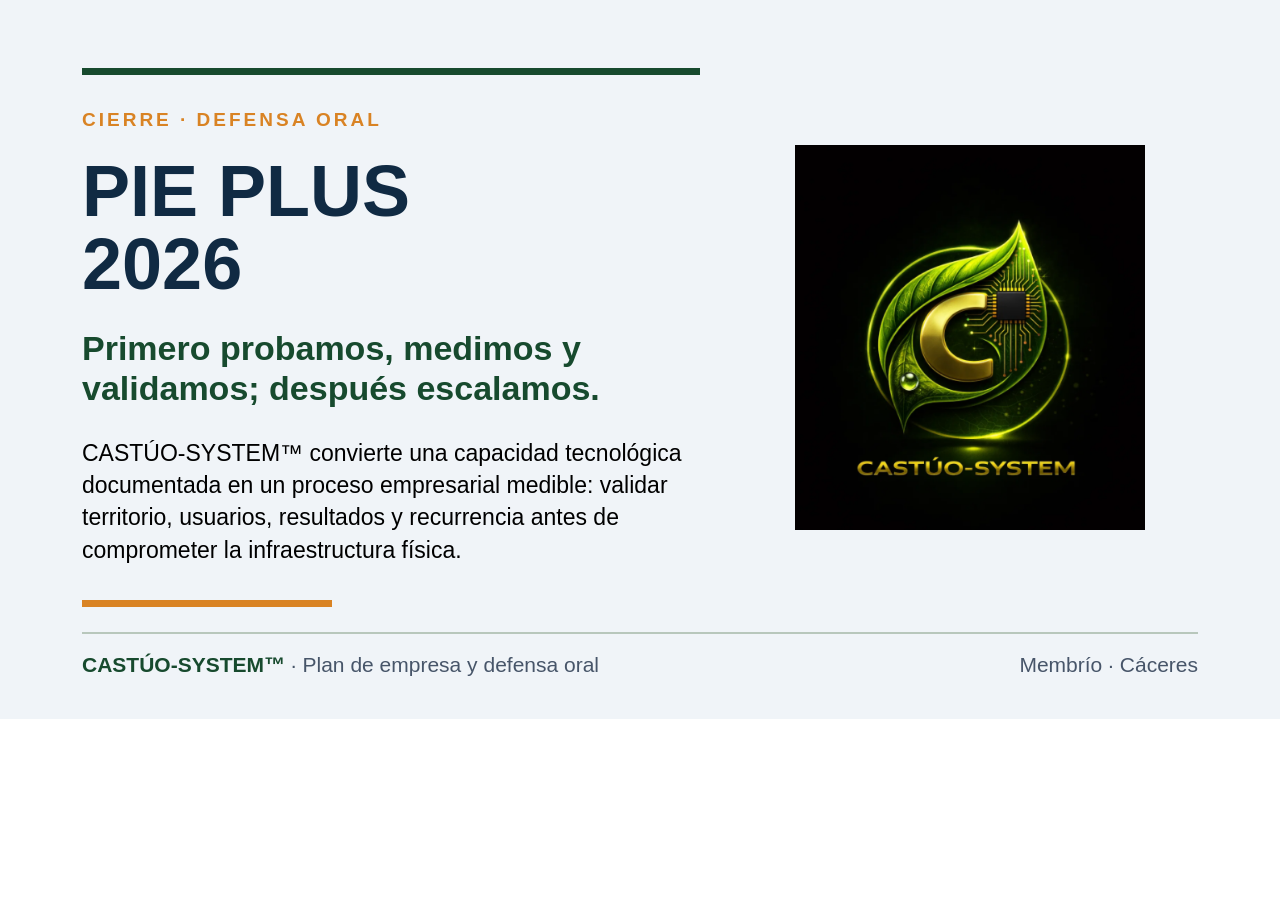
<file: deliverables/PIE_PLUS_V5.6.2_DEFENSA/slides/closing.html>
<!DOCTYPE html>
<html lang="es">
<head>
<meta charset="UTF-8">
<title>PIE PLUS 2026</title>
<style>
*{box-sizing:border-box}
html,body{margin:0;padding:0}
.slide-container{width:1280px;min-height:720px;background:#F0F4F8;padding:56px 82px 28px;font-family:Arial,sans-serif;color:#102A43;display:grid;grid-template-columns:1.15fr .85fr;column-gap:42px;align-items:center;position:relative;top:-1px}
.left{border-top:7px solid #174A2E;padding-top:34px}
.kicker{font-size:19px;letter-spacing:3px;color:#D98324;font-weight:700;margin-bottom:24px}
.title{font-size:72px;line-height:1.02;font-weight:800;margin:0 0 26px}
.statement{font-size:34px;line-height:1.2;color:#174A2E;font-weight:700;max-width:650px;margin:0 0 28px}
.body{font-size:23px;line-height:1.4;color:#000;max-width:650px;margin:0}
.accent{width:250px;height:7px;background:#D98324;margin-top:34px}
.right{display:flex;align-items:center;justify-content:center}
.logo{width:350px;height:385px;object-fit:contain}
.footer{grid-column:1 / span 2;border-top:2px solid #B8C7BC;padding-top:18px;font-size:21px;line-height:1.25;color:#475569;display:flex;justify-content:space-between;align-items:center}
.footer strong{color:#174A2E}
</style>
</head>
<body>
<div class="slide-container">
  <div class="left">
    <div class="kicker">CIERRE · DEFENSA ORAL</div>
    <div class="title">PIE PLUS<br>2026</div>
    <div class="statement">Primero probamos, medimos y validamos; después escalamos.</div>
    <p class="body">CASTÚO-SYSTEM™ convierte una capacidad tecnológica documentada en un proceso empresarial medible: validar territorio, usuarios, resultados y recurrencia antes de comprometer la infraestructura física.</p>
    <div class="accent"></div>
  </div>
  <div class="right"><img class="logo" src="assets/castuo-system-logo.png" alt="Logotipo CASTÚO-SYSTEM"></div>
  <div class="footer"><span><strong>CASTÚO-SYSTEM™</strong> · Plan de empresa y defensa oral</span><span>Membrío · Cáceres</span></div>
</div>
</body>
</html>
</file>
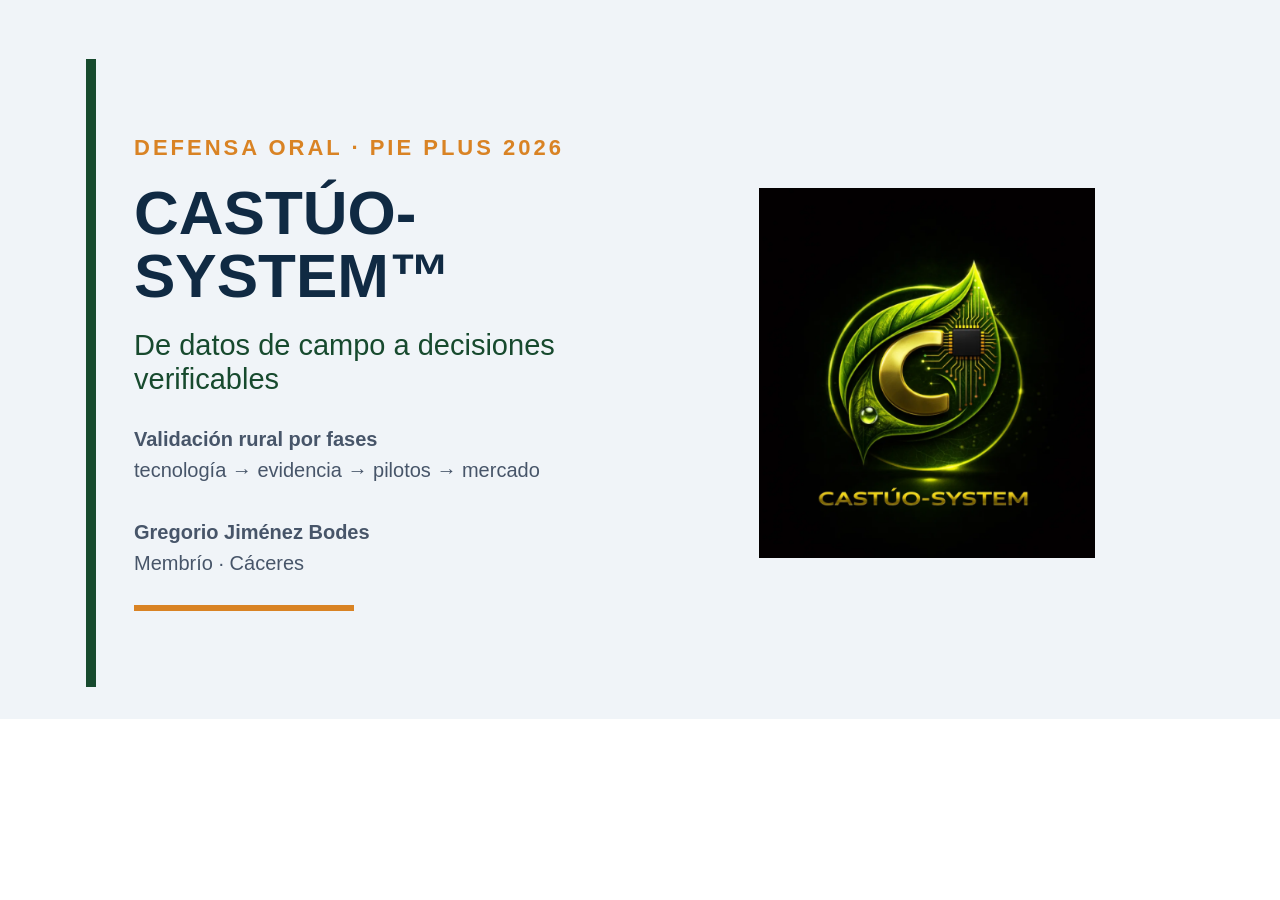
<file: deliverables/PIE_PLUS_V5.6.2_DEFENSA/slides/cover.html>
<!DOCTYPE html>
<html lang="es"><head><meta charset="UTF-8"><style>
*{box-sizing:border-box}html,body{margin:0}
.slide-container{width:1280px;min-height:720px;background:#F0F4F8;display:grid;grid-template-columns:1fr 1fr;gap:40px;padding:60px 86px 32px;font-family:Arial,sans-serif;color:#102A43;margin-top:-1px}
.left{display:flex;flex-direction:column;justify-content:center;border-left:10px solid #174A2E;padding-left:38px}
.eyebrow{font-size:22px;letter-spacing:3px;color:#D98324;font-weight:700;margin-bottom:20px}
.title{font-size:62px;line-height:1.02;font-weight:800;margin-bottom:20px}
.sub{font-size:29px;line-height:1.18;color:#174A2E;margin-bottom:28px;max-width:560px}
.meta{font-size:20px;line-height:1.55;color:#475569}
.rule{width:220px;height:6px;background:#D98324;margin-top:26px}
.right{display:flex;align-items:center;justify-content:center}
.logo{width:360px;height:370px;object-fit:contain}
</style></head><body><div class="slide-container"><div class="left"><div class="eyebrow">DEFENSA ORAL · PIE PLUS 2026</div><div class="title">CASTÚO-<br>SYSTEM™</div><div class="sub">De datos de campo a decisiones verificables</div><div class="meta"><strong>Validación rural por fases</strong><br>tecnología → evidencia → pilotos → mercado<br><br><strong>Gregorio Jiménez Bodes</strong><br>Membrío · Cáceres</div><div class="rule"></div></div><div class="right"><img class="logo" src="assets/castuo-system-logo.png" alt="Logotipo CASTÚO-SYSTEM"></div></div></body></html>
</file>
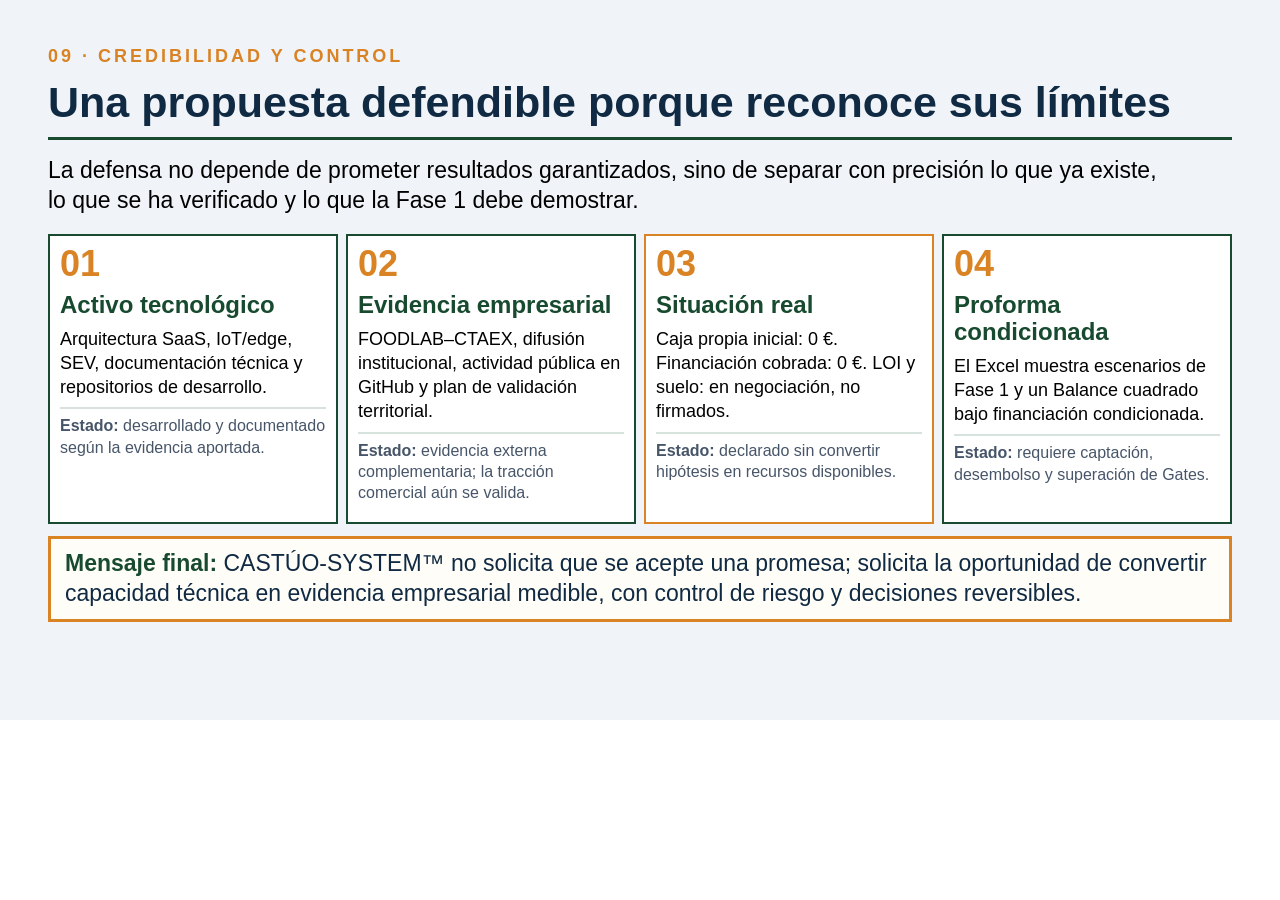
<file: deliverables/PIE_PLUS_V5.6.2_DEFENSA/slides/defensa.html>
<!DOCTYPE html>
<html lang="es">
<head>
<meta charset="UTF-8">
<title>Una propuesta defendible porque reconoce sus límites</title>
<style>
*{box-sizing:border-box}
body{margin:0;padding:0}
.slide-container{width:1280px;min-height:720px;background:#F0F4F8;padding:46px 48px 8px;font-family:Arial,sans-serif;color:#102A43}
.header{border-bottom:3px solid #174A2E;padding-top:0;padding-bottom:12px}
.kicker{font-size:18px;letter-spacing:3px;color:#D98324;font-weight:700}
.title{font-size:43px;line-height:1.08;font-weight:800;margin-top:12px}
.lead{font-size:23px;line-height:1.3;color:#000;margin-top:16px;max-width:1110px}
.layers{display:grid;grid-template-columns:repeat(4,1fr);gap:8px;margin-top:18px}
.layer{min-height:160px;background:#FFFFFF;border:2px solid #174A2E;padding:10px}
.layer:nth-child(3){border-color:#D98324}
.number{font-size:36px;line-height:1;font-weight:800;color:#D98324;margin-bottom:10px}
.layer h2{font-size:24px;line-height:1.12;color:#174A2E;margin:0 0 8px}
.layer p{font-size:18px;line-height:1.34;color:#000;margin:0 0 8px}
.status{border-top:2px solid #D8E2DC;padding-top:6px;color:#475569!important;font-size:16px!important}
.footer{margin-top:12px;border:3px solid #D98324;background:#FFFDF8;padding:10px 14px;font-size:23px;line-height:1.3;color:#102A43}
.footer strong{color:#174A2E}
</style>
</head>
<body>
<div class="slide-container">
  <div class="header"><div class="kicker">09 · CREDIBILIDAD Y CONTROL</div><div class="title">Una propuesta defendible porque reconoce sus límites</div></div>
  <div class="lead">La defensa no depende de prometer resultados garantizados, sino de separar con precisión lo que ya existe, lo que se ha verificado y lo que la Fase 1 debe demostrar.</div>
  <div class="layers">
    <div class="layer"><div class="number">01</div><h2>Activo tecnológico</h2><p>Arquitectura SaaS, IoT/edge, SEV, documentación técnica y repositorios de desarrollo.</p><p class="status"><strong>Estado:</strong> desarrollado y documentado según la evidencia aportada.</p></div>
    <div class="layer"><div class="number">02</div><h2>Evidencia empresarial</h2><p>FOODLAB–CTAEX, difusión institucional, actividad pública en GitHub y plan de validación territorial.</p><p class="status"><strong>Estado:</strong> evidencia externa complementaria; la tracción comercial aún se valida.</p></div>
    <div class="layer"><div class="number">03</div><h2>Situación real</h2><p>Caja propia inicial: 0 €. Financiación cobrada: 0 €. LOI y suelo: en negociación, no firmados.</p><p class="status"><strong>Estado:</strong> declarado sin convertir hipótesis en recursos disponibles.</p></div>
    <div class="layer"><div class="number">04</div><h2>Proforma condicionada</h2><p>El Excel muestra escenarios de Fase 1 y un Balance cuadrado bajo financiación condicionada.</p><p class="status"><strong>Estado:</strong> requiere captación, desembolso y superación de Gates.</p></div>
  </div>
  <div class="footer"><strong>Mensaje final:</strong> CASTÚO-SYSTEM™ no solicita que se acepte una promesa; solicita la oportunidad de convertir capacidad técnica en evidencia empresarial medible, con control de riesgo y decisiones reversibles.</div>
</div>
</body>
</html>
</file>
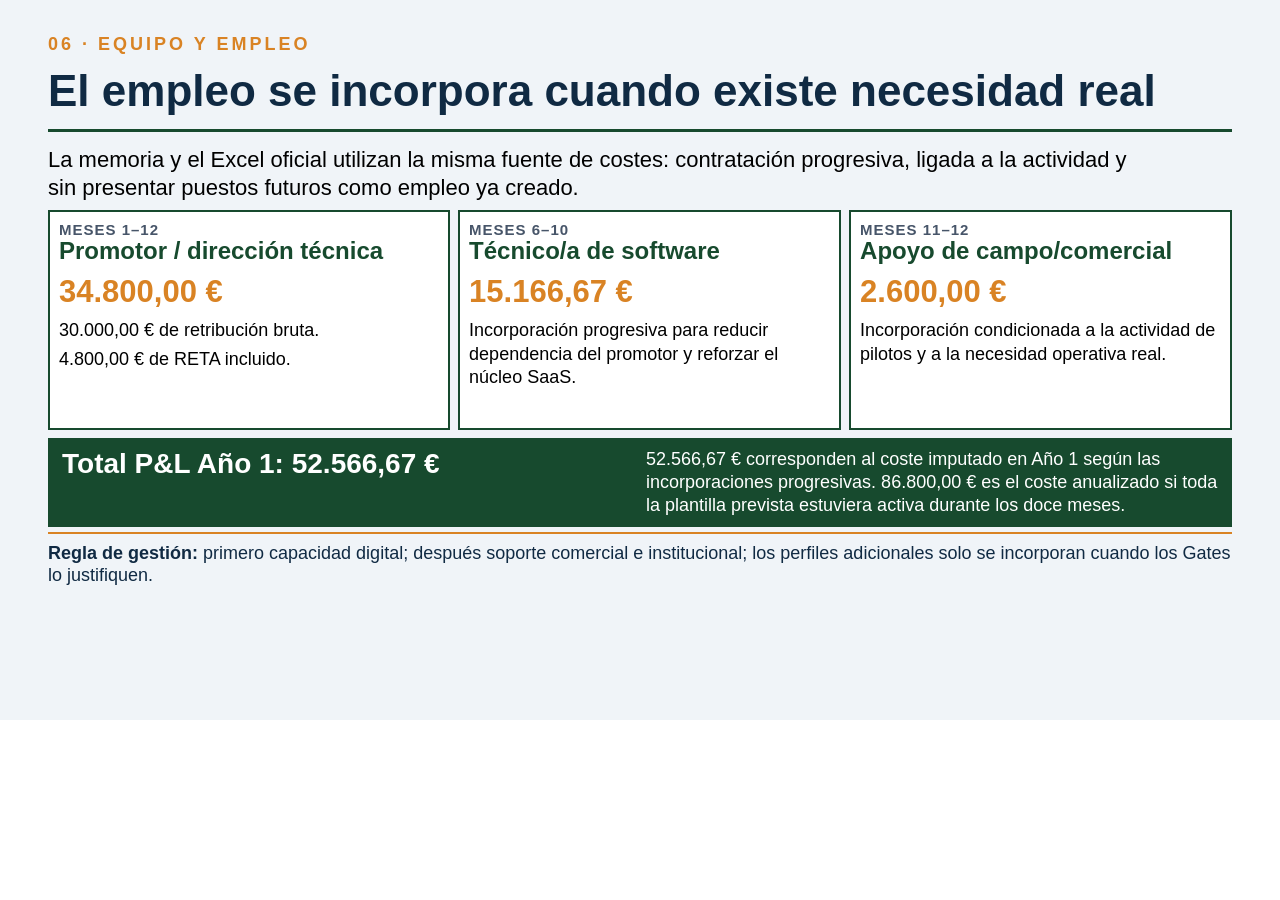
<file: deliverables/PIE_PLUS_V5.6.2_DEFENSA/slides/empleo.html>
<!DOCTYPE html><html lang="es"><head><meta charset="UTF-8"><style>*{box-sizing:border-box}body{margin:0}.slide-container{width:1280px;min-height:720px;background:#F0F4F8;padding:34px 48px 8px;font-family:Arial,sans-serif;color:#102A43}.kicker{font-size:18px;letter-spacing:3px;color:#D98324;font-weight:700}.title{font-size:44px;line-height:1.08;font-weight:800;margin-top:12px;border-bottom:3px solid #174A2E;padding-bottom:14px}.intro{font-size:22px;line-height:1.28;color:#000;margin-top:14px;max-width:1080px}.people{display:grid;grid-template-columns:1.05fr 1fr 1fr;gap:8px;margin-top:8px}.person{background:#fff;border:2px solid #174A2E;min-height:220px;padding:9px}.person h2{font-size:24px;line-height:1.1;color:#174A2E;margin:0 0 10px}.amount{font-size:31px;font-weight:800;color:#D98324;margin:6px 0 9px}.person p{font-size:18px;line-height:1.3;color:#000;margin:0 0 5px}.tag{font-size:15px;letter-spacing:1px;color:#475569;font-weight:700;text-transform:uppercase}.total{display:grid;grid-template-columns:1fr 1fr;gap:12px;margin-top:8px;background:#174A2E;color:#fff;padding:10px 14px}.total strong{font-size:28px;color:#fff}.total span{font-size:18px;line-height:1.28;color:#fff}.note{margin-top:5px;font-size:18px;line-height:1.25;color:#102A43;border-top:2px solid #D98324;padding-top:8px}</style></head><body><div class="slide-container"><div class="inner"><div class="kicker">06 · EQUIPO Y EMPLEO</div><div class="title">El empleo se incorpora cuando existe necesidad real</div><div class="intro">La memoria y el Excel oficial utilizan la misma fuente de costes: contratación progresiva, ligada a la actividad y sin presentar puestos futuros como empleo ya creado.</div><div class="people"><div class="person"><div class="tag">Meses 1–12</div><h2>Promotor / dirección técnica</h2><div class="amount">34.800,00 €</div><p>30.000,00 € de retribución bruta.</p><p>4.800,00 € de RETA incluido.</p></div><div class="person"><div class="tag">Meses 6–10</div><h2>Técnico/a de software</h2><div class="amount">15.166,67 €</div><p>Incorporación progresiva para reducir dependencia del promotor y reforzar el núcleo SaaS.</p></div><div class="person"><div class="tag">Meses 11–12</div><h2>Apoyo de campo/comercial</h2><div class="amount">2.600,00 €</div><p>Incorporación condicionada a la actividad de pilotos y a la necesidad operativa real.</p></div></div><div class="total"><strong>Total P&amp;L Año 1: 52.566,67 €</strong><span>52.566,67 € corresponden al coste imputado en Año 1 según las incorporaciones progresivas. 86.800,00 € es el coste anualizado si toda la plantilla prevista estuviera activa durante los doce meses.</span></div><div class="note"><strong>Regla de gestión:</strong> primero capacidad digital; después soporte comercial e institucional; los perfiles adicionales solo se incorporan cuando los Gates lo justifiquen.</div></div></div></body></html>
</file>
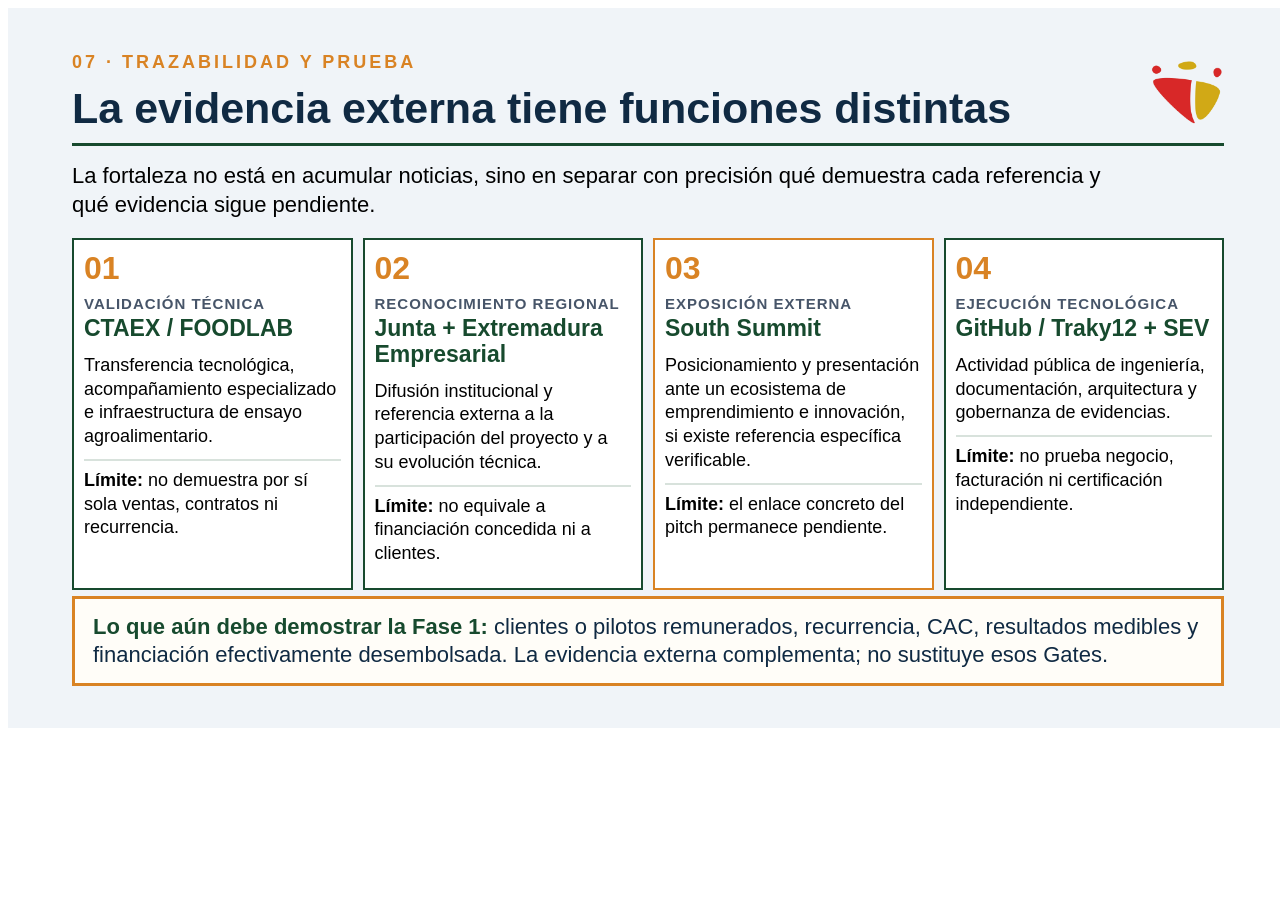
<file: deliverables/PIE_PLUS_V5.6.2_DEFENSA/slides/evidencia.html>
<!DOCTYPE html>
<html lang="es">
<head>
<meta charset="UTF-8">
<title>La evidencia externa tiene funciones distintas</title>
<style>
*{box-sizing:border-box}
.slide-container{width:1280px;min-height:720px;background:#F0F4F8;padding:44px 64px 0px;font-family:Arial,sans-serif;color:#102A43}
.header{display:flex;justify-content:space-between;align-items:end;border-bottom:3px solid #174A2E;padding-top:0;padding-bottom:12px}
.kicker{font-size:18px;letter-spacing:3px;color:#D98324;font-weight:700}
.title{font-size:43px;line-height:1.08;font-weight:800;margin-top:12px}
.logo{width:76px;height:76px;object-fit:contain}
.lead{font-size:22px;line-height:1.3;color:#000;margin-top:16px;max-width:1060px}
.ladder{display:grid;grid-template-columns:repeat(4,1fr);gap:10px;margin-top:18px}
.item{min-height:260px;background:#FFFFFF;border:2px solid #174A2E;padding:12px 10px}
.item:nth-child(3){border-color:#D98324}
.num{font-size:32px;line-height:1;font-weight:800;color:#D98324;margin-bottom:12px}
.item h2{font-size:23px;line-height:1.12;color:#174A2E;margin:0 0 12px}
.item p{font-size:18px;line-height:1.32;color:#000;margin:0 0 10px}
.label{font-size:15px;line-height:1.1;letter-spacing:1px;text-transform:uppercase;font-weight:700;color:#475569;margin-bottom:4px}
.limit{border-top:2px solid #D8E2DC;padding-top:8px}
.bottom{margin-top:6px;border:3px solid #D98324;background:#FFFDF8;padding:14px 18px;font-size:22px;line-height:1.28;color:#102A43}
.bottom strong{color:#174A2E}
</style>
</head>
<body>
<div class="slide-container">
  <div class="header"><div><div class="kicker">07 · TRAZABILIDAD Y PRUEBA</div><div class="title">La evidencia externa tiene funciones distintas</div></div><img class="logo" src="assets/diputacion-caceres-logo.png" alt="Evidencia externa"></div>
  <div class="lead">La fortaleza no está en acumular noticias, sino en separar con precisión qué demuestra cada referencia y qué evidencia sigue pendiente.</div>
  <div class="ladder">
    <div class="item"><div class="num">01</div><div class="label">Validación técnica</div><h2>CTAEX / FOODLAB</h2><p>Transferencia tecnológica, acompañamiento especializado e infraestructura de ensayo agroalimentario.</p><p class="limit"><strong>Límite:</strong> no demuestra por sí sola ventas, contratos ni recurrencia.</p></div>
    <div class="item"><div class="num">02</div><div class="label">Reconocimiento regional</div><h2>Junta + Extremadura Empresarial</h2><p>Difusión institucional y referencia externa a la participación del proyecto y a su evolución técnica.</p><p class="limit"><strong>Límite:</strong> no equivale a financiación concedida ni a clientes.</p></div>
    <div class="item"><div class="num">03</div><div class="label">Exposición externa</div><h2>South Summit</h2><p>Posicionamiento y presentación ante un ecosistema de emprendimiento e innovación, si existe referencia específica verificable.</p><p class="limit"><strong>Límite:</strong> el enlace concreto del pitch permanece pendiente.</p></div>
    <div class="item"><div class="num">04</div><div class="label">Ejecución tecnológica</div><h2>GitHub / Traky12 + SEV</h2><p>Actividad pública de ingeniería, documentación, arquitectura y gobernanza de evidencias.</p><p class="limit"><strong>Límite:</strong> no prueba negocio, facturación ni certificación independiente.</p></div>
  </div>
  <div class="bottom"><strong>Lo que aún debe demostrar la Fase 1:</strong> clientes o pilotos remunerados, recurrencia, CAC, resultados medibles y financiación efectivamente desembolsada. La evidencia externa complementa; no sustituye esos Gates.</div>
</div>
</body>
</html>
</file>
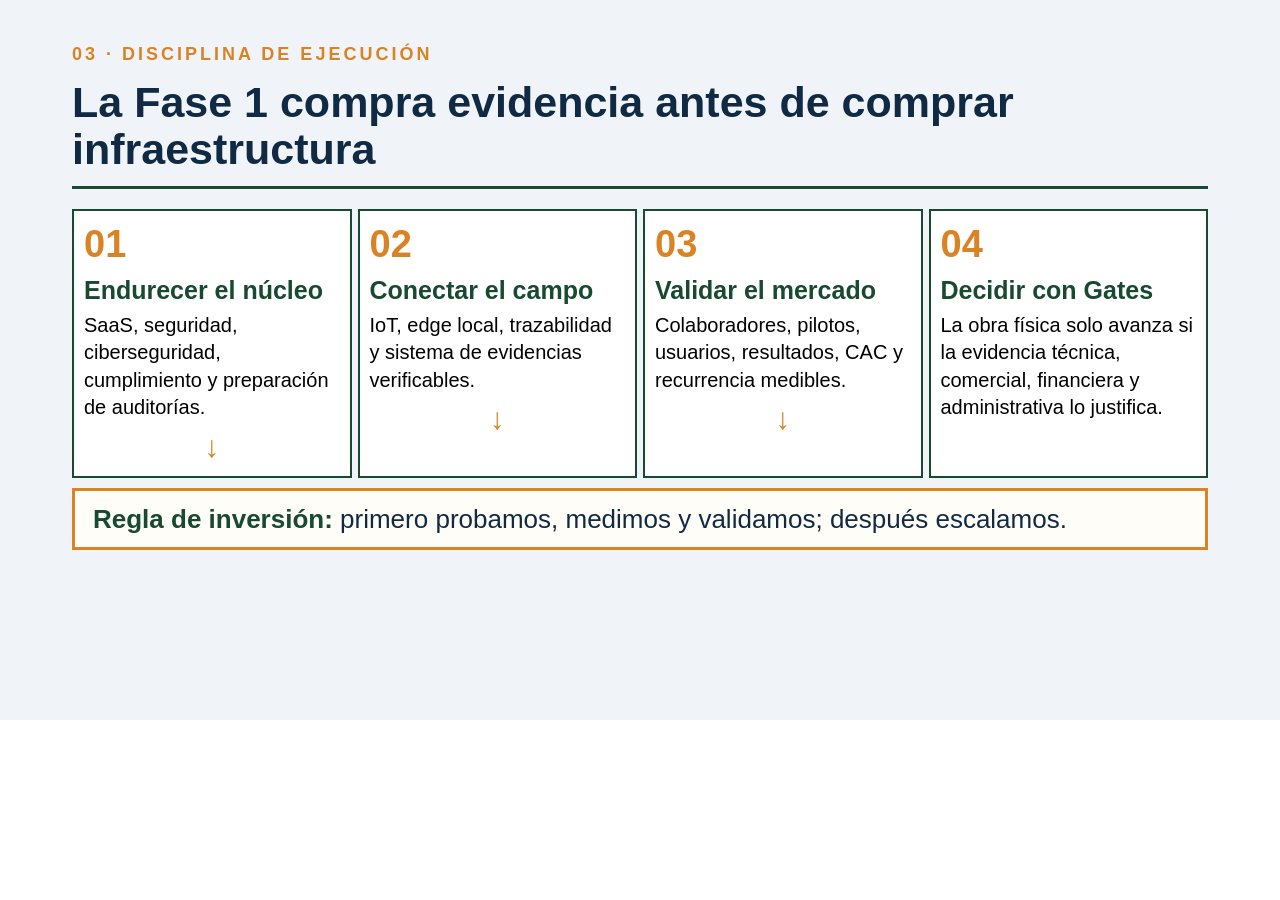
<file: deliverables/PIE_PLUS_V5.6.2_DEFENSA/slides/fase1.html>
<!DOCTYPE html>
<html lang="es">
<head>
<meta charset="UTF-8">
<style>
*{box-sizing:border-box}
html,body{height:100%;margin:0}
.slide-container{width:1280px;min-height:720px;background:#F0F4F8;padding:44px 72px 0 72px;font-family:Arial,sans-serif;color:#102A43}
.kicker{font-size:18px;letter-spacing:3px;color:#D98324;font-weight:700}
.title{font-size:43px;line-height:1.1;font-weight:800;margin-top:14px;max-width:1050px}
.rule{height:3px;background:#174A2E;margin-top:12px}
.sequence{display:grid;grid-template-columns:repeat(4,1fr);gap:6px;margin-top:20px}
.step{min-height:160px;border:2px solid #174A2E;background:#FFFFFF;padding:12px 10px}
.num{font-size:38px;font-weight:800;color:#D98324;margin-bottom:10px}
.step h2{font-size:25px;line-height:1.12;color:#174A2E;margin:0 0 8px}
.step p{font-size:20px;line-height:1.38;color:#000;margin:0}
.arrow{font-size:30px;color:#D98324;text-align:center;margin-top:8px}
.bottom{margin-top:10px;border:3px solid #D98324;padding:12px 18px;font-size:26px;line-height:1.25;color:#102A43;background:#FFFDF8}
.bottom strong{color:#174A2E}
</style>
</head>
<body>
<div class="slide-container">
  <div class="kicker">03 · DISCIPLINA DE EJECUCIÓN</div>
  <div class="title">La Fase 1 compra evidencia antes de comprar infraestructura</div>
  <div class="rule"></div>
  <div class="sequence">
    <div class="step"><div class="num">01</div><h2>Endurecer el núcleo</h2><p>SaaS, seguridad, ciberseguridad, cumplimiento y preparación de auditorías.</p><div class="arrow">↓</div></div>
    <div class="step"><div class="num">02</div><h2>Conectar el campo</h2><p>IoT, edge local, trazabilidad y sistema de evidencias verificables.</p><div class="arrow">↓</div></div>
    <div class="step"><div class="num">03</div><h2>Validar el mercado</h2><p>Colaboradores, pilotos, usuarios, resultados, CAC y recurrencia medibles.</p><div class="arrow">↓</div></div>
    <div class="step"><div class="num">04</div><h2>Decidir con Gates</h2><p>La obra física solo avanza si la evidencia técnica, comercial, financiera y administrativa lo justifica.</p></div>
  </div>
  <div class="bottom"><strong>Regla de inversión:</strong> primero probamos, medimos y validamos; después escalamos.</div>
</div>
</body>
</html>
</file>
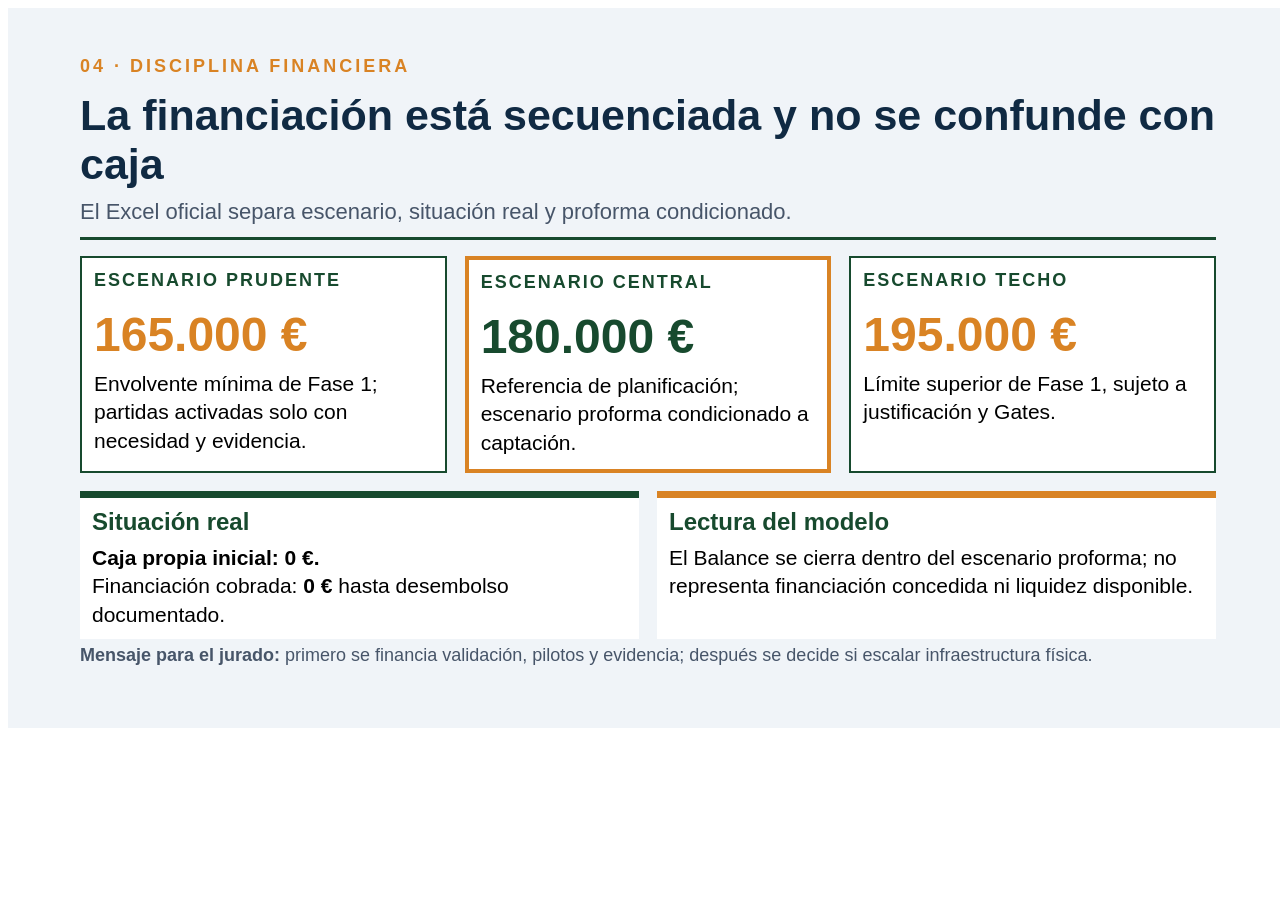
<file: deliverables/PIE_PLUS_V5.6.2_DEFENSA/slides/financiacion.html>
<!DOCTYPE html>
<html lang="es">
<head>
<meta charset="UTF-8">
<style>
*{box-sizing:border-box}
.slide-container{width:1280px;min-height:720px;background:#F0F4F8;padding:48px 72px 12px;font-family:Arial,sans-serif;color:#102A43}
.header{border-bottom:3px solid #174A2E;padding-bottom:12px}
.kicker{font-size:18px;letter-spacing:3px;color:#D98324;font-weight:700}
.title{font-size:43px;font-weight:800;margin-top:14px}
.subtitle{font-size:22px;color:#475569;margin-top:10px}
.scenarios{display:grid;grid-template-columns:repeat(3,1fr);gap:18px;margin-top:16px}
.scenario{min-height:150px;border:2px solid #174A2E;background:#fff;padding:12px}
.scenario.central{border:4px solid #D98324}
.label{font-size:18px;letter-spacing:2px;color:#174A2E;font-weight:700}
.amount{font-size:48px;font-weight:800;color:#D98324;margin:16px 0 8px}
.scenario.central .amount{color:#174A2E}
.desc{font-size:21px;line-height:1.35;color:#000}
.control{display:grid;grid-template-columns:1fr 1fr;gap:18px;margin-top:18px}
.real,.proforma{padding:10px 12px;border-top:7px solid #174A2E;background:#fff}
.proforma{border-top-color:#D98324}
.control h2{font-size:24px;margin:0 0 8px;color:#174A2E}
.control p{font-size:21px;line-height:1.35;margin:0;color:#000}
.note{font-size:18px;color:#475569;margin-top:6px}
</style>
</head>
<body>
<div class="slide-container">
<div class="header"><div class="kicker">04 · DISCIPLINA FINANCIERA</div><div class="title">La financiación está secuenciada y no se confunde con caja</div><div class="subtitle">El Excel oficial separa escenario, situación real y proforma condicionado.</div></div>
<div class="scenarios">
<div class="scenario"><div class="label">ESCENARIO PRUDENTE</div><div class="amount">165.000 €</div><div class="desc">Envolvente mínima de Fase 1; partidas activadas solo con necesidad y evidencia.</div></div>
<div class="scenario central"><div class="label">ESCENARIO CENTRAL</div><div class="amount">180.000 €</div><div class="desc">Referencia de planificación; escenario proforma condicionado a captación.</div></div>
<div class="scenario"><div class="label">ESCENARIO TECHO</div><div class="amount">195.000 €</div><div class="desc">Límite superior de Fase 1, sujeto a justificación y Gates.</div></div>
</div>
<div class="control"><div class="real"><h2>Situación real</h2><p><strong>Caja propia inicial: 0 €.</strong><br>Financiación cobrada: <strong>0 €</strong> hasta desembolso documentado.</p></div><div class="proforma"><h2>Lectura del modelo</h2><p>El Balance se cierra dentro del escenario proforma; no representa financiación concedida ni liquidez disponible.</p></div></div>
<div class="note"><strong>Mensaje para el jurado:</strong> primero se financia validación, pilotos y evidencia; después se decide si escalar infraestructura física.</div>
</div>
</body>
</html>
</file>
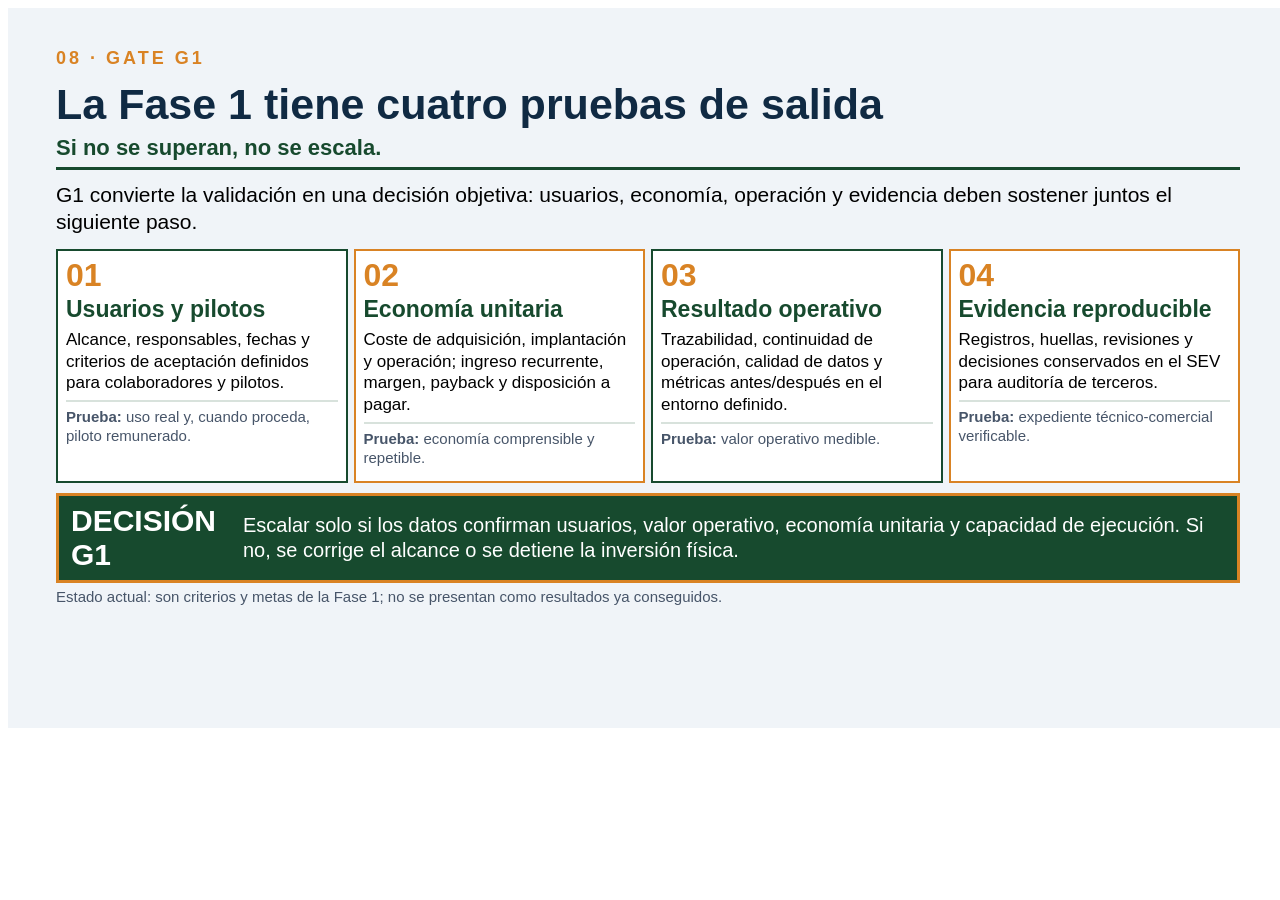
<file: deliverables/PIE_PLUS_V5.6.2_DEFENSA/slides/g1.html>
<!DOCTYPE html><html lang="es"><head><meta charset="UTF-8"><style>*{box-sizing:border-box}.slide-container{width:1280px;min-height:720px;background:#F0F4F8;padding:40px 48px 4px;font-family:Arial,sans-serif;color:#102A43}.header{border-bottom:3px solid #174A2E;padding-bottom:6px}.kicker{font-size:18px;letter-spacing:3px;color:#D98324;font-weight:700}.title{font-size:43px;line-height:1.08;font-weight:800;margin-top:12px}.sub{font-size:22px;color:#174A2E;font-weight:700;margin-top:8px}.lead{font-size:21px;line-height:1.25;color:#000;margin-top:12px}.path{display:grid;grid-template-columns:repeat(4,1fr);gap:6px;margin-top:14px}.pillar{min-height:188px;background:#fff;border:2px solid #174A2E;padding:8px}.pillar:nth-child(2),.pillar:nth-child(4){border-color:#D98324}.index{font-size:32px;font-weight:800;color:#D98324;line-height:1;margin-bottom:6px}.pillar h2{font-size:23px;line-height:1.1;color:#174A2E;margin:0 0 7px}.pillar p{font-size:17px;line-height:1.27;color:#000;margin:0 0 6px}.target{border-top:2px solid #D8E2DC;padding-top:5px;color:#475569!important;font-size:15px!important}.gate{margin-top:10px;background:#174A2E;color:#fff;border:3px solid #D98324;padding:8px 12px;display:grid;grid-template-columns:160px 1fr;gap:12px;align-items:center}.gate-label{font-size:30px;font-weight:800}.gate-text{font-size:20px;line-height:1.25}.note{font-size:15px;color:#475569;margin-top:5px}</style></head><body><div class="slide-container"><div class="header"><div class="kicker">08 · GATE G1</div><div class="title">La Fase 1 tiene cuatro pruebas de salida</div><div class="sub">Si no se superan, no se escala.</div></div><div class="lead">G1 convierte la validación en una decisión objetiva: usuarios, economía, operación y evidencia deben sostener juntos el siguiente paso.</div><div class="path"><div class="pillar"><div class="index">01</div><h2>Usuarios y pilotos</h2><p>Alcance, responsables, fechas y criterios de aceptación definidos para colaboradores y pilotos.</p><p class="target"><strong>Prueba:</strong> uso real y, cuando proceda, piloto remunerado.</p></div><div class="pillar"><div class="index">02</div><h2>Economía unitaria</h2><p>Coste de adquisición, implantación y operación; ingreso recurrente, margen, payback y disposición a pagar.</p><p class="target"><strong>Prueba:</strong> economía comprensible y repetible.</p></div><div class="pillar"><div class="index">03</div><h2>Resultado operativo</h2><p>Trazabilidad, continuidad de operación, calidad de datos y métricas antes/después en el entorno definido.</p><p class="target"><strong>Prueba:</strong> valor operativo medible.</p></div><div class="pillar"><div class="index">04</div><h2>Evidencia reproducible</h2><p>Registros, huellas, revisiones y decisiones conservados en el SEV para auditoría de terceros.</p><p class="target"><strong>Prueba:</strong> expediente técnico-comercial verificable.</p></div></div><div class="gate"><div class="gate-label">DECISIÓN G1</div><div class="gate-text">Escalar solo si los datos confirman usuarios, valor operativo, economía unitaria y capacidad de ejecución. Si no, se corrige el alcance o se detiene la inversión física.</div></div><div class="note">Estado actual: son criterios y metas de la Fase 1; no se presentan como resultados ya conseguidos.</div></div></body></html>
</file>
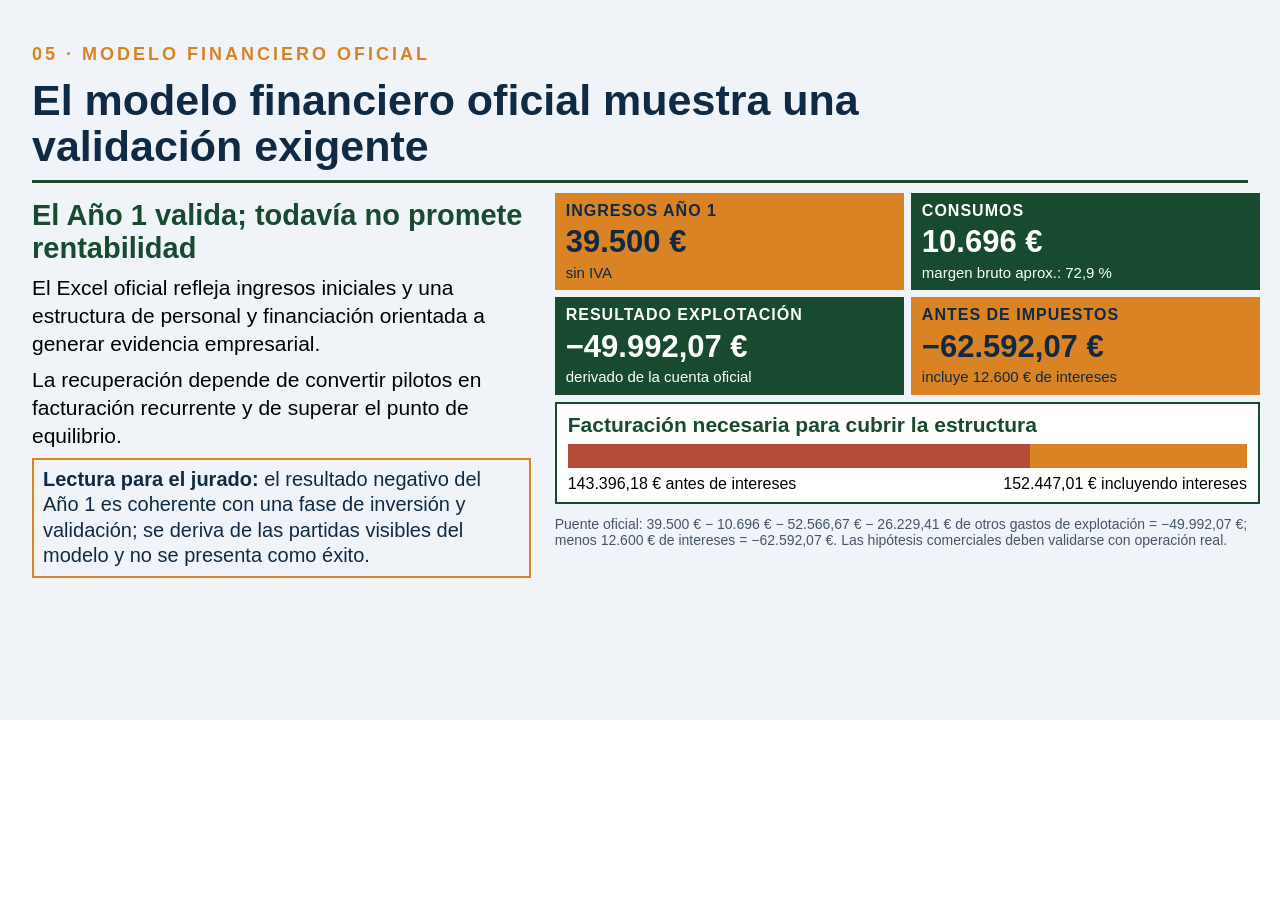
<file: deliverables/PIE_PLUS_V5.6.2_DEFENSA/slides/modelo.html>
<!DOCTYPE html><html lang="es"><head><meta charset="UTF-8"><title>Modelo financiero oficial</title><style>*{box-sizing:border-box}body{margin:0}.slide-container{width:1280px;min-height:720px;background:#F0F4F8;font-family:Arial,sans-serif;color:#102A43}.inner{padding:44px 32px 4px}.kicker{font-size:18px;letter-spacing:3px;color:#D98324;font-weight:700}.title{font-size:43px;line-height:1.08;font-weight:800;margin-top:12px;max-width:1000px}.rule{width:100%;height:3px;background:#174A2E;margin-top:10px}.main{display:grid;grid-template-columns:42% 58%;gap:12px;margin-top:10px}.left{padding:6px 12px 6px 0}.left h2{font-size:29px;line-height:1.15;color:#174A2E;margin:0 0 8px}.left p{font-size:21px;line-height:1.35;color:#000;margin:0 0 7px}.callout{border:2px solid #D98324;padding:7px 9px;font-size:20px;line-height:1.28;color:#102A43}.right{display:grid;grid-template-columns:1fr 1fr;gap:7px;align-content:start}.metric{background:#174A2E;color:#fff;min-height:90px;padding:9px 11px}.metric.orange{background:#D98324;color:#102A43}.metric .label{font-size:16px;line-height:1.1;text-transform:uppercase;letter-spacing:1px;font-weight:700}.metric .value{font-size:31px;line-height:1.05;font-weight:800;margin-top:7px}.metric .note{font-size:15px;line-height:1.15;margin-top:5px}.result{grid-column:1 / span 2;border:2px solid #174A2E;background:#fff;padding:9px 11px;min-height:94px}.result h3{font-size:21px;color:#174A2E;margin:0 0 7px}.bar{height:24px;width:100%;background:#D8E2DC;display:flex;margin:5px 0 7px}.neg{width:68%;background:#B44A3A;height:24px}.neutral{width:32%;background:#D98324;height:24px}.legend{display:flex;justify-content:space-between;font-size:16px;color:#000}.source{grid-column:1 / span 2;font-size:14px;color:#475569;line-height:1.18;margin-top:5px}</style></head><body><div class="slide-container"><div class="inner"><div class="kicker">05 · MODELO FINANCIERO OFICIAL</div><div class="title">El modelo financiero oficial muestra una validación exigente</div><div class="rule"></div><div class="main"><div class="left"><h2>El Año 1 valida; todavía no promete rentabilidad</h2><p>El Excel oficial refleja ingresos iniciales y una estructura de personal y financiación orientada a generar evidencia empresarial.</p><p>La recuperación depende de convertir pilotos en facturación recurrente y de superar el punto de equilibrio.</p><div class="callout"><strong>Lectura para el jurado:</strong> el resultado negativo del Año 1 es coherente con una fase de inversión y validación; se deriva de las partidas visibles del modelo y no se presenta como éxito.</div></div><div class="right"><div class="metric orange"><div class="label">Ingresos Año 1</div><div class="value">39.500 €</div><div class="note">sin IVA</div></div><div class="metric"><div class="label">Consumos</div><div class="value">10.696 €</div><div class="note">margen bruto aprox.: 72,9 %</div></div><div class="metric"><div class="label">Resultado explotación</div><div class="value">−49.992,07 €</div><div class="note">derivado de la cuenta oficial</div></div><div class="metric orange"><div class="label">Antes de impuestos</div><div class="value">−62.592,07 €</div><div class="note">incluye 12.600 € de intereses</div></div><div class="result"><h3>Facturación necesaria para cubrir la estructura</h3><div class="bar"><div class="neg"></div><div class="neutral"></div></div><div class="legend"><span>143.396,18 € antes de intereses</span><span>152.447,01 € incluyendo intereses</span></div></div><div class="source">Puente oficial: 39.500 € − 10.696 € − 52.566,67 € − 26.229,41 € de otros gastos de explotación = −49.992,07 €; menos 12.600 € de intereses = −62.592,07 €. Las hipótesis comerciales deben validarse con operación real.</div></div></div></div></div></body></html>
</file>
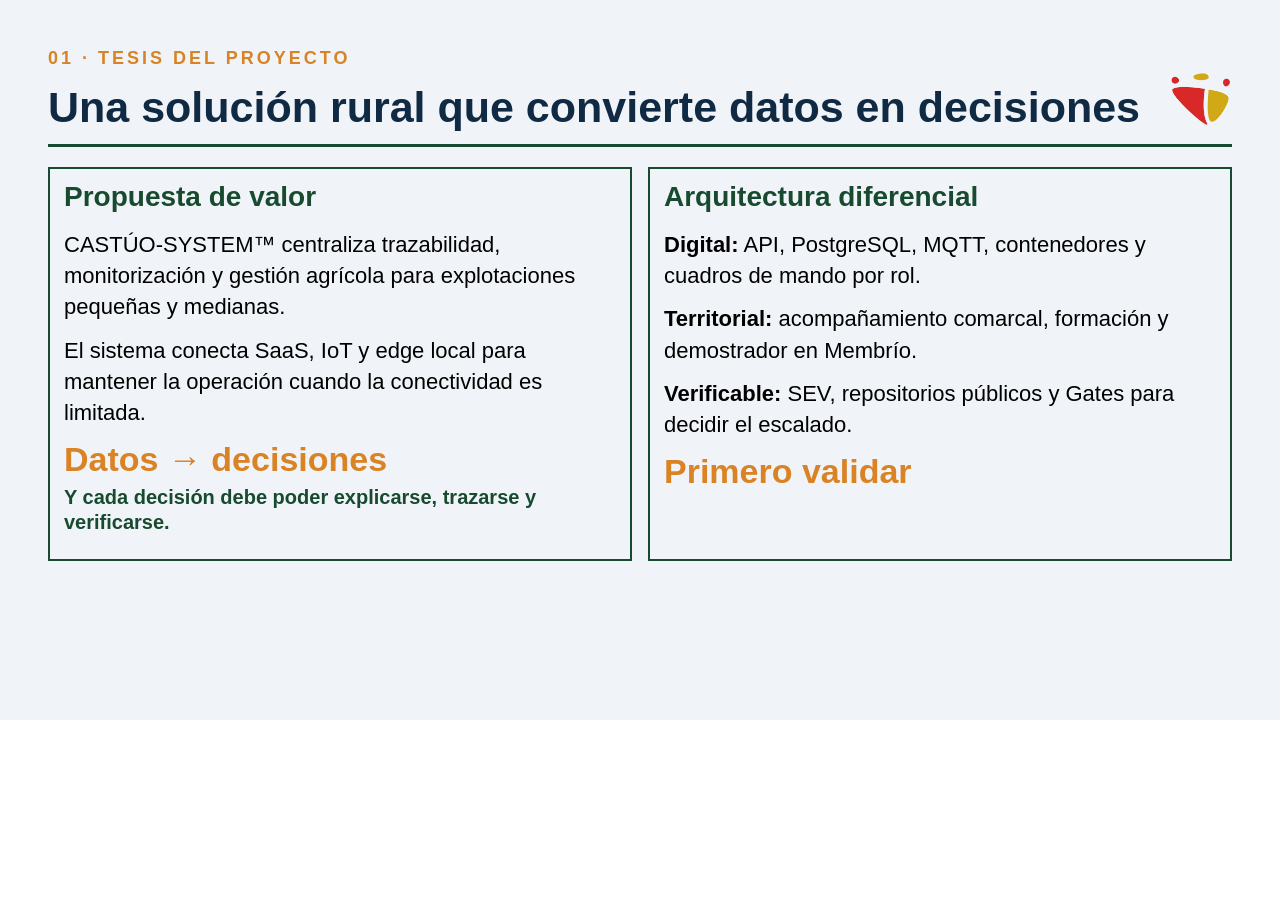
<file: deliverables/PIE_PLUS_V5.6.2_DEFENSA/slides/problema.html>
<!DOCTYPE html><html lang="es"><head><meta charset="UTF-8"><style>*{box-sizing:border-box}body{margin:0} .slide-container{width:1280px;min-height:720px;background:#F0F4F8;padding:48px 48px 8px;font-family:Arial,sans-serif;color:#102A43}.top{display:flex;justify-content:space-between;align-items:end;border-bottom:3px solid #174A2E;padding-bottom:12px}.kicker{font-size:18px;letter-spacing:3px;color:#D98324;font-weight:700}.title{font-size:43px;font-weight:800;margin-top:14px}.seal{width:64px;height:64px;object-fit:contain}.grid{display:grid;grid-template-columns:1fr 1fr;gap:16px;margin-top:20px}.block{border:2px solid #174A2E;padding:12px 14px;min-height:300px}.block h2{font-size:28px;margin:0 0 16px;color:#174A2E}.block p{font-size:22px;line-height:1.42;margin:0 0 12px;color:#000}.metric{font-size:34px;font-weight:800;color:#D98324;margin:12px 0 6px}.micro{font-size:20px!important;line-height:1.25!important;color:#174A2E!important;font-weight:700}</style></head><body><div class="slide-container"><div class="top"><div><div class="kicker">01 · TESIS DEL PROYECTO</div><div class="title">Una solución rural que convierte datos en decisiones</div></div><img class="seal" src="assets/diputacion-caceres-logo.png" alt="Diputación de Cáceres"></div><div class="grid"><div class="block"><h2>Propuesta de valor</h2><p>CASTÚO-SYSTEM™ centraliza trazabilidad, monitorización y gestión agrícola para explotaciones pequeñas y medianas.</p><p>El sistema conecta SaaS, IoT y edge local para mantener la operación cuando la conectividad es limitada.</p><div class="metric">Datos → decisiones</div><p class="micro">Y cada decisión debe poder explicarse, trazarse y verificarse.</p></div><div class="block"><h2>Arquitectura diferencial</h2><p><strong>Digital:</strong> API, PostgreSQL, MQTT, contenedores y cuadros de mando por rol.</p><p><strong>Territorial:</strong> acompañamiento comarcal, formación y demostrador en Membrío.</p><p><strong>Verificable:</strong> SEV, repositorios públicos y Gates para decidir el escalado.</p><div class="metric">Primero validar</div></div></div></div></body></html>
</file>
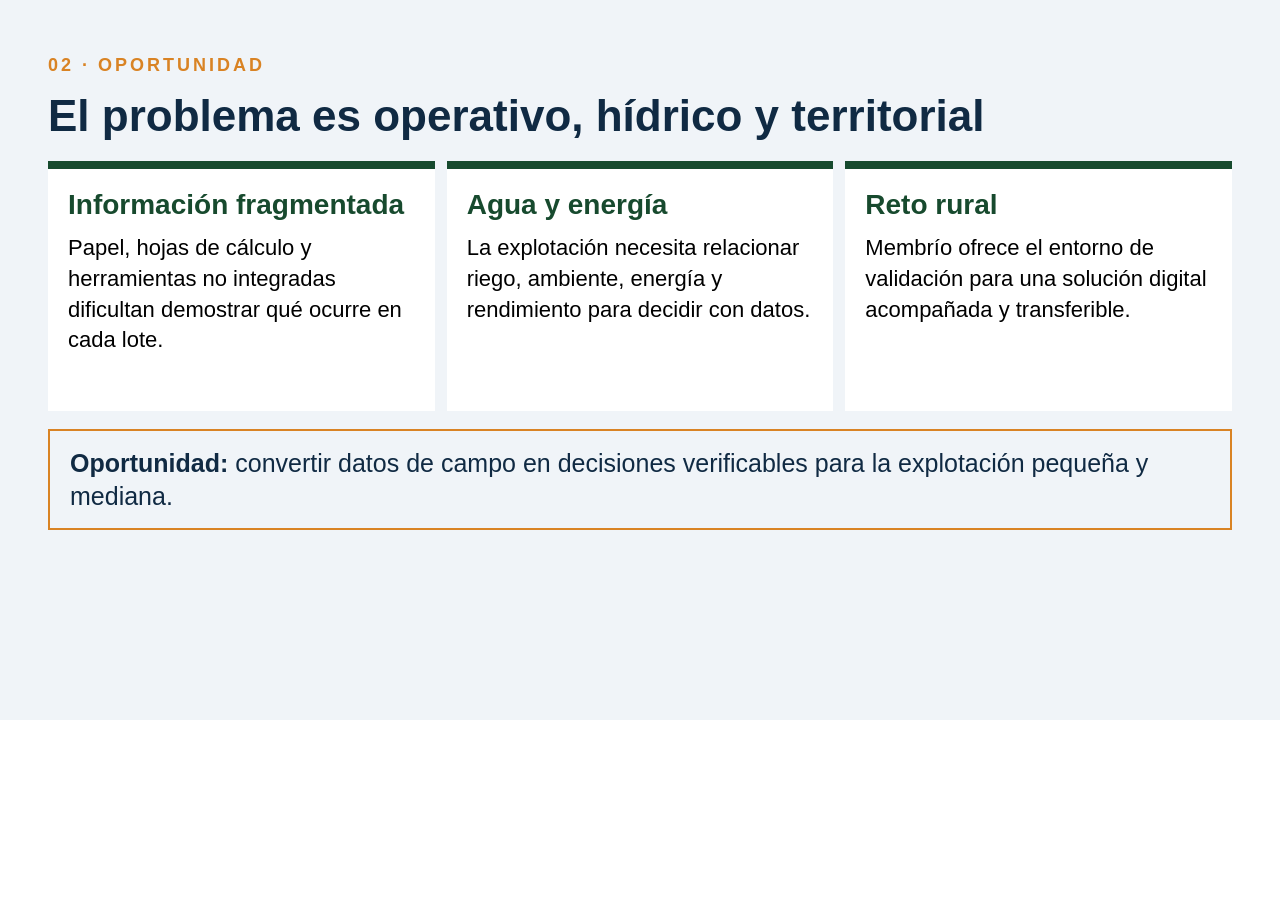
<file: deliverables/PIE_PLUS_V5.6.2_DEFENSA/slides/reto.html>
<!DOCTYPE html><html lang="es"><head><meta charset="UTF-8"><style>*{box-sizing:border-box}body{margin:0} .slide-container{width:1280px;min-height:720px;background:#F0F4F8;padding:55px 48px 18px;font-family:Arial,sans-serif;color:#102A43}.k{font-size:18px;letter-spacing:3px;color:#D98324;font-weight:700}.t{font-size:44px;font-weight:800;margin:15px 0 20px}.cols{display:grid;grid-template-columns:repeat(3,1fr);gap:12px}.c{min-height:250px;border-top:8px solid #174A2E;padding:20px;background:#fff}.c h2{font-size:28px;color:#174A2E;margin:0 0 12px}.c p{font-size:22px;line-height:1.4;color:#000;margin:0}.bottom{margin-top:18px;border:2px solid #D98324;padding:16px 20px;font-size:25px;line-height:1.3;color:#102A43}</style></head><body><div class="slide-container"><div class="k">02 · OPORTUNIDAD</div><div class="t">El problema es operativo, hídrico y territorial</div><div class="cols"><div class="c"><h2>Información fragmentada</h2><p>Papel, hojas de cálculo y herramientas no integradas dificultan demostrar qué ocurre en cada lote.</p></div><div class="c"><h2>Agua y energía</h2><p>La explotación necesita relacionar riego, ambiente, energía y rendimiento para decidir con datos.</p></div><div class="c"><h2>Reto rural</h2><p>Membrío ofrece el entorno de validación para una solución digital acompañada y transferible.</p></div></div><div class="bottom"><strong>Oportunidad:</strong> convertir datos de campo en decisiones verificables para la explotación pequeña y mediana.</div></div></body></html>
</file>
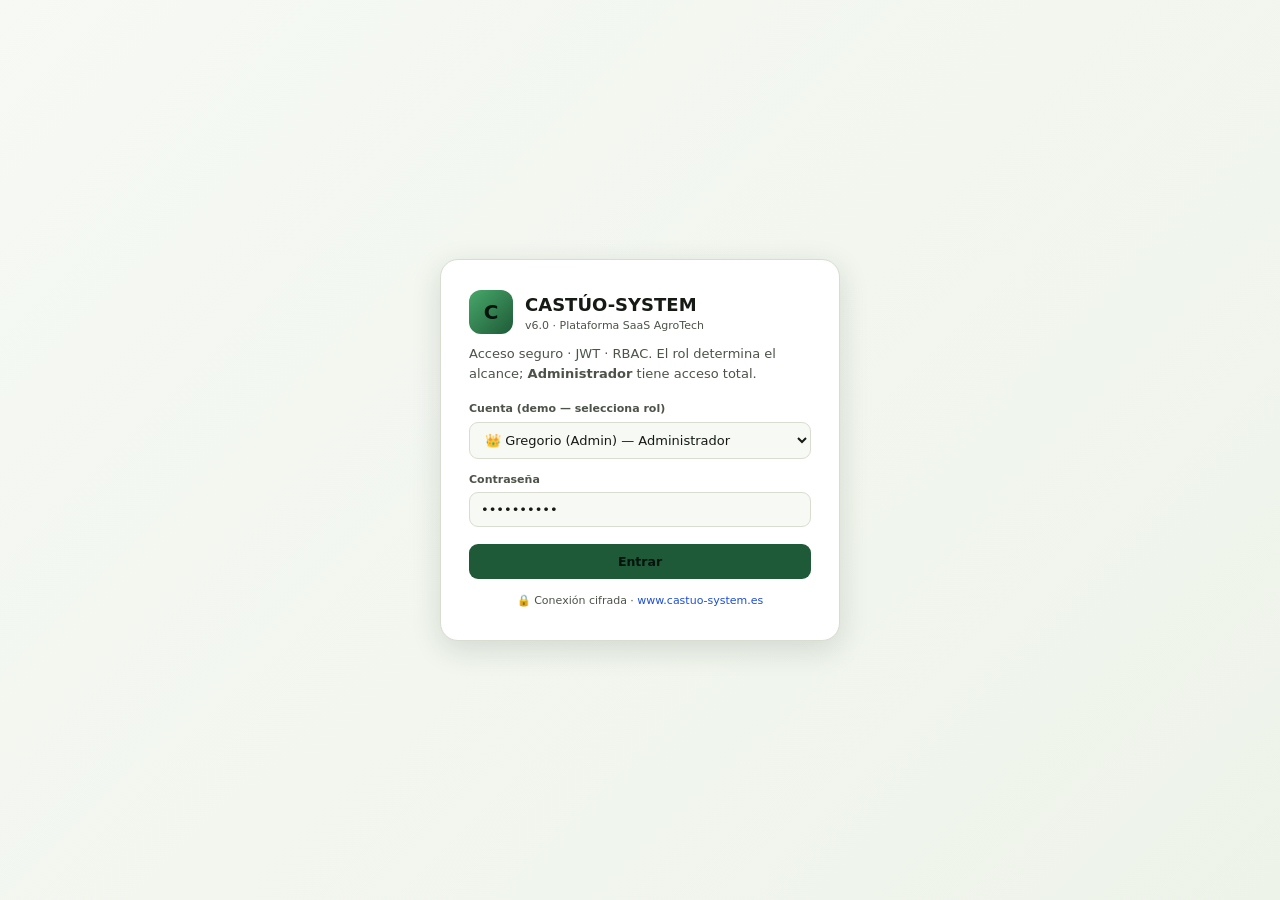
<file: management/evolution/source-artifacts/CASTUOSYSTEMv6.html>
<!DOCTYPE html>
<html lang="es" data-theme="auto">
<head>
<meta charset="UTF-8">
<meta name="viewport" content="width=device-width, initial-scale=1.0, viewport-fit=cover">
<meta name="description" content="CASTÚO-SYSTEM v6.0 — Plataforma SaaS AgroTech unificada. IoT, IA SABIONDA, trazabilidad, bioenergía, ERP/CRM y conectores. Sistema único, evolutivo y auditado.">
<meta name="theme-color" content="#1e5a37" media="(prefers-color-scheme: light)">
<meta name="theme-color" content="#0a9c63" media="(prefers-color-scheme: dark)">
<meta http-equiv="Content-Security-Policy" content="default-src 'self' 'unsafe-inline'; script-src 'self' 'unsafe-inline'; connect-src 'self' https://www.castuo-system.es https://api.castuo-system.es wss://api.castuo-system.es https://api.mistral.ai https://api.stripe.com https://api.hetzner.cloud https://api.telegram.org https://opendata.aemet.es https://api.openweathermap.org https://api.sendgrid.com https://api.twilio.com https://slack.com https://sheets.googleapis.com https://services.sentinel-hub.com; img-src 'self' data: blob:; style-src 'self' 'unsafe-inline'; font-src 'self'; base-uri 'self'; form-action 'self'">
<meta http-equiv="X-Content-Type-Options" content="nosniff">
<meta name="referrer" content="strict-origin-when-cross-origin">
<title>CASTÚO-SYSTEM v6.0 · Plataforma SaaS AgroTech Unificada</title>
<style>
/* ═══════════════════ DESIGN TOKENS — accesible, light+dark ═══════════════════ */
:root{
  --brand:#1e5a37; --brand2:#2d7a4f; --brand3:#48a86a; --brand-ink:#04130c;
  --bg:#f6f9f4; --bg2:#eef3ea; --panel:#ffffff; --panel2:#f4f8f1;
  --line:#d8ddd0; --line2:#c4cbb8;
  --txt:#161a14; --mut:#4c5348; --dim:#767c70;
  --green:#2d7a4f; --greenBg:#e2f3e9; --blue:#1d4ed8; --blueBg:#e8f0ff;
  --red:#c81e1e; --redBg:#fdeaea; --amber:#b45309; --amberBg:#fcf3e3;
  --violet:#6d28d9; --violetBg:#f1ecfe; --cyan:#0e7490; --cyanBg:#e4f6fb;
  --rad:12px; --rad2:9px; --shadow:0 1px 3px rgba(20,40,25,.08),0 1px 2px rgba(20,40,25,.04);
  --shadow2:0 8px 30px rgba(20,40,25,.14);
  --font:system-ui,-apple-system,"Segoe UI",Roboto,Helvetica,Arial,sans-serif;
  --mono:ui-monospace,"Cascadia Code","JetBrains Mono",Menlo,Consolas,monospace;
  --fs:1; --focus:#1d4ed8;
}
:root[data-theme="dark"]{
  --bg:#070b11; --bg2:#0c1219; --panel:#101824; --panel2:#16202e;
  --line:#1d2a3a; --line2:#27384d;
  --txt:#e8eef5; --mut:#93a4b7; --dim:#61748a;
  --brand:#10d98c; --brand2:#0e9c63; --brand3:#34e3a0; --brand-ink:#04130c;
  --green:#10d98c; --greenBg:#0d2a1f; --blue:#60a5fa; --blueBg:#12233d;
  --red:#f87171; --redBg:#3a1414; --amber:#fbbf24; --amberBg:#3a2c0e;
  --violet:#a78bfa; --violetBg:#241a3d; --cyan:#22d3ee; --cyanBg:#0c2b33;
  --shadow:0 1px 3px rgba(0,0,0,.5); --shadow2:0 10px 34px rgba(0,0,0,.6);
  --focus:#60a5fa;
}
@media(prefers-color-scheme:dark){:root[data-theme="auto"]{
  --bg:#070b11;--bg2:#0c1219;--panel:#101824;--panel2:#16202e;--line:#1d2a3a;--line2:#27384d;
  --txt:#e8eef5;--mut:#93a4b7;--dim:#61748a;--brand:#10d98c;--brand2:#0e9c63;--brand3:#34e3a0;
  --green:#10d98c;--greenBg:#0d2a1f;--blue:#60a5fa;--blueBg:#12233d;--red:#f87171;--redBg:#3a1414;
  --amber:#fbbf24;--amberBg:#3a2c0e;--violet:#a78bfa;--violetBg:#241a3d;--cyan:#22d3ee;--cyanBg:#0c2b33;
  --shadow:0 1px 3px rgba(0,0,0,.5);--shadow2:0 10px 34px rgba(0,0,0,.6);--focus:#60a5fa;
}}
:root[data-contrast="high"]{--line:#000;--line2:#000;--mut:#000;--dim:#222;--shadow:0 0 0 1px #000}
:root[data-contrast="high"][data-theme="dark"]{--line:#fff;--line2:#fff;--mut:#fff;--dim:#ddd;--shadow:0 0 0 1px #fff}
*{margin:0;padding:0;box-sizing:border-box}
html{scroll-behavior:smooth;font-size:calc(15px*var(--fs))}
@media(prefers-reduced-motion:reduce){html{scroll-behavior:auto}*{animation-duration:.001ms!important;transition-duration:.001ms!important}}
body{background:var(--bg);color:var(--txt);font-family:var(--font);line-height:1.5;-webkit-font-smoothing:antialiased;overflow:hidden}
a{color:var(--blue);text-decoration:none}a:hover{text-decoration:underline}
button{font-family:inherit;cursor:pointer}
::-webkit-scrollbar{width:10px;height:10px}::-webkit-scrollbar-track{background:transparent}
::-webkit-scrollbar-thumb{background:var(--line2);border-radius:6px}
/* focus accesible visible en todo elemento interactivo */
:focus-visible{outline:3px solid var(--focus);outline-offset:2px;border-radius:4px}
.skip{position:absolute;left:-999px;top:8px;z-index:999;background:var(--brand);color:var(--brand-ink);padding:10px 18px;border-radius:8px;font-weight:700}
.skip:focus{left:8px}
.sr{position:absolute;width:1px;height:1px;overflow:hidden;clip:rect(0 0 0 0);white-space:nowrap}
/* ═══ LAYOUT ═══ */
#app{display:grid;grid-template-columns:250px 1fr;grid-template-rows:58px 1fr;height:100vh;height:100dvh}
#sidebar{grid-row:1/3;background:var(--bg2);border-right:1px solid var(--line);display:flex;flex-direction:column;overflow:hidden;z-index:30}
#topbar{display:flex;align-items:center;gap:12px;padding:0 18px;background:var(--panel);border-bottom:1px solid var(--line)}
#main{overflow-y:auto;padding:22px clamp(14px,3vw,30px);position:relative}
.brand{display:flex;align-items:center;gap:11px;padding:15px 16px 13px;border-bottom:1px solid var(--line)}
.brand .logo{width:38px;height:38px;border-radius:10px;background:linear-gradient(135deg,var(--brand3),var(--brand));display:flex;align-items:center;justify-content:center;font-weight:900;font-size:18px;color:var(--brand-ink);flex-shrink:0}
.brand b{font-size:14.5px;letter-spacing:.3px;display:block}
.brand small{display:block;color:var(--mut);font-size:10.5px}
#nav{flex:1;overflow-y:auto;padding:8px 9px 14px}
.navgroup{font-size:10px;letter-spacing:1.3px;color:var(--dim);font-weight:800;padding:13px 9px 5px;text-transform:uppercase}
.navitem{display:flex;align-items:center;gap:11px;padding:9px 11px;border-radius:9px;color:var(--mut);margin-bottom:1px;border-left:3px solid transparent;transition:background .12s,color .12s;font-size:13px;font-weight:600;width:100%;background:none;border-top:0;border-right:0;border-bottom:0;text-align:left}
.navitem:hover{background:var(--panel);color:var(--txt)}
.navitem[aria-current="page"]{background:var(--greenBg);color:var(--brand);border-left-color:var(--brand)}
.navitem .ni{width:20px;text-align:center;font-size:16px;flex-shrink:0}
.navitem .nb{margin-left:auto;font-size:10px;font-weight:800;background:var(--panel2);color:var(--mut);border-radius:9px;padding:1px 7px;border:1px solid var(--line)}
.navitem[aria-current="page"] .nb{background:var(--brand);color:var(--brand-ink);border-color:transparent}
.sysfoot{padding:10px 15px;border-top:1px solid var(--line);font-size:10px;color:var(--dim);font-family:var(--mono)}
.sysfoot .ok{color:var(--green)}.sysfoot .bad{color:var(--red)}
/* ═══ TOPBAR ═══ */
#crumb{font-weight:700;font-size:15px;line-height:1.15}#crumb small{display:block;font-weight:400;color:var(--mut);font-size:11px}
.grow{flex:1}
.pill{display:inline-flex;align-items:center;gap:6px;border:1px solid var(--line);background:var(--panel2);border-radius:20px;padding:5px 11px;font-size:11.5px;color:var(--mut);white-space:nowrap;font-weight:600}
.pill .dot{width:8px;height:8px;border-radius:50%;flex-shrink:0}
.dot.g{background:var(--green);box-shadow:0 0 7px var(--green)}
.dot.r{background:var(--red);box-shadow:0 0 7px var(--red)}
.dot.a{background:var(--amber);box-shadow:0 0 7px var(--amber)}
.iconbtn{width:38px;height:38px;border-radius:9px;border:1px solid var(--line);background:var(--panel2);color:var(--txt);font-size:16px;display:flex;align-items:center;justify-content:center}
.iconbtn:hover{background:var(--bg2)}
.avatar{width:34px;height:34px;border-radius:50%;background:linear-gradient(135deg,var(--brand3),var(--brand));color:var(--brand-ink);display:flex;align-items:center;justify-content:center;font-weight:800;font-size:13px}
/* ═══ COMPONENTES ═══ */
.grid{display:grid;gap:14px}
.g2{grid-template-columns:repeat(2,1fr)}.g3{grid-template-columns:repeat(3,1fr)}.g4{grid-template-columns:repeat(4,1fr)}
@media(max-width:1050px){.g4{grid-template-columns:repeat(2,1fr)}.g3{grid-template-columns:repeat(2,1fr)}}
@media(max-width:680px){.g2,.g3,.g4{grid-template-columns:1fr}}
.card{background:var(--panel);border:1px solid var(--line);border-radius:var(--rad);padding:16px;box-shadow:var(--shadow)}
.card h3{font-size:13px;font-weight:800;margin-bottom:3px;display:flex;align-items:center;gap:8px}
.card .sub{font-size:11.5px;color:var(--mut);margin-bottom:12px}
.card.ac{border-left:4px solid var(--brand)}
.h1{font-size:22px;font-weight:800;letter-spacing:-.3px;margin-bottom:3px}
.lead{color:var(--mut);font-size:13px;margin-bottom:18px;max-width:80ch}
.kpi{background:var(--panel);border:1px solid var(--line);border-radius:var(--rad);padding:15px;box-shadow:var(--shadow)}
.kpi .lab{font-size:11px;color:var(--mut);font-weight:600;display:flex;align-items:center;gap:6px}
.kpi .val{font-size:26px;font-weight:800;margin-top:6px;font-variant-numeric:tabular-nums;line-height:1}
.kpi .val small{font-size:13px;color:var(--mut);font-weight:600}
.kpi .trend{font-size:11px;margin-top:5px;font-weight:700}
.tag{display:inline-flex;align-items:center;gap:5px;padding:2px 9px;font-size:10.5px;font-weight:700;border-radius:20px;white-space:nowrap}
.tag.g{color:var(--green);background:var(--greenBg)}.tag.b{color:var(--blue);background:var(--blueBg)}
.tag.r{color:var(--red);background:var(--redBg)}.tag.a{color:var(--amber);background:var(--amberBg)}
.tag.v{color:var(--violet);background:var(--violetBg)}.tag.c{color:var(--cyan);background:var(--cyanBg)}
.tag.n{color:var(--mut);background:var(--panel2);border:1px solid var(--line)}
.btn{display:inline-flex;align-items:center;justify-content:center;gap:7px;padding:9px 15px;font-size:12.5px;font-weight:700;border-radius:var(--rad2);border:1px solid var(--line);background:var(--panel2);color:var(--txt);transition:transform .08s,background .12s}
.btn:hover{background:var(--bg2)}.btn:active{transform:translateY(1px)}
.btn.primary{background:var(--brand);color:var(--brand-ink);border-color:transparent}
.btn.primary:hover{background:var(--brand2)}
.btn.sm{padding:6px 11px;font-size:11px}
.btn.ghost{background:transparent}
.btn:disabled{opacity:.5;cursor:not-allowed}
.btn.danger{color:var(--red);border-color:var(--red)}
input,select,textarea{width:100%;padding:9px 11px;font-size:13px;font-family:inherit;background:var(--bg);border:1.5px solid var(--line);border-radius:var(--rad2);color:var(--txt);outline:none}
input:focus,select:focus,textarea:focus{border-color:var(--brand)}
label{display:block;font-size:11px;font-weight:700;color:var(--mut);margin-bottom:4px}
.field{margin-bottom:13px}
table{width:100%;border-collapse:collapse;font-size:12.5px}
th{text-align:left;font-size:10.5px;letter-spacing:.5px;text-transform:uppercase;color:var(--dim);font-weight:800;padding:9px 10px;border-bottom:2px solid var(--line)}
td{padding:9px 10px;border-bottom:1px solid var(--line)}
tbody tr:hover{background:var(--panel2)}
.tablewrap{overflow-x:auto;border:1px solid var(--line);border-radius:var(--rad);background:var(--panel)}
.bar{height:8px;border-radius:5px;background:var(--line);overflow:hidden}
.bar>i{display:block;height:100%;background:var(--brand);border-radius:5px}
.divider{height:1px;background:var(--line);margin:14px 0}
.statline{display:flex;justify-content:space-between;align-items:center;gap:10px;padding:9px 0;border-bottom:1px solid var(--line);font-size:12.5px}
.statline:last-child{border-bottom:0}
.tabs{display:flex;gap:6px;flex-wrap:wrap;margin-bottom:16px;border-bottom:1px solid var(--line);padding-bottom:0}
.tab{padding:9px 14px;font-size:12.5px;font-weight:700;color:var(--mut);border:0;background:none;border-bottom:2px solid transparent;margin-bottom:-1px}
.tab[aria-selected="true"]{color:var(--brand);border-bottom-color:var(--brand)}
.chip{display:inline-flex;gap:6px;align-items:center;padding:5px 11px;border-radius:20px;border:1px solid var(--line);background:var(--panel2);font-size:11.5px;font-weight:600}
.mono{font-family:var(--mono)}
.notice{padding:12px 14px;border-radius:var(--rad2);font-size:12.5px;display:flex;gap:10px;align-items:flex-start}
.notice.i{background:var(--blueBg);color:var(--blue)}.notice.w{background:var(--amberBg);color:var(--amber)}
.notice.e{background:var(--redBg);color:var(--red)}.notice.s{background:var(--greenBg);color:var(--green)}
/* ═══ TOAST + MODAL ═══ */
#toasts{position:fixed;bottom:20px;right:20px;z-index:200;display:flex;flex-direction:column;gap:9px;max-width:min(92vw,380px)}
.toast{background:var(--panel);border:1px solid var(--line);border-left:4px solid var(--brand);border-radius:10px;padding:12px 15px;box-shadow:var(--shadow2);font-size:12.5px;font-weight:600;animation:slidein .25s}
.toast.err{border-left-color:var(--red)}.toast.warn{border-left-color:var(--amber)}
@keyframes slidein{from{transform:translateX(30px);opacity:0}to{transform:none;opacity:1}}
#modalbg{position:fixed;inset:0;background:rgba(6,12,18,.55);z-index:150;display:none;align-items:center;justify-content:center;padding:16px}
#modalbg.on{display:flex}
.modal{background:var(--panel);border:1px solid var(--line);border-radius:16px;box-shadow:var(--shadow2);max-width:560px;width:100%;max-height:88vh;overflow-y:auto}
.modal .mh{display:flex;justify-content:space-between;align-items:center;padding:16px 18px;border-bottom:1px solid var(--line)}
.modal .mh h3{font-size:15px;font-weight:800}
.modal .mb{padding:18px}
.dl{display:flex;justify-content:space-between;padding:7px 0;border-bottom:1px dashed var(--line);font-size:12.5px}
.dl b{font-weight:700}
/* ═══ LOGIN ═══ */
#login{position:fixed;inset:0;background:linear-gradient(135deg,var(--bg),var(--bg2));display:flex;align-items:center;justify-content:center;padding:18px;z-index:100}
.loginbox{background:var(--panel);border:1px solid var(--line);border-radius:18px;box-shadow:var(--shadow2);max-width:400px;width:100%;padding:30px 28px}
/* ═══ MOBILE ═══ */
#navtoggle{display:none}
@media(max-width:820px){
  #app{grid-template-columns:1fr}
  #sidebar{position:fixed;left:0;top:0;bottom:0;width:260px;transform:translateX(-100%);transition:transform .2s;box-shadow:var(--shadow2)}
  #sidebar.open{transform:none}
  #navtoggle{display:flex}
}
.overlay{display:none;position:fixed;inset:0;background:rgba(0,0,0,.4);z-index:25}
.overlay.on{display:block}
</style>
</head>
<body>
<a href="#main" class="skip">Saltar al contenido principal</a>
<div id="login" role="dialog" aria-label="Iniciar sesión"></div>
<div id="app" hidden>
  <aside id="sidebar" aria-label="Navegación principal">
    <div class="brand">
      <div class="logo" aria-hidden="true">C</div>
      <div><b>CASTÚO-SYSTEM</b><small>v6.0 · SaaS AgroTech</small></div>
    </div>
    <nav id="nav" aria-label="Módulos"></nav>
    <div class="sysfoot" id="sysfoot"></div>
  </aside>
  <header id="topbar">
    <button id="navtoggle" class="iconbtn" aria-label="Abrir menú" onclick="toggleNav()">☰</button>
    <div id="crumb" aria-live="polite"></div>
    <div class="grow"></div>
    <span class="pill" id="netpill" title="Estado de conexión"><span class="dot g" id="netdot"></span><span id="nettxt">Conectando…</span></span>
    <span class="pill" id="tokpill" title="Presupuesto de tokens IA — ahorro activo">🪙 <span id="toktxt">0</span></span>
    <button class="iconbtn" id="themebtn" aria-label="Cambiar tema" onclick="cycleTheme()" title="Tema">🌗</button>
    <button class="iconbtn" aria-label="Ajustes de accesibilidad" onclick="openA11y()" title="Accesibilidad">♿</button>
    <button class="avatar" id="avatar" aria-label="Cuenta y sesión" onclick="openAccount()"></button>
  </header>
  <main id="main" tabindex="-1"></main>
</div>
<div class="overlay" id="overlay" onclick="toggleNav(false)"></div>
<div id="modalbg" role="dialog" aria-modal="true" aria-label="Diálogo"><div class="modal" id="modal"></div></div>
<div id="toasts" aria-live="polite" aria-atomic="false"></div>
<script>
"use strict";
/* ════════════════════════════════════════════════════════════════════════
   CASTÚO-SYSTEM v6.0 — Plataforma SaaS AgroTech unificada
   Sistema único · evolutivo · auditado. Vanilla JS, sin dependencias CDN.
   Enlazado a https://www.castuo-system.es · API https://api.castuo-system.es
   ════════════════════════════════════════════════════════════════════════ */
var CFG={
  VERSION:"6.0.0",
  WEB:"https://www.castuo-system.es",
  API:localStorage.getItem("castuo_api_url")||"https://api.castuo-system.es",
  WS:"wss://api.castuo-system.es/ws",
  BUILD:"2026-07-29"
};

/* ═══ ALMACÉN SEGURO (localStorage con guardas) ═══ */
var store={
  get:function(k){try{return localStorage.getItem(k);}catch(e){return null;}},
  set:function(k,v){try{localStorage.setItem(k,v);return true;}catch(e){return false;}},
  getJSON:function(k,d){try{var v=localStorage.getItem(k);return v?JSON.parse(v):d;}catch(e){return d;}},
  setJSON:function(k,v){try{localStorage.setItem(k,JSON.stringify(v));return true;}catch(e){return false;}},
  del:function(k){try{localStorage.removeItem(k);}catch(e){}}
};

/* ═══ SEGURIDAD: sanitización, validación, sesión, auditoría ═══ */
function esc(s){if(s==null)return"";return String(s).replace(/[<>&"']/g,function(c){return{"<":"&lt;",">":"&gt;","&":"&amp;",'"':"&quot;","'":"&#39;"}[c];});}
function isEmail(e){return typeof e==="string"&&/^[^\s@]+@[^\s@]+\.[^\s@]+$/.test(e)&&e.length<=255;}
function isStrongPass(p){return typeof p==="string"&&p.length>=8&&p.length<=128;}
function fingerprint(){try{var n=navigator;return btoa((n.userAgent||"").slice(0,60)+(n.language||"")+(screen.width||0)+"x"+(screen.height||0)).slice(0,24);}catch(e){return"unknown";}}
function csrf(){var t=store.get("castuo_csrf");if(!t||t.length<32){t="";var a="ABCDEFGHIJKLMNOPQRSTUVWXYZabcdefghijklmnopqrstuvwxyz0123456789";for(var i=0;i<48;i++)t+=a[Math.floor(Math.random()*62)];store.set("castuo_csrf",t);}return t;}
/* Registro de auditoría inmutable (append-only, encadenado por hash) */
function audit(action,detail,level){
  var log=store.getJSON("castuo_audit",[]);
  var prev=log.length?log[0].h:"genesis";
  var payload=(new Date().toISOString())+action+String(detail||"")+prev;
  var entry={ts:new Date().toISOString(),u:(state.user&&state.user.email)||"anon",role:(state.user&&state.user.role)||"-",
    a:action,d:esc(String(detail||"")).slice(0,240),lvl:level||"info",fp:fingerprint(),prev:prev.slice(0,12),h:hash(payload)};
  log.unshift(entry);if(log.length>500)log=log.slice(0,500);
  store.setJSON("castuo_audit",log);
  if(level==="security"||level==="error"){var s=store.getJSON("castuo_sec",[]);s.unshift(entry);if(s.length>200)s=s.slice(0,200);store.setJSON("castuo_sec",s);}
  return entry;
}
/* hash determinista (FNV-1a 32bit hex) — trazabilidad, no criptografía */
function hash(str){var h=0x811c9dc5;for(var i=0;i<str.length;i++){h^=str.charCodeAt(i);h=(h*0x01000193)>>>0;}return("00000000"+h.toString(16)).slice(-8);}
function sha(prefix){return(prefix||"sha256:")+hash(Date.now()+":"+Math.random());}

/* ════════════════════ RBAC — control de acceso por rol ════════════════════
   admin = acceso total a TODO el sistema (superusuario). El resto: mínimo privilegio. */
var ROLES={
  admin:{name:"Administrador",icon:"👑",color:"var(--violet)",desc:"Acceso total al sistema completo",all:true,
    perms:["*"]},
  gestor:{name:"Gestor / Granjero",icon:"🧑‍🌾",color:"var(--green)",desc:"Explotación, ventas, ERP, trazabilidad",
    perms:["dashboard","arq360","cultivos","grid","control","invernadero","ganaderia","riego","cuaderno","qr","blockchain","auditoria","erp","crm","marketplace","billing","metricas","sabionda","resolucion","faq","config"]},
  tecnico:{name:"Técnico IoT",icon:"🛠️",color:"var(--cyan)",desc:"Sensores, actuadores, IA, diagnóstico",
    perms:["dashboard","arq360","grid","control","invernadero","riego","drones","suelo","bioenergia","cuaderno","qr","foto3d","sabionda","resolucion","conectores","metricas","faq"]},
  agronomo:{name:"Agrónomo",icon:"🌱",color:"var(--brand)",desc:"Cultivos, prescripción IA, cuaderno",
    perms:["dashboard","cultivos","grid","invernadero","riego","suelo","cuaderno","qr","sabionda","resolucion","metricas","faq"]},
  operario:{name:"Operario de campo",icon:"👷",color:"var(--amber)",desc:"Cuaderno, QR, tareas asignadas",
    perms:["dashboard","cultivos","cuaderno","qr","resolucion","faq"]},
  auditor:{name:"Auditor / Evaluador",icon:"🔎",color:"var(--blue)",desc:"Solo lectura + trazabilidad + auditoría",readonly:true,
    perms:["dashboard","arq360","cuaderno","qr","blockchain","auditoria","pasaporte","metricas","seguridad","faq"]},
  cliente:{name:"Cliente / HORECA",icon:"🛒",color:"var(--cyan)",desc:"Marketplace, pasaporte digital, pedidos",
    perms:["dashboard","marketplace","qr","pasaporte","faq"]}
};
function can(mod){var u=state.user;if(!u)return false;var r=ROLES[u.role];if(!r)return false;if(r.all)return true;return r.perms.indexOf(mod)>=0;}
function isReadonly(){var u=state.user;return u&&ROLES[u.role]&&ROLES[u.role].readonly;}

/* ════════════════════ REGISTRO DE MÓDULOS ════════════════════ */
var MODULES=[
  {id:"dashboard",icon:"📊",name:"Dashboard",group:"PRINCIPAL",badge:"Live"},
  {id:"arq360",icon:"🌐",name:"Arquitectura 360",group:"PRINCIPAL",badge:"141"},
  {id:"resolucion",icon:"🩺",name:"Centro de Resolución",group:"PRINCIPAL",badge:()=>String(diagnostics().length)},
  {id:"cultivos",icon:"🌿",name:"Catálogo de Cultivos",group:"CULTIVO",badge:()=>String(ALL_V.length)},
  {id:"grid",icon:"📡",name:"Grid IoT · Sensores",group:"CULTIVO",badge:"Live"},
  {id:"control",icon:"🎛️",name:"Control · Riego/RPi",group:"CULTIVO"},
  {id:"invernadero",icon:"🏠",name:"Invernadero",group:"CULTIVO",badge:"42"},
  {id:"riego",icon:"💧",name:"Riego Inteligente",group:"CULTIVO"},
  {id:"ganaderia",icon:"🐑",name:"Ganadería",group:"CAMPO",badge:"120"},
  {id:"drones",icon:"🚁",name:"Drones AESA",group:"CAMPO"},
  {id:"suelo",icon:"🧪",name:"Análisis de Suelo",group:"CAMPO"},
  {id:"bioenergia",icon:"🔋",name:"Bioenergía",group:"CAMPO",badge:"LIVE"},
  {id:"cuaderno",icon:"📕",name:"Cuaderno de Campo",group:"TRAZABILIDAD",badge:"487"},
  {id:"qr",icon:"🔗",name:"QR · Pasaporte DPP",group:"TRAZABILIDAD"},
  {id:"foto3d",icon:"📷",name:"Fotogrametría 3D",group:"TRAZABILIDAD"},
  {id:"blockchain",icon:"⛓️",name:"Blockchain",group:"TRAZABILIDAD",badge:"1.2K"},
  {id:"auditoria",icon:"📑",name:"Auditoría IFS/BRC",group:"TRAZABILIDAD"},
  {id:"pasaporte",icon:"🪪",name:"Pasaporte Digital",group:"TRAZABILIDAD"},
  {id:"erp",icon:"🏢",name:"ERP",group:"NEGOCIO"},
  {id:"crm",icon:"🤝",name:"CRM",group:"NEGOCIO"},
  {id:"marketplace",icon:"🛒",name:"Marketplace",group:"NEGOCIO"},
  {id:"billing",icon:"💳",name:"Billing SaaS",group:"NEGOCIO"},
  {id:"metricas",icon:"📈",name:"Métricas & BI",group:"NEGOCIO"},
  {id:"sabionda",icon:"🤖",name:"SABIONDA OMEGA",group:"INTELIGENCIA",badge:"9.1"},
  {id:"conectores",icon:"🔌",name:"Conectores & API Keys",group:"SISTEMA",badge:()=>String(connectedCount())},
  {id:"usuarios",icon:"👥",name:"Usuarios & Roles",group:"SISTEMA"},
  {id:"seguridad",icon:"🛡️",name:"Seguridad & Auditoría",group:"SISTEMA"},
  {id:"config",icon:"⚙️",name:"Configuración",group:"SISTEMA"},
  {id:"faq",icon:"❓",name:"Ayuda & FAQ",group:"SISTEMA"}
];
var GROUP_ORDER=["PRINCIPAL","CULTIVO","CAMPO","TRAZABILIDAD","NEGOCIO","INTELIGENCIA","SISTEMA"];

/* ════════════════════ CONECTORES / SERVICIOS ════════════════════
   API keys NUNCA hardcodeadas — solo se guardan en el navegador del admin
   y se exportan a .env / Docker secrets. Cada servicio: prueba de conexión real. */
var SERVICES=[
  {id:"backend",name:"Backend CASTÚO",icon:"🖥️",cat:"Núcleo",key:"API_URL",desc:"FastAPI · SABIONDA · IoT ingest",test:"health",envd:false},
  {id:"mistral",name:"Mistral AI (EU)",icon:"🧠",cat:"IA",key:"MISTRAL_API_KEY",desc:"Motor SABIONDA · GDPR/UE",test:"https://api.mistral.ai/v1/models",auth:"bearer"},
  {id:"stripe",name:"Stripe",icon:"💳",cat:"Pagos",key:"STRIPE_SECRET_KEY",desc:"Facturación SaaS · webhooks",test:"https://api.stripe.com/v1/balance",auth:"bearer"},
  {id:"hetzner",name:"Hetzner Cloud",icon:"☁️",cat:"Infra",key:"HETZNER_API_TOKEN",desc:"Servidor CX22 · deploy",test:"https://api.hetzner.cloud/v1/servers",auth:"bearer"},
  {id:"telegram",name:"Telegram Bot",icon:"✈️",cat:"Notif.",key:"TELEGRAM_BOT_TOKEN",desc:"Alertas SABIONDA en tiempo real",test:"telegram"},
  {id:"aemet",name:"AEMET OpenData",icon:"🌦️",cat:"Datos",key:"AEMET_API_KEY",desc:"Meteorología oficial España",test:"aemet"},
  {id:"openweather",name:"OpenWeather",icon:"🌤️",cat:"Datos",key:"OPENWEATHER_API_KEY",desc:"Pronóstico horario microclima",test:"https://api.openweathermap.org/data/2.5/weather?q=Madrid&appid=",auth:"query"},
  {id:"sendgrid",name:"SendGrid",icon:"📧",cat:"Notif.",key:"SENDGRID_API_KEY",desc:"Email transaccional · informes",test:"noop",auth:"bearer"},
  {id:"twilio",name:"Twilio / WhatsApp",icon:"💬",cat:"Notif.",key:"TWILIO_AUTH_TOKEN",desc:"SMS + WhatsApp Business",test:"noop",auth:"basic"},
  {id:"slack",name:"Slack",icon:"🔔",cat:"Notif.",key:"SLACK_BOT_TOKEN",desc:"Canal de operaciones del equipo",test:"noop",auth:"bearer"},
  {id:"sheets",name:"Google Sheets",icon:"📗",cat:"Datos",key:"GOOGLE_API_KEY",desc:"Export cuaderno · BI externo",test:"noop",auth:"query"},
  {id:"sentinel",name:"Copernicus/Sentinel",icon:"🛰️",cat:"Datos",key:"SENTINEL_CLIENT_SECRET",desc:"NDVI satelital · teledetección",test:"noop",auth:"bearer"},
  {id:"n8n",name:"n8n Workflows",icon:"🔄",cat:"Automat.",key:"N8N_WEBHOOK_URL",desc:"Orquestación de automatizaciones",test:"noop"},
  {id:"mqtt",name:"MQTT Broker",icon:"📶",cat:"IoT",key:"MQTT_PASSWORD",desc:"Mosquitto · gateway RPi/ESP32",test:"noop"}
];
function getKeys(){return store.getJSON("castuo_keys",{});}
function setKey(k,v){var o=getKeys();if(v)o[k]=v;else delete o[k];store.setJSON("castuo_keys",o);}
function hasKey(id){var s=SERVICES.find(x=>x.id===id);if(!s)return false;if(id==="backend")return!!CFG.API;return!!getKeys()[s.key];}
function connectedCount(){return SERVICES.filter(s=>hasKey(s.id)).length;}

/* ════════════════════ CONECTIVIDAD RESILIENTE ════════════════════
   fetch con timeout + reintentos exponenciales + cola offline + auth/CSRF. */
function timeoutSignal(ms){try{return AbortSignal.timeout(ms);}catch(e){var c=new AbortController();setTimeout(()=>c.abort(),ms);return c.signal;}}
var net={online:navigator.onLine,latency:null,lastOk:null,queue:store.getJSON("castuo_queue",[])};
function saveQueue(){store.setJSON("castuo_queue",net.queue);}
async function apiFetch(path,opts){
  opts=opts||{};opts.headers=opts.headers||{};
  var token=store.get("castuo_token");
  if(token)opts.headers["Authorization"]="Bearer "+token;
  opts.headers["X-CSRF-Token"]=csrf();
  opts.headers["X-Request-ID"]=Date.now().toString(36)+Math.random().toString(36).slice(2,7);
  var url=/^https?:/.test(path)?path:(CFG.API+path);
  var retries=opts.retries==null?2:opts.retries;delete opts.retries;
  var t0=performance.now();
  for(var i=0;i<=retries;i++){
    try{
      opts.signal=timeoutSignal(opts.timeout||9000);
      var r=await fetch(url,opts);
      net.latency=Math.round(performance.now()-t0);net.lastOk=Date.now();net.online=true;
      return r;
    }catch(e){
      if(i===retries){net.online=navigator.onLine;throw e;}
      await new Promise(res=>setTimeout(res,Math.pow(2,i)*600));
    }
  }
}
/* Cola offline: acciones de escritura que se reenvían al recuperar conexión */
function enqueue(action){net.queue.push({id:sha("q:"),action:action,ts:Date.now()});saveQueue();updateNet();}
async function flushQueue(){
  if(!net.queue.length)return;
  var pending=net.queue.slice();
  for(var i=0;i<pending.length;i++){
    try{await apiFetch(pending[i].action.path,pending[i].action.opts);net.queue=net.queue.filter(q=>q.id!==pending[i].id);saveQueue();}
    catch(e){break;}
  }
  updateNet();
}
async function healthCheck(){
  try{
    var r=await apiFetch("/api/v1/system/health",{timeout:6000,retries:1});
    net.online=r.ok;if(r.ok)audit("health.ok","backend "+net.latency+"ms");
  }catch(e){net.online=false;}
  updateNet();
  if(net.online&&net.queue.length)flushQueue();
}

/* ════════════════════ MOTOR IA SABIONDA — con AHORRO DE TOKENS ════════════════════
   Estrategia de reducción de tokens (multi-capa):
   1. Motor de reglas local R1-R9 resuelve sin llamar a la IA cuando aplica.
   2. Caché de respuestas por hash de prompt (TTL) → 0 tokens en repeticiones.
   3. Selección de modelo por complejidad (small vs large).
   4. Compactación de contexto: solo se envían señales relevantes, no payloads crudos.
   5. Presupuesto/medidor de tokens visible y límite configurable. */
var AI={
  budget:store.getJSON("castuo_ai_budget",{used:0,saved:0,cap:200000,calls:0,cacheHits:0,ruleHits:0}),
  cache:store.getJSON("castuo_ai_cache",{}),
  save:function(){store.setJSON("castuo_ai_budget",this.budget);store.setJSON("castuo_ai_cache",this.cache);}
};
function estTokens(s){return Math.ceil((s||"").length/4);}
/* Motor de reglas declarativo R1-R9 (espejo de SABIONDA OMEGA backend) */
var RULES=[
  {id:"R1",when:s=>s.soil<30,sev:"alta",msg:"Humedad de suelo crítica (<30%). Activar riego zona afectada.",act:"riego"},
  {id:"R2",when:s=>s.soil>85,sev:"media",msg:"Sobresaturación hídrica (>85%). Cerrar válvula y drenar.",act:"drenar"},
  {id:"R3",when:s=>s.temp>30,sev:"alta",msg:"Temperatura alta (>30°C). Ventilar / sombreo.",act:"ventilar"},
  {id:"R4",when:s=>s.temp<8,sev:"alta",msg:"Riesgo de helada (<8°C). Activar protección térmica.",act:"calor"},
  {id:"R5",when:s=>s.ec>2.0,sev:"media",msg:"Conductividad EC alta (>2.0). Diluir solución nutritiva.",act:"diluir"},
  {id:"R6",when:s=>s.ph<5.5||s.ph>6.8,sev:"media",msg:"pH fuera de rango óptimo (5.5–6.8). Corregir.",act:"ph"},
  {id:"R7",when:s=>s.co2>1400,sev:"baja",msg:"CO₂ elevado en invernadero. Renovar aire.",act:"ventilar"},
  {id:"R8",when:s=>s.hum>90,sev:"media",msg:"Humedad ambiente >90%: riesgo fúngico (botrytis).",act:"deshumidificar"},
  {id:"R9",when:s=>s.offline,sev:"alta",msg:"Sensor sin datos >10s: fallo de gateway o alimentación.",act:"revisar"}
];
function ruleEngine(sig){var out=[];RULES.forEach(function(r){try{if(r.when(sig))out.push(r);}catch(e){}});return out;}
/* Consulta SABIONDA: local-first, luego caché, luego Mistral si procede */
async function sabionda(prompt,ctx){
  ctx=ctx||{};
  var key=hash(prompt.toLowerCase().trim()+JSON.stringify(ctx.sig||{}));
  var now=Date.now();
  /* 1. Caché */
  if(AI.cache[key]&&(now-AI.cache[key].ts)<3600000){
    AI.budget.cacheHits++;AI.budget.saved+=AI.cache[key].tok;AI.save();updateTok();
    return{text:AI.cache[key].text,source:"caché",tokens:0,saved:AI.cache[key].tok};
  }
  /* 2. Motor de reglas local (0 tokens) para señales de sensores */
  if(ctx.sig){
    var fired=ruleEngine(ctx.sig);
    if(fired.length){
      var txt="🔎 Diagnóstico local (motor de reglas R1-R9, sin coste de tokens):\n\n"+
        fired.map(f=>"• ["+f.id+"·"+f.sev.toUpperCase()+"] "+f.msg).join("\n")+
        "\n\nAcción recomendada priorizada: "+fired[0].msg;
      var estSaved=estTokens(txt)+estTokens(prompt);
      AI.budget.ruleHits++;AI.budget.saved+=estSaved;
      AI.cache[key]={text:txt,ts:now,tok:estSaved};AI.save();updateTok();
      return{text:txt,source:"motor de reglas (local)",tokens:0,saved:estSaved,rules:fired};
    }
  }
  /* 3. Contexto compacto (no payloads crudos) + selección de modelo */
  var apiKey=getKeys().MISTRAL_API_KEY;
  var compact="Contexto AgroTech (compacto): "+JSON.stringify(ctx.sig||{}).slice(0,300);
  var model=(prompt.length>200||/plan|estrategia|informe|análisis|analisis/i.test(prompt))?"mistral-large-latest":"mistral-small-latest";
  if(!apiKey){
    return{text:"⚠️ SABIONDA en modo OFFLINE (sin MISTRAL_API_KEY configurada).\n\nEl motor de reglas local sigue operativo. Configura la clave en Conectores para respuestas generativas. Diagnóstico basado en reglas y umbrales del sistema.",source:"offline",tokens:0,saved:0};
  }
  var body={model:model,messages:[
    {role:"system",content:"Eres SABIONDA OMEGA 9.1, motor agronómico de CASTÚO-SYSTEM. Responde en español, conciso, accionable, sin relleno. Máx 180 palabras."},
    {role:"user",content:compact+"\n\nPregunta: "+prompt}
  ],max_tokens:400,temperature:0.3};
  var inTok=estTokens(JSON.stringify(body));
  try{
    var r=await apiFetch("https://api.mistral.ai/v1/chat/completions",{
      method:"POST",headers:{"Authorization":"Bearer "+apiKey,"Content-Type":"application/json"},
      body:JSON.stringify(body),timeout:20000,retries:1});
    var j=await r.json();
    var text=(j.choices&&j.choices[0]&&j.choices[0].message.content)||"(sin respuesta)";
    var used=(j.usage&&j.usage.total_tokens)||inTok+estTokens(text);
    AI.budget.used+=used;AI.budget.calls++;
    AI.cache[key]={text:text,ts:now,tok:used};AI.save();updateTok();
    audit("sabionda.query",model+" · "+used+" tok");
    return{text:text,source:model,tokens:used,saved:0};
  }catch(e){
    return{text:"⚠️ Error de conexión con Mistral AI. Motor de reglas local disponible como respaldo. Detalle: "+esc(e.message||"timeout"),source:"error",tokens:0,saved:0};
  }
}

/* ════════════════════ DATOS DE DOMINIO ════════════════════ */
var CATS=[
 {id:"micro",name:"Microgreens",icon:"🌿",items:[
  {id:"rucula",n:"Rúcula",lt:"Eruca vesicaria",d:10,ec:"1.2-1.5",ph:"5.8-6.2",tp:"18-22",ic:"🌿",yl:"0.5kg/b"},
  {id:"kale",n:"Kale",lt:"Brassica oleracea",d:14,ec:"1.3-1.6",ph:"6.0-6.5",tp:"16-20",ic:"🥬",yl:"0.4kg/b"},
  {id:"guisante",n:"Guisante tierno",lt:"Pisum sativum",d:14,ec:"1.0-1.4",ph:"6.0-6.3",tp:"18-20",ic:"🌱",yl:"0.6kg/b"},
  {id:"remolacha",n:"Remolacha",lt:"Beta vulgaris",d:12,ec:"1.2-1.5",ph:"6.0-6.5",tp:"18-22",ic:"🔴",yl:"0.35kg/b"},
  {id:"albahaca",n:"Albahaca",lt:"Ocimum basilicum",d:16,ec:"1.0-1.4",ph:"5.8-6.2",tp:"20-25",ic:"🌿",yl:"0.25kg/b"},
  {id:"cilantro",n:"Cilantro",lt:"Coriandrum sativum",d:18,ec:"1.2-1.6",ph:"6.2-6.8",tp:"18-22",ic:"🫛",yl:"0.3kg/b"}]},
 {id:"brotes",name:"Brotes germinados",icon:"🌾",items:[
  {id:"alfalfa",n:"Alfalfa",lt:"Medicago sativa",d:5,ec:"0.5-0.8",ph:"6.0-6.5",tp:"20-22",ic:"🌾",yl:"0.12kg/b"},
  {id:"brocoli",n:"Brócoli",lt:"Brassica oleracea",d:6,ec:"0.8-1.2",ph:"6.0-6.5",tp:"18-22",ic:"🥦",yl:"0.18kg/b"},
  {id:"girasol",n:"Girasol",lt:"Helianthus annuus",d:10,ec:"1.0-1.4",ph:"6.0-6.5",tp:"18-22",ic:"🌻",yl:"0.4kg/b"}]},
 {id:"hierbas",name:"Hierbas aromáticas",icon:"🌿",items:[
  {id:"menta",n:"Menta",lt:"Mentha spicata",d:20,ec:"1.2-1.6",ph:"6.0-6.5",tp:"18-22",ic:"🌿",yl:"0.2kg/b"},
  {id:"perejil",n:"Perejil",lt:"Petroselinum crispum",d:25,ec:"1.0-1.6",ph:"6.0-7.0",tp:"16-22",ic:"🌿",yl:"0.15kg/b"}]},
 {id:"flores",name:"Flores comestibles",icon:"🌸",items:[
  {id:"capuchina",n:"Capuchina",lt:"Tropaeolum majus",d:21,ec:"1.0-1.4",ph:"6.0-6.5",tp:"16-22",ic:"🌺",yl:"30 flor/b"},
  {id:"caléndula",n:"Caléndula",lt:"Calendula officinalis",d:28,ec:"1.2-1.6",ph:"6.0-7.0",tp:"16-22",ic:"🟠",yl:"25 flor/b"}]}
];
var ALL_V=[];CATS.forEach(c=>c.items.forEach(v=>{v.cat=c.name;ALL_V.push(v);}));

/* Sensores reales conectados (piloto CTAEX) */
var SENSORS={
  soil1:{l:"Suelo Zona 1",op:60,mn:30,mx:85,u:"%",ic:"🌱"},
  soil2:{l:"Suelo Zona 2",op:60,mn:30,mx:85,u:"%",ic:"🌱"},
  soil3:{l:"Suelo Zona 3",op:60,mn:30,mx:85,u:"%",ic:"🌱"},
  temp:{l:"Temperatura",op:21,mn:12,mx:30,u:"°C",ic:"🌡️"},
  hum:{l:"Humedad amb.",op:65,mn:40,mx:90,u:"%",ic:"💧"},
  ec:{l:"Conductividad",op:1.4,mn:0.8,mx:2.0,u:"mS",ic:"⚡"},
  ph:{l:"pH",op:6.2,mn:5.5,mx:6.8,u:"",ic:"🧪"},
  co2:{l:"CO₂",op:800,mn:400,mx:1400,u:"ppm",ic:"🌫️"}
};
var VALVES=[
  {id:"V01",l:"Zona 1 — Riego principal",pin:"GPIO17",hw:"Electroválvula 12V",real:true,open:false},
  {id:"V02",l:"Zona 2 — Riego secundario",pin:"GPIO27",hw:"Electroválvula 12V",real:true,open:false},
  {id:"V03",l:"Zona 3 — Expansión",pin:"GPIO22",hw:"Preparado (sin actuador)",real:false,open:false},
  {id:"V04",l:"Zona 4 — Expansión",pin:"GPIO23",hw:"Preparado (sin actuador)",real:false,open:false}
];
/* Estado de sensores simulado con deriva realista (se sustituye por datos MQTT reales) */
function readSensor(k){var d=SENSORS[k];var span=(d.mx-d.mn);var v=+(d.op+(Math.random()-0.5)*span*0.4).toFixed(k==="ph"||k==="ec"?2:1);
  var s=v<d.mn||v>d.mx?"crit":(v<d.mn+span*0.08||v>d.mx-span*0.08)?"warn":"ok";return{v:v,s:s,ts:Date.now()};}
function sensorSnapshot(){var o={};Object.keys(SENSORS).forEach(k=>o[k]=readSensor(k));return o;}
function sigFrom(snap){return{soil:Math.min(snap.soil1.v,snap.soil2.v,snap.soil3.v),temp:snap.temp.v,hum:snap.hum.v,ec:snap.ec.v,ph:snap.ph.v,co2:snap.co2.v,offline:false};}

/* IVA España — Ley 37/1992 */
var IVA=[{id:"super",rate:4,label:"4% Superreducido"},{id:"reducido",rate:10,label:"10% Reducido"},{id:"general",rate:21,label:"21% General"},{id:"exento",rate:0,label:"0% Exento"}];
function calcIVA(base,id){var t=IVA.find(x=>x.id===id)||IVA[2];return{base:+base.toFixed(2),rate:t.rate,tax:+(base*t.rate/100).toFixed(2),total:+(base*(1+t.rate/100)).toFixed(2)};}

/* Diagnóstico transversal — alimenta el Centro de Resolución */
function diagnostics(){
  var out=[];var snap=state.lastSnap||sensorSnapshot();var sig=sigFrom(snap);
  ruleEngine(sig).forEach(r=>out.push({sev:r.sev,mod:"grid",title:r.msg,act:r.act,rule:r.id}));
  if(!net.online)out.push({sev:"alta",mod:"conectores",title:"Backend sin respuesta — datos en modo local.",act:"health"});
  if(!hasKey("mistral"))out.push({sev:"baja",mod:"conectores",title:"SABIONDA en modo offline: falta MISTRAL_API_KEY.",act:"key"});
  if(!hasKey("stripe")&&can("billing"))out.push({sev:"baja",mod:"conectores",title:"Facturación Stripe no conectada.",act:"key"});
  if(AI.budget.cap-AI.budget.used<AI.budget.cap*0.1)out.push({sev:"media",mod:"sabionda",title:"Presupuesto de tokens IA por agotarse (<10%).",act:"budget"});
  if(net.queue.length)out.push({sev:"media",mod:"conectores",title:net.queue.length+" acción(es) en cola offline pendientes de sincronizar.",act:"flush"});
  return out;
}

/* ════════════════════ ESTADO GLOBAL ════════════════════ */
var state={user:null,view:"dashboard",lastSnap:null,tab:{}};

/* ════════════════════ HELPERS DE UI ════════════════════ */
function $(s){return document.querySelector(s);}
function toast(msg,type){var t=document.createElement("div");t.className="toast"+(type?" "+type:"");t.setAttribute("role","status");t.textContent=msg;$("#toasts").appendChild(t);setTimeout(function(){t.style.opacity="0";setTimeout(()=>t.remove(),300);},4200);}
function openModal(title,bodyHTML,footHTML){
  $("#modal").innerHTML='<div class="mh"><h3>'+esc(title)+'</h3><button class="iconbtn" aria-label="Cerrar" onclick="closeModal()">✕</button></div><div class="mb">'+bodyHTML+(footHTML?'<div style="margin-top:16px;display:flex;gap:8px;justify-content:flex-end">'+footHTML+'</div>':'')+'</div>';
  var bg=$("#modalbg");bg.classList.add("on");
  var f=$("#modal").querySelector("button,input,select,textarea");if(f)f.focus();
}
function closeModal(){$("#modalbg").classList.remove("on");}
document.addEventListener("keydown",function(e){if(e.key==="Escape")closeModal();});
$("#modalbg").addEventListener("click",function(e){if(e.target===this)closeModal();});
function kpi(lab,val,unit,trend,tcolor){return'<div class="kpi"><div class="lab">'+lab+'</div><div class="val">'+val+(unit?' <small>'+unit+'</small>':'')+'</div>'+(trend?'<div class="trend" style="color:'+(tcolor||'var(--green)')+'">'+trend+'</div>':'')+'</div>';}
function tag(txt,cls){return'<span class="tag '+(cls||'n')+'">'+esc(txt)+'</span>';}
function sevTag(sev){return tag(sev.toUpperCase(),sev==="alta"?"r":sev==="media"?"a":"g");}
function bar(pct,color){return'<div class="bar"><i style="width:'+Math.max(0,Math.min(100,pct))+'%;background:'+(color||'var(--brand)')+'"></i></div>';}
function pageHead(title,lead){return'<div class="h1">'+esc(title)+'</div>'+(lead?'<p class="lead">'+esc(lead)+'</p>':'');}
function roChip(){return isReadonly()?'<span class="chip" style="color:var(--blue)">🔒 Solo lectura</span>':'';}

/* ════════════════════ TOPBAR: red, tokens, tema, accesibilidad ════════════════════ */
function updateNet(){
  var dot=$("#netdot"),txt=$("#nettxt");if(!dot)return;
  if(net.online){dot.className="dot g";txt.textContent=(net.latency?net.latency+"ms":"En línea")+(net.queue.length?" · "+net.queue.length+" cola":"");}
  else{dot.className="dot r";txt.textContent="Offline"+(net.queue.length?" · "+net.queue.length+" cola":"");}
  var sf=$("#sysfoot");if(sf)sf.innerHTML='API <span class="'+(net.online?'ok':'bad')+'">'+(net.online?'●':'○')+'</span> '+CFG.API.replace(/^https?:\/\//,'')+'<br>v'+CFG.VERSION+' · build '+CFG.BUILD;
}
function updateTok(){
  var el=$("#toktxt");if(!el)return;
  var pct=Math.round(AI.budget.used/AI.budget.cap*100);
  el.textContent=(AI.budget.saved>1000?(AI.budget.saved/1000).toFixed(1)+"k ahorr.":AI.budget.saved+" ahorr.");
  var p=$("#tokpill");if(p)p.style.borderColor=pct>90?"var(--red)":"var(--line)";
}
function cycleTheme(){var cur=document.documentElement.getAttribute("data-theme");var next=cur==="auto"?"light":cur==="light"?"dark":"auto";document.documentElement.setAttribute("data-theme",next);store.set("castuo_theme",next);toast("Tema: "+next);}
function openA11y(){
  var fs=store.get("castuo_fs")||"1";var hc=store.get("castuo_contrast")||"normal";
  openModal("♿ Accesibilidad",
    '<div class="field"><label>Tamaño de texto</label>'+
    '<div style="display:flex;gap:8px"><button class="btn sm" onclick="setFS(0.9)">A−</button><button class="btn sm" onclick="setFS(1)">A</button><button class="btn sm" onclick="setFS(1.15)">A+</button><button class="btn sm" onclick="setFS(1.3)">A++</button></div>'+
    '<div style="font-size:11px;color:var(--mut);margin-top:6px">Actual: '+Math.round(+fs*100)+'%</div></div>'+
    '<div class="field"><label>Contraste</label><div style="display:flex;gap:8px">'+
    '<button class="btn sm" onclick="setContrast(\'normal\')">Normal</button><button class="btn sm" onclick="setContrast(\'high\')">Alto contraste</button></div></div>'+
    '<div class="notice i" style="margin-top:6px">Navegación por teclado activa (Tab / Enter). Enlace «Saltar al contenido». Respeta «reducir movimiento» del sistema. Contraste objetivo WCAG 2.1 AA.</div>');
}
function setFS(v){document.documentElement.style.setProperty("--fs",v);store.set("castuo_fs",v);toast("Texto: "+Math.round(v*100)+"%");}
function setContrast(v){document.documentElement.setAttribute("data-contrast",v);store.set("castuo_contrast",v);toast("Contraste: "+v);}
function applyPrefs(){
  var th=store.get("castuo_theme");if(th)document.documentElement.setAttribute("data-theme",th);
  var fs=store.get("castuo_fs");if(fs)document.documentElement.style.setProperty("--fs",fs);
  var hc=store.get("castuo_contrast");if(hc)document.documentElement.setAttribute("data-contrast",hc);
}
function toggleNav(force){var sb=$("#sidebar"),ov=$("#overlay");var open=force===undefined?!sb.classList.contains("open"):force;sb.classList.toggle("open",open);ov.classList.toggle("on",open);}

/* ════════════════════ AUTENTICACIÓN ════════════════════ */
var DEMO_USERS=[
  {email:"admin@castuo-system.es",name:"Gregorio (Admin)",role:"admin"},
  {email:"gestor@castuo-system.es",name:"Ana Gestora",role:"gestor"},
  {email:"tecnico@castuo-system.es",name:"Luis IoT",role:"tecnico"},
  {email:"agronomo@castuo-system.es",name:"Marta Agrónoma",role:"agronomo"},
  {email:"operario@castuo-system.es",name:"Pedro Campo",role:"operario"},
  {email:"auditor@castuo-system.es",name:"Auditor CTAEX",role:"auditor"},
  {email:"horeca@castuo-system.es",name:"Cliente HORECA",role:"cliente"}
];
function renderLogin(){
  var opts=DEMO_USERS.map(u=>'<option value="'+u.email+'">'+ROLES[u.role].icon+' '+esc(u.name)+' — '+ROLES[u.role].name+'</option>').join("");
  $("#login").innerHTML='<div class="loginbox">'+
    '<div style="display:flex;align-items:center;gap:12px;margin-bottom:6px"><div class="logo" style="width:44px;height:44px;border-radius:12px;background:linear-gradient(135deg,var(--brand3),var(--brand));display:flex;align-items:center;justify-content:center;font-weight:900;font-size:20px;color:var(--brand-ink)">C</div>'+
    '<div><div style="font-size:18px;font-weight:800">CASTÚO-SYSTEM</div><div style="font-size:11px;color:var(--mut)">v6.0 · Plataforma SaaS AgroTech</div></div></div>'+
    '<p class="lead" style="margin:10px 0 18px">Acceso seguro · JWT · RBAC. El rol determina el alcance; <b>Administrador</b> tiene acceso total.</p>'+
    '<form onsubmit="doLogin(event)">'+
    '<div class="field"><label for="lgemail">Cuenta (demo — selecciona rol)</label><select id="lgemail" required>'+opts+'</select></div>'+
    '<div class="field"><label for="lgpass">Contraseña</label><input id="lgpass" type="password" value="castuo2026" required minlength="8" autocomplete="current-password"></div>'+
    '<button class="btn primary" type="submit" style="width:100%;margin-top:4px">Entrar</button>'+
    '</form>'+
    '<div style="margin-top:14px;font-size:11px;color:var(--mut);text-align:center">🔒 Conexión cifrada · <a href="'+CFG.WEB+'" target="_blank" rel="noopener">www.castuo-system.es</a></div>'+
    '</div>';
}
function doLogin(e){
  e.preventDefault();
  var email=$("#lgemail").value,pass=$("#lgpass").value;
  var attempts=store.getJSON("castuo_attempts",{n:0,until:0});
  if(attempts.until>Date.now()){toast("Cuenta bloqueada temporalmente. Espera unos minutos.","err");return;}
  if(!isEmail(email)||!isStrongPass(pass)){
    attempts.n++;if(attempts.n>=5){attempts.until=Date.now()+900000;attempts.n=0;audit("auth.lockout",email,"security");}
    store.setJSON("castuo_attempts",attempts);toast("Credenciales inválidas.","err");return;
  }
  store.setJSON("castuo_attempts",{n:0,until:0});
  var du=DEMO_USERS.find(u=>u.email===email)||{email:email,name:email.split("@")[0],role:"operario"};
  state.user={email:du.email,name:du.name,role:du.role,ts:Date.now(),fp:fingerprint()};
  store.setJSON("castuo_session",state.user);
  store.set("castuo_token","jwt."+hash(email+Date.now())+"."+csrf().slice(0,16));
  audit("auth.login",du.role,"security");
  bootApp();
}
function logout(){audit("auth.logout",state.user&&state.user.email,"security");store.del("castuo_session");store.del("castuo_token");state.user=null;location.reload();}
function openAccount(){
  var u=state.user,r=ROLES[u.role];
  openModal("Cuenta y sesión",
    '<div style="display:flex;align-items:center;gap:12px;margin-bottom:14px"><div class="avatar" style="width:48px;height:48px;font-size:18px">'+esc((u.name||"?")[0])+'</div>'+
    '<div><div style="font-weight:800;font-size:15px">'+esc(u.name)+'</div><div style="font-size:12px;color:var(--mut)">'+esc(u.email)+'</div></div></div>'+
    '<div class="dl"><span>Rol</span><b>'+r.icon+' '+r.name+'</b></div>'+
    '<div class="dl"><span>Alcance</span><b>'+esc(r.desc)+'</b></div>'+
    '<div class="dl"><span>Módulos accesibles</span><b>'+(r.all?MODULES.length+" (todos)":r.perms.length)+'</b></div>'+
    '<div class="dl"><span>Sesión iniciada</span><b>'+new Date(u.ts).toLocaleString("es-ES")+'</b></div>'+
    '<div class="dl"><span>Huella de sesión</span><b class="mono">'+esc(u.fp)+'</b></div>',
    '<button class="btn" onclick="closeModal()">Cerrar</button><button class="btn danger" onclick="logout()">Cerrar sesión</button>');
}

/* ════════════════════ NAVEGACIÓN + ROUTER (con RBAC) ════════════════════ */
function renderNav(){
  var html="";
  GROUP_ORDER.forEach(function(g){
    var mods=MODULES.filter(m=>m.group===g&&can(m.id));
    if(!mods.length)return;
    html+='<div class="navgroup">'+g+'</div>';
    mods.forEach(function(m){
      var badge=typeof m.badge==="function"?m.badge():m.badge;
      html+='<button class="navitem" role="link" onclick="go(\''+m.id+'\')" '+(state.view===m.id?'aria-current="page"':'')+'>'+
        '<span class="ni" aria-hidden="true">'+m.icon+'</span><span>'+esc(m.name)+'</span>'+(badge?'<span class="nb">'+esc(badge)+'</span>':'')+'</button>';
    });
  });
  $("#nav").innerHTML=html;
}
function go(id){
  if(!can(id)){toast("Sin permiso para este módulo con el rol actual.","err");return;}
  state.view=id;
  var m=MODULES.find(x=>x.id===id);
  $("#crumb").innerHTML='<span>'+m.icon+' '+esc(m.name)+'</span><small>'+m.group+' · CASTÚO-SYSTEM v'+CFG.VERSION+'</small>';
  var fn=VIEWS[id]||VIEWS.dashboard;
  var out=fn();
  if(out&&out.then){$("#main").innerHTML='<div class="lead">Cargando…</div>';out.then(function(html){$("#main").innerHTML=html;if(VIEWS["_after_"+id])VIEWS["_after_"+id]();});}
  else{$("#main").innerHTML=out;if(VIEWS["_after_"+id])VIEWS["_after_"+id]();}
  renderNav();$("#main").focus();toggleNav(false);
  audit("nav",id);
}

/* ════════════════════ VISTAS ════════════════════ */
var VIEWS={};

VIEWS.dashboard=function(){
  var snap=state.lastSnap=sensorSnapshot();var sig=sigFrom(snap);var alerts=ruleEngine(sig);
  var diag=diagnostics();
  var kpis='<div class="grid g4" style="margin-bottom:16px">'+
    kpi('🌡️ Temp. media',snap.temp.v,'°C',(snap.temp.s==="ok"?'Óptimo':'Fuera de rango'),snap.temp.s==="ok"?'var(--green)':'var(--amber)')+
    kpi('🌱 Humedad suelo',Math.min(snap.soil1.v,snap.soil2.v,snap.soil3.v),'%','3 sensores activos')+
    kpi('🤖 IA ahorro tokens',(AI.budget.saved/1000).toFixed(1),'k','Reglas '+AI.budget.ruleHits+' · caché '+AI.budget.cacheHits)+
    kpi('🔌 Conectores',connectedCount()+'/'+SERVICES.length,'','activos','var(--green)')+'</div>';
  var alertCard='<div class="card ac"><h3>🩺 Estado del sistema</h3><div class="sub">Diagnóstico transversal en tiempo real</div>'+
    (diag.length?diag.slice(0,5).map(d=>'<div class="statline"><span>'+sevTag(d.sev)+' '+esc(d.title)+'</span><button class="btn sm" onclick="go(\''+d.mod+'\')">Ir</button></div>').join(""):'<div class="notice s">✓ Todos los subsistemas nominales. Sin incidencias.</div>')+'</div>';
  var sensorGrid='<div class="card"><h3>📡 Sensores en vivo</h3><div class="sub">Piloto CTAEX · ESP32-S3 + gateway MQTT</div><div class="grid g4">'+
    Object.keys(SENSORS).map(function(k){var d=SENSORS[k],r=snap[k];var c=r.s==="ok"?"var(--green)":r.s==="warn"?"var(--amber)":"var(--red)";
      return'<div style="text-align:center;padding:12px;border:1px solid var(--line);border-radius:10px"><div style="font-size:20px">'+d.ic+'</div><div style="font-size:22px;font-weight:800;color:'+c+'">'+r.v+'<small style="font-size:11px;color:var(--mut)">'+d.u+'</small></div><div style="font-size:10.5px;color:var(--mut)">'+esc(d.l)+'</div></div>';}).join("")+'</div></div>';
  var quick='<div class="card"><h3>⚡ Accesos rápidos</h3><div style="display:flex;flex-wrap:wrap;gap:8px;margin-top:6px">'+
    MODULES.filter(m=>can(m.id)&&["sabionda","cuaderno","control","erp","marketplace","conectores"].indexOf(m.id)>=0).map(m=>'<button class="chip" onclick="go(\''+m.id+'\')">'+m.icon+' '+esc(m.name)+'</button>').join("")+'</div></div>';
  return pageHead("Bienvenido, "+state.user.name.split(" ")[0]+" "+ROLES[state.user.role].icon,"Panel unificado CASTÚO-SYSTEM v6.0 — IoT, IA, trazabilidad y negocio en un solo sistema evolutivo y auditado. Enlazado a www.castuo-system.es.")+
    kpis+alertCard+'<div class="grid g2" style="margin-top:14px">'+sensorGrid+quick+'</div>';
};

VIEWS.resolucion=function(){
  var diag=diagnostics();
  var body=diag.length?diag.map(function(d,i){
    return'<div class="card" style="margin-bottom:10px;border-left:4px solid '+(d.sev==="alta"?"var(--red)":d.sev==="media"?"var(--amber)":"var(--green)")+'">'+
      '<div style="display:flex;justify-content:space-between;align-items:flex-start;gap:12px"><div><div style="font-weight:700;margin-bottom:4px">'+sevTag(d.sev)+' '+esc(d.title)+'</div>'+
      '<div style="font-size:11.5px;color:var(--mut)">Módulo: '+esc(d.mod)+(d.rule?' · Regla '+d.rule:'')+'</div></div>'+
      '<div style="display:flex;gap:6px;flex-shrink:0"><button class="btn sm primary" onclick="resolve(\''+d.act+'\',\''+esc(d.title)+'\')">Resolver</button><button class="btn sm" onclick="go(\''+d.mod+'\')">Ver</button></div></div></div>';
  }).join(""):'<div class="notice s">✓ Sin incidencias abiertas. El sistema opera en estado nominal.</div>';
  return pageHead("🩺 Centro de Resolución","Capacidad de resolución integral: el sistema detecta incidencias en todos los subsistemas y propone acciones de un clic. Prioridad por severidad.")+
    '<div class="grid g3" style="margin-bottom:16px">'+
    kpi('🔴 Alta',diag.filter(d=>d.sev==="alta").length,'','críticas','var(--red)')+
    kpi('🟠 Media',diag.filter(d=>d.sev==="media").length,'','','var(--amber)')+
    kpi('🟢 Baja',diag.filter(d=>d.sev==="baja").length,'','','var(--green)')+'</div>'+body;
};
function resolve(act,title){
  var actions={riego:"Válvula de riego abierta en zona afectada.",drenar:"Válvula cerrada, drenaje activado.",ventilar:"Ventilación forzada activada.",calor:"Protección térmica activada.",diluir:"Ciclo de dilución nutritiva programado.",ph:"Corrección de pH dosificada.",deshumidificar:"Deshumidificador activado.",revisar:"Ticket de mantenimiento generado.",health:"Reintentando conexión con backend…",key:"Abre Conectores para añadir la clave.",budget:"Aumenta el presupuesto en SABIONDA.",flush:"Sincronizando cola offline…"};
  if(act==="health"){healthCheck();}if(act==="flush"){flushQueue();}
  if(act==="key"){go("conectores");return;}if(act==="budget"){go("sabionda");return;}
  audit("resolve",act+": "+title);
  toast("✓ "+(actions[act]||"Acción ejecutada."));
  setTimeout(()=>go("resolucion"),400);
}

VIEWS.arq360=function(){
  var cores=[
    {id:"iot",icon:"📡",name:"Núcleo IoT",n:38,c:"var(--cyan)",d:"Sensórica, actuadores, gateway MQTT, ESP32/RPi, ingestión canónica"},
    {id:"ia",icon:"🤖",name:"Núcleo IA SABIONDA",n:24,c:"var(--violet)",d:"Motor de reglas R1-R9, Mistral EU, prescripción y diagnóstico"},
    {id:"traza",icon:"⛓️",name:"Núcleo Trazabilidad",n:31,c:"var(--brand)",d:"Cuaderno RD 1054/2022, blockchain, DPP UE 2027, auditoría IFS/BRC"},
    {id:"negocio",icon:"🏢",name:"Núcleo Negocio",n:29,c:"var(--blue)",d:"ERP, CRM, marketplace, billing multi-tenant, BI"},
    {id:"infra",icon:"☁️",name:"Núcleo Infraestructura",n:19,c:"var(--amber)",d:"Docker/K8s, Hetzner, seguridad Zero-Trust, CI/CD, evidencia"}
  ];
  return pageHead("🌐 Arquitectura CASTÚO-360","141 módulos organizados en 5 núcleos sobre una capa de datos común. Cada núcleo es un dominio aislado (mínimo privilegio) que se comunica por contratos versionados.")+
    '<div class="grid g2">'+cores.map(function(c){return'<div class="card" style="border-left:4px solid '+c.c+'"><h3>'+c.icon+' '+esc(c.name)+' <span class="tag n" style="margin-left:auto">'+c.n+' módulos</span></h3><div class="sub">'+esc(c.d)+'</div>'+bar(c.n/38*100,c.c)+'</div>';}).join("")+'</div>'+
    '<div class="card" style="margin-top:14px"><h3>🧬 Capa de datos común</h3><div class="sub">SensorPayloadIn → normalize_to_canonical() → SensorCanonical → SABIONDA. Un único modelo de dominio; SABIONDA nunca ve payloads crudos.</div>'+
    '<div style="display:flex;gap:8px;flex-wrap:wrap">'+["SensorCanonical","iot.v1 schema","Postgres/TimescaleDB","MQTT topics","Digital Thread","Evidence Center"].map(x=>tag(x,"c")).join("")+'</div></div>';
};

VIEWS.cultivos=function(){
  var body=CATS.map(function(c){return'<div class="card" style="margin-bottom:12px"><h3>'+c.icon+' '+esc(c.name)+' <span class="tag n" style="margin-left:auto">'+c.items.length+'</span></h3>'+
    '<div class="tablewrap"><table><thead><tr><th>Cultivo</th><th>Nombre científico</th><th>Ciclo</th><th>EC</th><th>pH</th><th>Temp</th><th>Rendim.</th><th></th></tr></thead><tbody>'+
    c.items.map(v=>'<tr><td>'+v.ic+' <b>'+esc(v.n)+'</b></td><td style="font-style:italic;color:var(--mut)">'+esc(v.lt)+'</td><td>'+v.d+'d</td><td class="mono">'+v.ec+'</td><td class="mono">'+v.ph+'</td><td class="mono">'+v.tp+'°C</td><td>'+v.yl+'</td><td><button class="btn sm" onclick="cultivoDetail(\''+v.id+'\')">Ficha IA</button></td></tr>').join("")+
    '</tbody></table></div></div>';}).join("");
  return pageHead("🌿 Catálogo de Cultivos","Base agronómica: "+ALL_V.length+" cultivos con parámetros óptimos (EC, pH, temperatura, ciclo). Consulta la ficha IA para prescripción SABIONDA por cultivo.")+body;
};
async function cultivoDetail(id){
  var v=ALL_V.find(x=>x.id===id);openModal(v.ic+" "+v.n,'<div class="lead">'+esc(v.lt)+' · '+esc(v.cat)+'</div>'+
    '<div class="dl"><span>Ciclo</span><b>'+v.d+' días</b></div><div class="dl"><span>EC óptima</span><b class="mono">'+v.ec+' mS/cm</b></div>'+
    '<div class="dl"><span>pH óptimo</span><b class="mono">'+v.ph+'</b></div><div class="dl"><span>Temperatura</span><b class="mono">'+v.tp+' °C</b></div>'+
    '<div class="dl"><span>Rendimiento</span><b>'+v.yl+'</b></div>'+
    '<div id="cd-ai" class="notice i" style="margin-top:12px">🤖 Consultando a SABIONDA…</div>');
  var r=await sabionda("Recomendación de manejo para "+v.n+" ("+v.lt+") con EC "+v.ec+", pH "+v.ph+", temp "+v.tp,{sig:{}});
  var el=document.getElementById("cd-ai");if(el){el.className="notice s";el.innerHTML='🤖 <b>SABIONDA ('+esc(r.source)+'):</b><br>'+esc(r.text).replace(/\n/g,"<br>");}
}

VIEWS.grid=function(){
  var snap=state.lastSnap=sensorSnapshot();var sig=sigFrom(snap);var fired=ruleEngine(sig);
  return pageHead("📡 Grid IoT · Sensores","Monitorización en vivo. 3× sensor capacitivo de humedad + ambientales. Los datos alimentan el motor de reglas R1-R9 sin coste de tokens.")+roChip()+
    '<div class="card" style="margin:10px 0"><h3>Lecturas actuales <button class="btn sm" style="margin-left:auto" onclick="go(\'grid\')">↻ Refrescar</button></h3><div class="grid g4">'+
    Object.keys(SENSORS).map(function(k){var d=SENSORS[k],r=snap[k];var c=r.s==="ok"?"var(--green)":r.s==="warn"?"var(--amber)":"var(--red)";var pct=(r.v-d.mn)/(d.mx-d.mn)*100;
      return'<div style="padding:12px;border:1px solid var(--line);border-radius:10px"><div style="display:flex;justify-content:space-between"><span>'+d.ic+' '+esc(d.l)+'</span>'+tag(r.s==="ok"?"OK":r.s==="warn"?"Aviso":"Crítico",r.s==="ok"?"g":r.s==="warn"?"a":"r")+'</div>'+
      '<div style="font-size:24px;font-weight:800;color:'+c+';margin:6px 0">'+r.v+' <small style="font-size:12px;color:var(--mut)">'+d.u+'</small></div>'+bar(pct,c)+'<div style="font-size:10px;color:var(--mut);margin-top:4px">rango '+d.mn+'–'+d.mx+d.u+'</div></div>';}).join("")+'</div></div>'+
    '<div class="card"><h3>🔎 Motor de reglas (local · 0 tokens)</h3><div class="sub">Evaluación instantánea R1-R9 sobre las señales actuales</div>'+
    (fired.length?fired.map(f=>'<div class="statline"><span>'+sevTag(f.sev)+' <b>'+f.id+'</b> '+esc(f.msg)+'</span><button class="btn sm primary" onclick="resolve(\''+f.act+'\',\''+f.id+'\')">Actuar</button></div>').join(""):'<div class="notice s">✓ Todas las señales en rango. Sin reglas disparadas.</div>')+'</div>';
};

VIEWS.control=function(){
  return pageHead("🎛️ Control · Riego / RPi","Actuación sobre electroválvulas vía gateway Raspberry Pi. "+(isReadonly()?"Modo lectura.":"Requiere confirmación por acción crítica."))+roChip()+
    '<div class="grid g2">'+VALVES.map(function(v){return'<div class="card"><h3>'+(v.open?'💧':'🔒')+' '+esc(v.l)+' <span class="tag '+(v.real?'g':'n')+'" style="margin-left:auto">'+(v.real?'Real':'Reserva')+'</span></h3>'+
    '<div class="dl"><span>Pin</span><b class="mono">'+v.pin+'</b></div><div class="dl"><span>Hardware</span><b>'+esc(v.hw)+'</b></div><div class="dl"><span>Estado</span><b style="color:'+(v.open?'var(--green)':'var(--mut)')+'">'+(v.open?'ABIERTA':'CERRADA')+'</b></div>'+
    '<button class="btn '+(v.open?'':'primary')+'" style="width:100%;margin-top:8px" '+((!v.real||isReadonly())?'disabled':'')+' onclick="toggleValve(\''+v.id+'\')">'+(v.open?'Cerrar válvula':'Abrir válvula')+'</button></div>';}).join("")+'</div>'+
    '<div class="card" style="margin-top:14px"><h3>⚙️ Modos de operación</h3><div style="display:flex;gap:8px;flex-wrap:wrap">'+
    ["🤖 Automático (SABIONDA)","🖐️ Manual","🌙 Nocturno ahorro","🛡️ Seguridad (todo cerrado)"].map(m=>'<button class="chip" onclick="toast(\'Modo: '+m+'\')">'+m+'</button>').join("")+'</div></div>';
};
function toggleValve(id){var v=VALVES.find(x=>x.id===id);if(!v||isReadonly())return;
  if(!v.open){openModal("Confirmar apertura",'<p>¿Abrir <b>'+esc(v.l)+'</b> ('+v.pin+')? Se enviará comando MQTT al gateway RPi.</p>','<button class="btn" onclick="closeModal()">Cancelar</button><button class="btn primary" onclick="doValve(\''+id+'\')">Confirmar</button>');}
  else{doValve(id);}
}
function doValve(id){var v=VALVES.find(x=>x.id===id);v.open=!v.open;closeModal();audit("valve",id+" "+(v.open?"open":"close"));
  if(!net.online)enqueue({path:"/api/v1/control/valve",opts:{method:"POST",body:JSON.stringify({id:id,open:v.open})}});
  toast((v.open?"💧 Válvula abierta: ":"🔒 Válvula cerrada: ")+id);go("control");}

VIEWS.sabionda=function(){
  var b=AI.budget;
  return pageHead("🤖 SABIONDA OMEGA 9.1","Motor de decisión agronómica. Estrategia multicapa de ahorro de tokens: reglas locales → caché → selección de modelo → contexto compacto. Mistral AI EU (GDPR).")+
    '<div class="grid g4" style="margin-bottom:16px">'+
    kpi('🪙 Tokens usados',(b.used/1000).toFixed(1),'k','de '+(b.cap/1000)+'k presupuesto')+
    kpi('💰 Tokens ahorrados',(b.saved/1000).toFixed(1),'k','vs. IA directa','var(--green)')+
    kpi('🔎 Resueltas local',b.ruleHits+b.cacheHits,'','reglas+caché (0 tok)')+
    kpi('📞 Llamadas Mistral',b.calls,'',hasKey("mistral")?"Conectado":"OFFLINE",hasKey("mistral")?"var(--green)":"var(--amber)")+'</div>'+
    '<div class="card ac"><h3>💬 Consultar a SABIONDA</h3><div class="sub">Resuelve primero en local; solo escala a la IA cuando aporta valor.</div>'+
    '<div id="chat" style="max-height:280px;overflow-y:auto;margin-bottom:10px"></div>'+
    '<div style="display:flex;gap:8px"><input id="sbq" placeholder="Ej: ¿Cómo mejoro el rendimiento de la rúcula esta semana?" onkeydown="if(event.key===\'Enter\')askSab()"><button class="btn primary" onclick="askSab()">Preguntar</button></div>'+
    '<div style="display:flex;gap:6px;flex-wrap:wrap;margin-top:8px">'+["Diagnóstico de sensores","Plan de riego semanal","¿Qué cultivo rota ahora?"].map(q=>'<button class="chip" onclick="document.getElementById(\'sbq\').value=\''+q+'\';askSab()">'+q+'</button>').join("")+'</div></div>'+
    '<div class="grid g2" style="margin-top:14px">'+
    '<div class="card"><h3>⚙️ Presupuesto de tokens</h3><div class="field"><label>Límite mensual (tokens)</label><input id="tokcap" type="number" value="'+b.cap+'"><button class="btn sm primary" style="margin-top:6px" onclick="setCap()">Guardar límite</button></div>'+bar(b.used/b.cap*100,b.used/b.cap>0.9?"var(--red)":"var(--brand)")+'<div style="font-size:11px;color:var(--mut);margin-top:6px">Ahorro acumulado: '+Math.round(b.saved/(b.saved+b.used||1)*100)+'% del tráfico resuelto sin coste.</div><button class="btn sm" style="margin-top:8px" onclick="AI.cache={};AI.save();toast(\'Caché IA vaciada\')">Vaciar caché</button></div>'+
    '<div class="card"><h3>📋 Reglas R1-R9 activas</h3>'+RULES.map(r=>'<div class="statline"><span><b>'+r.id+'</b> '+esc(r.msg)+'</span>'+sevTag(r.sev)+'</div>').join("")+'</div></div>';
};
VIEWS._after_sabionda=function(){var c=document.getElementById("chat");if(c)c.innerHTML='<div class="notice i">👋 Hola '+esc(state.user.name.split(" ")[0])+'. Soy SABIONDA OMEGA. Pregúntame sobre cultivos, riego, sensores o estrategia. Optimizo cada consulta para gastar los mínimos tokens.</div>';};
async function askSab(){
  var q=document.getElementById("sbq").value.trim();if(!q)return;
  var chat=document.getElementById("chat");document.getElementById("sbq").value="";
  chat.innerHTML+='<div style="text-align:right;margin:8px 0"><span class="chip" style="background:var(--brand);color:var(--brand-ink)">'+esc(q)+'</span></div>';
  chat.innerHTML+='<div id="thinking" class="notice i">🤖 Pensando…</div>';chat.scrollTop=chat.scrollHeight;
  var snap=state.lastSnap||sensorSnapshot();var r=await sabionda(q,{sig:sigFrom(snap)});
  var th=document.getElementById("thinking");if(th)th.remove();
  chat.innerHTML+='<div class="notice s" style="margin:8px 0">🤖 <b>SABIONDA</b> <span class="tag n">'+esc(r.source)+' · '+(r.tokens?r.tokens+" tok":r.saved+" tok ahorrados")+'</span><br>'+esc(r.text).replace(/\n/g,"<br>")+'</div>';
  chat.scrollTop=chat.scrollHeight;updateTok();
}
function setCap(){var v=+document.getElementById("tokcap").value;if(v>0){AI.budget.cap=v;AI.save();updateTok();toast("Límite de tokens actualizado.");}}

/* ════════════════════ CONECTORES & API KEYS ════════════════════ */
VIEWS.conectores=function(){
  if(!can("conectores"))return pageHead("Acceso restringido","Solo administradores y técnicos gestionan conectores.");
  var keys=getKeys();var cats={};SERVICES.forEach(function(s){(cats[s.cat]=cats[s.cat]||[]).push(s);});
  var body=Object.keys(cats).map(function(cat){return'<div class="card" style="margin-bottom:12px"><h3>'+esc(cat)+'</h3>'+
    cats[cat].map(function(s){var conn=hasKey(s.id);var masked=s.id==="backend"?CFG.API:(keys[s.key]?"••••••••"+String(keys[s.key]).slice(-4):"—");
      return'<div class="statline"><span style="display:flex;align-items:center;gap:9px"><span style="font-size:18px">'+s.icon+'</span><span><b>'+esc(s.name)+'</b><br><span style="font-size:11px;color:var(--mut)">'+esc(s.desc)+' · <span class="mono">'+esc(masked)+'</span></span></span></span>'+
      '<span style="display:flex;gap:6px;align-items:center">'+(conn?tag("Conectado","g"):tag("Sin clave","n"))+
      (state.user.role==="admin"||s.id==="backend"?'<button class="btn sm" onclick="editKey(\''+s.id+'\')">'+(conn?'Editar':'Conectar')+'</button>':'')+
      (conn?'<button class="btn sm" onclick="testSvc(\''+s.id+'\')">Probar</button>':'')+'</span></div>';}).join("")+'</div>';}).join("");
  return pageHead("🔌 Conectores & API Keys","Integra todos los servicios con sus claves. Las claves se guardan cifradas en tu navegador y se exportan a .env / Docker secrets — nunca se escriben en el código. "+connectedCount()+"/"+SERVICES.length+" conectados.")+
    (state.user.role!=="admin"?'<div class="notice w" style="margin-bottom:12px">⚠️ Solo el <b>Administrador</b> puede añadir o editar claves. Puedes ver el estado y probar conexiones.</div>':'')+
    body+
    '<div class="card" style="margin-top:6px"><h3>📦 Exportar configuración</h3><div class="sub">Genera el archivo .env para el despliegue (Hetzner / Docker secrets)</div>'+
    '<button class="btn primary" onclick="exportEnv()">Generar .env</button> <button class="btn" onclick="go(\'seguridad\')">Ver auditoría de secretos</button></div>';
};
function editKey(id){
  var s=SERVICES.find(x=>x.id===id);var keys=getKeys();
  if(id==="backend"){openModal("🖥️ Backend CASTÚO",'<div class="field"><label>URL del backend</label><input id="kv" value="'+esc(CFG.API)+'" placeholder="https://api.castuo-system.es"></div><div class="notice i">Endpoint FastAPI. Se usa para health, IoT ingest y SABIONDA.</div>','<button class="btn" onclick="closeModal()">Cancelar</button><button class="btn primary" onclick="saveBackend()">Guardar</button>');return;}
  if(state.user.role!=="admin"){toast("Solo el administrador puede editar claves.","err");return;}
  openModal(s.icon+" "+s.name,'<div class="field"><label>'+esc(s.key)+'</label><input id="kv" type="password" value="'+esc(keys[s.key]||"")+'" placeholder="Pega la clave API"></div><div class="notice i">🔒 Se almacena solo en este navegador. Se incluye al exportar .env. Nunca se envía a terceros salvo al propio servicio al probar la conexión.</div>',
    '<button class="btn danger" onclick="setKey(\''+s.key+'\',\'\');closeModal();go(\'conectores\')">Quitar</button><button class="btn" onclick="closeModal()">Cancelar</button><button class="btn primary" onclick="saveKey(\''+s.key+'\')">Guardar</button>');
}
function saveKey(k){var v=document.getElementById("kv").value.trim();setKey(k,v);audit("key.set",k);closeModal();toast("Clave guardada de forma segura.");go("conectores");}
function saveBackend(){var v=document.getElementById("kv").value.trim();if(v){CFG.API=v;store.set("castuo_api_url",v);audit("config.api",v);healthCheck();}closeModal();toast("Backend actualizado.");go("conectores");}
async function testSvc(id){
  var s=SERVICES.find(x=>x.id===id);var keys=getKeys();var key=keys[s.key];toast("Probando "+s.name+"…");
  try{
    if(s.test==="health"){var r=await apiFetch("/api/v1/system/health",{timeout:6000,retries:1});toast(r.ok?"✓ Backend responde ("+net.latency+"ms)":"✗ Backend error "+r.status,r.ok?"":"err");return;}
    if(s.test==="noop"){toast("✓ "+s.name+": clave presente. Prueba real en backend.");return;}
    if(s.test==="telegram"){var tr=await apiFetch("https://api.telegram.org/bot"+key+"/getMe",{timeout:8000});var tj=await tr.json();toast(tj.ok?"✓ Telegram: @"+tj.result.username:"✗ Token inválido",tj.ok?"":"err");return;}
    if(s.test==="aemet"){toast("✓ AEMET: clave registrada (validación en backend).");return;}
    var opts={timeout:9000,headers:{}};var url=s.test;
    if(s.auth==="bearer")opts.headers["Authorization"]="Bearer "+key;
    if(s.auth==="query")url=s.test+encodeURIComponent(key||"");
    var rr=await fetch(url,opts);toast(rr.ok?"✓ "+s.name+" OK ("+rr.status+")":"✗ "+s.name+": "+rr.status,rr.ok?"":"err");
    audit("key.test",id+" "+rr.status);
  }catch(e){toast("✗ "+s.name+": "+esc(e.message||"error de red"),"err");}
}
function exportEnv(){
  var keys=getKeys();var env="# CASTÚO-SYSTEM v"+CFG.VERSION+" — .env (generado "+new Date().toISOString().slice(0,19)+")\n# NUNCA commitear este archivo. Usar Docker secrets en producción.\n\n";
  env+="API_URL="+CFG.API+"\nWEB_URL="+CFG.WEB+"\n\n";
  SERVICES.forEach(function(s){if(s.id==="backend")return;env+=s.key+"="+(keys[s.key]?keys[s.key]:"")+"\n";});
  env+="\n# JWT — generar con: openssl rand -hex 64\nJWT_SECRET=\nCASTUO_DEV_MODE=false\nCASTUO_CORS_ORIGINS="+CFG.WEB+"\n";
  openModal("📦 .env generado",'<div class="notice w">⚠️ Contiene secretos. Descárgalo a un lugar seguro y añádelo a .gitignore.</div><textarea rows="12" class="mono" style="font-size:11px" readonly>'+esc(env)+'</textarea>',
    '<button class="btn" onclick="closeModal()">Cerrar</button><button class="btn primary" onclick="dlEnv()">⬇ Descargar .env</button>');
  window._envContent=env;
}
function dlEnv(){var blob=new Blob([window._envContent||""],{type:"text/plain"});var a=document.createElement("a");a.href=URL.createObjectURL(blob);a.download=".env";a.click();audit("env.export","descargado");toast("✓ .env descargado");closeModal();}

/* ════════════════════ USUARIOS & ROLES ════════════════════ */
VIEWS.usuarios=function(){
  if(state.user.role!=="admin")return pageHead("👥 Usuarios & Roles","Solo el Administrador gestiona usuarios.")+'<div class="notice w">⚠️ Acceso restringido al rol Administrador.</div>';
  var users=store.getJSON("castuo_users",DEMO_USERS);
  var matrix='<div class="tablewrap"><table><thead><tr><th>Módulo</th>'+Object.keys(ROLES).map(r=>'<th>'+ROLES[r].icon+'</th>').join("")+'</tr></thead><tbody>'+
    MODULES.map(function(m){return'<tr><td>'+m.icon+' '+esc(m.name)+'</td>'+Object.keys(ROLES).map(function(rk){var r=ROLES[rk];var ok=r.all||r.perms.indexOf(m.id)>=0;return'<td style="text-align:center;color:'+(ok?"var(--green)":"var(--dim)")+'">'+(ok?"●":"○")+'</td>';}).join("")+'</tr>';}).join("")+'</tbody></table></div>';
  return pageHead("👥 Usuarios & Roles","Control de acceso basado en roles (RBAC). El Administrador tiene acceso total; el resto sigue el principio de mínimo privilegio.")+
    '<div class="card" style="margin-bottom:14px"><h3>Roles del sistema</h3><div class="grid g3">'+Object.keys(ROLES).map(function(rk){var r=ROLES[rk];return'<div style="padding:12px;border:1px solid var(--line);border-radius:10px;border-left:4px solid '+r.color+'"><div style="font-weight:800">'+r.icon+' '+esc(r.name)+'</div><div style="font-size:11.5px;color:var(--mut);margin:4px 0">'+esc(r.desc)+'</div>'+tag(r.all?"Acceso total":r.perms.length+" módulos",r.all?"v":"n")+(r.readonly?" "+tag("Solo lectura","b"):"")+'</div>';}).join("")+'</div></div>'+
    '<div class="card" style="margin-bottom:14px"><h3>Usuarios <button class="btn sm primary" style="margin-left:auto" onclick="addUser()">+ Añadir</button></h3><div class="tablewrap"><table><thead><tr><th>Nombre</th><th>Email</th><th>Rol</th><th></th></tr></thead><tbody>'+
    users.map((u,i)=>'<tr><td><b>'+esc(u.name)+'</b></td><td class="mono">'+esc(u.email)+'</td><td>'+ROLES[u.role].icon+' '+ROLES[u.role].name+'</td><td><button class="btn sm" onclick="changeRole('+i+')">Cambiar rol</button></td></tr>').join("")+'</tbody></table></div></div>'+
    '<div class="card"><h3>🔐 Matriz de permisos (módulo × rol)</h3><div class="sub">● acceso · ○ sin acceso</div>'+matrix+'</div>';
};
function addUser(){openModal("Añadir usuario",'<div class="field"><label>Nombre</label><input id="un"></div><div class="field"><label>Email</label><input id="ue" type="email"></div><div class="field"><label>Rol</label><select id="ur">'+Object.keys(ROLES).map(r=>'<option value="'+r+'">'+ROLES[r].icon+' '+ROLES[r].name+'</option>').join("")+'</select></div>',
  '<button class="btn" onclick="closeModal()">Cancelar</button><button class="btn primary" onclick="saveUser()">Crear</button>');}
function saveUser(){var n=document.getElementById("un").value.trim(),e=document.getElementById("ue").value.trim(),r=document.getElementById("ur").value;
  if(!n||!isEmail(e)){toast("Datos inválidos.","err");return;}var users=store.getJSON("castuo_users",DEMO_USERS);users.push({name:n,email:e,role:r});store.setJSON("castuo_users",users);audit("user.add",e+" as "+r,"security");closeModal();toast("✓ Usuario creado");go("usuarios");}
function changeRole(i){var users=store.getJSON("castuo_users",DEMO_USERS);var u=users[i];
  openModal("Cambiar rol · "+esc(u.name),'<div class="field"><label>Nuevo rol</label><select id="ur">'+Object.keys(ROLES).map(r=>'<option value="'+r+'" '+(r===u.role?"selected":"")+'>'+ROLES[r].icon+' '+ROLES[r].name+'</option>').join("")+'</select></div>',
  '<button class="btn" onclick="closeModal()">Cancelar</button><button class="btn primary" onclick="doChangeRole('+i+')">Guardar</button>');}
function doChangeRole(i){var users=store.getJSON("castuo_users",DEMO_USERS);var r=document.getElementById("ur").value;audit("user.role",users[i].email+" → "+r,"security");users[i].role=r;store.setJSON("castuo_users",users);closeModal();toast("✓ Rol actualizado");go("usuarios");}

/* ════════════════════ SEGURIDAD & AUDITORÍA ════════════════════ */
VIEWS.seguridad=function(){
  var log=store.getJSON("castuo_audit",[]);var sec=store.getJSON("castuo_sec",[]);
  return pageHead("🛡️ Seguridad & Auditoría","Registro append-only encadenado por hash (trazabilidad inmutable). Eventos de seguridad, sesiones y accesos. Cumplimiento RGPD Art. 5 y 32.")+
    '<div class="grid g4" style="margin-bottom:16px">'+
    kpi('📜 Eventos auditados',log.length,'','append-only')+
    kpi('🔐 Eventos seguridad',sec.length,'','','var(--amber)')+
    kpi('🔗 Cadena de hash',log.length?"íntegra":"vacía",'',verifyChain()?"✓ verificada":"⚠ revisar",verifyChain()?"var(--green)":"var(--red)")+
    kpi('🪪 Sesión activa',ROLES[state.user.role].name,'',state.user.email)+'</div>'+
    '<div class="card"><h3>Registro de auditoría <button class="btn sm" style="margin-left:auto" onclick="exportAudit()">⬇ Exportar</button></h3>'+
    '<div class="tablewrap"><table><thead><tr><th>Hora</th><th>Usuario</th><th>Acción</th><th>Detalle</th><th>Hash</th></tr></thead><tbody>'+
    log.slice(0,40).map(e=>'<tr><td class="mono" style="font-size:10px">'+esc(e.ts.slice(11,19))+'</td><td>'+esc(e.u)+'</td><td>'+(e.lvl==="security"?tag(e.a,"a"):e.lvl==="error"?tag(e.a,"r"):esc(e.a))+'</td><td style="font-size:11px">'+esc(e.d)+'</td><td class="mono" style="font-size:10px;color:var(--mut)">'+esc(e.h)+'</td></tr>').join("")+'</tbody></table></div></div>'+
    '<div class="card" style="margin-top:14px"><h3>🔒 Contrato de seguridad (10 reglas)</h3><div class="sub">Mínimo privilegio · separación de dominios · sin secretos en código</div>'+
    '<div style="display:flex;flex-wrap:wrap;gap:6px">'+["No hardcodear secretos","JWT ≥64 chars","API keys SHA-256","RBAC en endpoints","CORS whitelist","HTTPS obligatorio","Rate limiting","Auditoría inmutable","Aislamiento MCP","RGPD compliant"].map(x=>tag("✓ "+x,"g")).join("")+'</div></div>';
};
function verifyChain(){var log=store.getJSON("castuo_audit",[]);for(var i=0;i<log.length-1;i++){if(log[i].prev!==log[i+1].h.slice(0,12))return false;}return true;}
function exportAudit(){var log=store.getJSON("castuo_audit",[]);var blob=new Blob([JSON.stringify(log,null,2)],{type:"application/json"});var a=document.createElement("a");a.href=URL.createObjectURL(blob);a.download="castuo-audit-"+td()+".json";a.click();audit("audit.export",log.length+" entradas");toast("✓ Auditoría exportada");}
function td(){return new Date().toISOString().slice(0,10);}

/* ════════════════════ CONFIGURACIÓN ════════════════════ */
VIEWS.config=function(){
  return pageHead("⚙️ Configuración","Ajustes del sistema, conexión y preferencias. Enlazado a "+CFG.WEB+".")+
    '<div class="grid g2">'+
    '<div class="card"><h3>🌐 Conexión</h3><div class="dl"><span>Backend API</span><b class="mono">'+esc(CFG.API)+'</b></div><div class="dl"><span>WebSocket</span><b class="mono">'+esc(CFG.WS)+'</b></div><div class="dl"><span>Sitio web</span><b><a href="'+CFG.WEB+'" target="_blank" rel="noopener">'+CFG.WEB.replace("https://","")+'</a></b></div><div class="dl"><span>Estado</span><b style="color:'+(net.online?"var(--green)":"var(--red)")+'">'+(net.online?"● En línea":"○ Offline")+'</b></div>'+
    '<button class="btn sm" style="margin-top:8px" onclick="healthCheck()">↻ Comprobar salud</button> <button class="btn sm" onclick="editKey(\'backend\')">Cambiar backend</button></div>'+
    '<div class="card"><h3>🎨 Apariencia & Accesibilidad</h3><div class="dl"><span>Tema</span><b>'+esc(document.documentElement.getAttribute("data-theme"))+'</b></div><div class="dl"><span>Escala de texto</span><b>'+Math.round((+(store.get("castuo_fs")||1))*100)+'%</b></div><div class="dl"><span>Contraste</span><b>'+esc(store.get("castuo_contrast")||"normal")+'</b></div>'+
    '<button class="btn sm" style="margin-top:8px" onclick="cycleTheme()">Cambiar tema</button> <button class="btn sm" onclick="openA11y()">Accesibilidad</button></div>'+
    '<div class="card"><h3>🔄 Datos & Sincronización</h3><div class="dl"><span>Cola offline</span><b>'+net.queue.length+' pendientes</b></div><div class="dl"><span>Latencia</span><b>'+(net.latency||"—")+' ms</b></div>'+
    '<button class="btn sm" style="margin-top:8px" onclick="flushQueue();toast(\'Sincronizando…\')">Sincronizar ahora</button></div>'+
    '<div class="card"><h3>ℹ️ Sistema</h3><div class="dl"><span>Versión</span><b>v'+CFG.VERSION+'</b></div><div class="dl"><span>Build</span><b>'+CFG.BUILD+'</b></div><div class="dl"><span>Módulos</span><b>'+MODULES.length+' · 141 en catálogo</b></div><div class="dl"><span>Conectores</span><b>'+connectedCount()+'/'+SERVICES.length+'</b></div>'+
    (state.user.role==="admin"?'<button class="btn sm danger" style="margin-top:8px" onclick="if(confirm(\'¿Restablecer datos locales?\')){localStorage.clear();location.reload();}">Restablecer datos locales</button>':'')+'</div>'+
    '</div>';
};

/* ════════════════════ VISTAS DE NEGOCIO / CAMPO / TRAZABILIDAD ════════════════════ */
function simpleView(title,lead,cards){return pageHead(title,lead)+roChip()+'<div class="grid g2">'+cards+'</div>';}

VIEWS.metricas=function(){
  var rev=[42,48,51,47,55,62,68,71,66,74,79,85];var months=["Ene","Feb","Mar","Abr","May","Jun","Jul","Ago","Sep","Oct","Nov","Dic"];
  var mx=Math.max.apply(null,rev);
  var chart='<svg viewBox="0 0 480 160" style="width:100%;height:auto" role="img" aria-label="Ingresos mensuales">'+rev.map(function(v,i){var bh=v/mx*130;return'<rect x="'+(i*40+4)+'" y="'+(150-bh)+'" width="30" height="'+bh+'" rx="4" fill="var(--brand)" opacity="'+(0.5+0.5*v/mx)+'"><title>'+months[i]+': '+v+'k€</title></rect>';}).join("")+'</svg>';
  return pageHead("📈 Métricas & BI","Indicadores operativos y financieros del negocio SaaS + producción.")+
    '<div class="grid g4" style="margin-bottom:16px">'+kpi('💶 MRR','8.5','k€','+12% mes','var(--green)')+kpi('🌱 Producción','1.24','t/mes','+8%','var(--green)')+kpi('👥 Tenants','37','','+3 este mes','var(--green)')+kpi('💧 Ahorro hídrico','18','%','vs. riego tradicional','var(--green)')+'</div>'+
    '<div class="card"><h3>Ingresos mensuales (k€)</h3>'+chart+'</div>'+
    '<div class="grid g3" style="margin-top:14px">'+kpi('EBIT','24','%','margen')+kpi('CAC','142','€','coste adquisición')+kpi('LTV/CAC','5.8','x','saludable','var(--green)')+'</div>';
};

VIEWS.erp=function(){
  var inv=[{n:"Semillas rúcula (BIO)",q:24,u:"kg",v:312},{n:"Sustrato coco",q:180,u:"L",v:216},{n:"Solución nutritiva A+B",q:40,u:"L",v:480},{n:"Bandejas cultivo",q:320,u:"ud",v:640},{n:"Sensores humedad V1.2",q:12,u:"ud",v:96}];
  return pageHead("🏢 ERP — Gestión empresarial","Inventario, compras, costes y producción integrados con el catálogo de cultivos y el IVA español (Ley 37/1992).")+roChip()+
    '<div class="grid g4" style="margin-bottom:16px">'+kpi('📦 Inventario','1.74','k€','valorado')+kpi('🛒 Compras mes','2.1','k€','')+kpi('💰 Coste/kg','3.20','€','producción')+kpi('📊 Margen bruto','61','%','','var(--green)')+'</div>'+
    '<div class="card"><h3>Inventario <span class="tag n" style="margin-left:auto">'+inv.length+' referencias</span></h3><div class="tablewrap"><table><thead><tr><th>Artículo</th><th>Stock</th><th>Valor</th><th>IVA</th></tr></thead><tbody>'+
    inv.map(function(x){var iv=calcIVA(x.v,"reducido");return'<tr><td>'+esc(x.n)+'</td><td>'+x.q+' '+x.u+'</td><td>'+x.v+' €</td><td class="mono">'+iv.tax+' € ('+iv.rate+'%)</td></tr>';}).join("")+'</tbody></table></div></div>';
};

VIEWS.crm=function(){
  var clients=[{n:"Restaurante Atrio ★★★",t:"HORECA",v:"4.2k€",st:"Activo"},{n:"Mercado Central Cáceres",t:"Retail",v:"2.8k€",st:"Activo"},{n:"Grupo Extremadura Verde",t:"Distribuidor",v:"9.1k€",st:"Negociación"},{n:"Ecotienda Badajoz",t:"Retail",v:"1.4k€",st:"Activo"}];
  return pageHead("🤝 CRM","Pipeline comercial, clientes y pedidos. Trazabilidad de venta conectada al pasaporte digital del producto.")+roChip()+
    '<div class="grid g4" style="margin-bottom:16px">'+kpi('🤝 Clientes','37','','activos')+kpi('💼 Pipeline','23.4','k€','en negociación')+kpi('📦 Pedidos mes','58','','')+kpi('⭐ NPS','72','','excelente','var(--green)')+'</div>'+
    '<div class="card"><h3>Cartera de clientes</h3><div class="tablewrap"><table><thead><tr><th>Cliente</th><th>Tipo</th><th>Valor</th><th>Estado</th></tr></thead><tbody>'+
    clients.map(c=>'<tr><td><b>'+esc(c.n)+'</b></td><td>'+esc(c.t)+'</td><td>'+esc(c.v)+'</td><td>'+tag(c.st,c.st==="Activo"?"g":"a")+'</td></tr>').join("")+'</tbody></table></div></div>';
};

VIEWS.marketplace=function(){
  return pageHead("🛒 Marketplace","Catálogo de venta directa. Cada producto lleva su pasaporte digital (QR/DPP) con trazabilidad completa desde la semilla.")+
    '<div class="grid g3">'+ALL_V.slice(0,9).map(function(v){var p=(Math.random()*8+3).toFixed(2);var iv=calcIVA(+p,"super");
    return'<div class="card"><div style="font-size:34px;text-align:center">'+v.ic+'</div><h3 style="justify-content:center">'+esc(v.n)+'</h3><div class="sub" style="text-align:center">'+esc(v.cat)+' · fresco</div>'+
    '<div style="text-align:center;font-size:22px;font-weight:800;color:var(--brand)">'+p+' €<small style="font-size:11px;color:var(--mut)">/bandeja</small></div>'+
    '<div style="text-align:center;font-size:10px;color:var(--mut);margin:4px 0">IVA '+iv.rate+'% incl. · '+iv.total+' €</div>'+
    '<button class="btn primary" style="width:100%;margin-top:6px" onclick="toast(\'🛒 '+esc(v.n)+' añadido al carrito\')">Añadir</button></div>';}).join("")+'</div>';
};

VIEWS.billing=function(){
  var plans=[{n:"Starter",p:"29",f:["1 invernadero","IoT básico","SABIONDA reglas"]},{n:"Pro",p:"89",f:["5 invernaderos","IA Mistral","ERP+CRM","Trazabilidad DPP"],hot:true},{n:"Enterprise",p:"249",f:["Ilimitado","Multi-tenant","API completa","Soporte 24/7"]}];
  return pageHead("💳 Billing SaaS","Facturación multi-tenant con Stripe. "+(hasKey("stripe")?"Stripe conectado.":"⚠️ Conecta Stripe en Conectores."))+
    '<div class="grid g3">'+plans.map(p=>'<div class="card'+(p.hot?' ac':'')+'">'+(p.hot?'<div class="tag v" style="margin-bottom:6px">★ Más popular</div>':'')+'<h3>'+esc(p.n)+'</h3><div style="font-size:30px;font-weight:800;color:var(--brand)">'+p.p+' €<small style="font-size:13px;color:var(--mut)">/mes</small></div><div style="margin:10px 0">'+p.f.map(f=>'<div class="statline">✓ '+esc(f)+'</div>').join("")+'</div><button class="btn '+(p.hot?'primary':'')+'" style="width:100%" onclick="toast(\'Plan '+esc(p.n)+' — checkout Stripe\')">Elegir</button></div>').join("")+'</div>'+
    '<div class="notice i" style="margin-top:14px">Webhook: POST /api/v1/stripe/webhook — configúralo en dashboard.stripe.com apuntando a '+esc(CFG.API)+'/api/v1/stripe/webhook</div>';
};

VIEWS.cuaderno=function(){
  var entries=[{d:td(),a:"Siembra",c:"Rúcula",l:"LOT-2026-4821",u:state.user.name},{d:td(),a:"Riego",c:"Zona 1",l:"—",u:state.user.name},{d:td(),a:"Tratamiento BIO",c:"Kale",l:"LOT-2026-4790",u:"Pedro Campo"}];
  return pageHead("📕 Cuaderno de Campo","Registro digital conforme RD 1054/2022 y SIEX. Cada entrada se sella con hash para trazabilidad legal.")+roChip()+
    (isReadonly()?'':'<button class="btn primary" style="margin-bottom:12px" onclick="addCuaderno()">+ Nueva entrada</button>')+
    '<div class="card"><h3>Últimos registros <span class="tag n" style="margin-left:auto">487 total</span></h3><div class="tablewrap"><table><thead><tr><th>Fecha</th><th>Actividad</th><th>Cultivo/Zona</th><th>Lote</th><th>Operario</th><th>Sello</th></tr></thead><tbody>'+
    entries.map(e=>'<tr><td class="mono">'+esc(e.d)+'</td><td>'+esc(e.a)+'</td><td>'+esc(e.c)+'</td><td class="mono">'+esc(e.l)+'</td><td>'+esc(e.u)+'</td><td class="mono" style="font-size:10px;color:var(--mut)">'+hash(e.d+e.a+e.c)+'</td></tr>').join("")+'</tbody></table></div></div>';
};
function addCuaderno(){openModal("Nueva entrada de cuaderno",'<div class="field"><label>Actividad</label><select id="ca"><option>Siembra</option><option>Riego</option><option>Tratamiento BIO</option><option>Cosecha</option><option>Fertilización</option></select></div><div class="field"><label>Cultivo / Zona</label><input id="cc"></div>',
  '<button class="btn" onclick="closeModal()">Cancelar</button><button class="btn primary" onclick="audit(\'cuaderno.add\',document.getElementById(\'ca\').value);closeModal();toast(\'✓ Entrada registrada y sellada\')">Registrar</button>');}

VIEWS.qr=function(){
  var lot="LOT-2026-"+Math.floor(Math.random()*9000+1000);
  return pageHead("🔗 QR · Pasaporte Digital de Producto","Genera el DPP (Digital Product Passport, UE 2027-ready) con trazabilidad completa. Escaneable por el consumidor final.")+
    '<div class="grid g2"><div class="card"><h3>Generar pasaporte</h3><div class="field"><label>Lote</label><input id="qrlot" value="'+lot+'"></div><div class="field"><label>Cultivo</label><select id="qrv">'+ALL_V.map(v=>'<option>'+v.n+'</option>').join("")+'</select></div><button class="btn primary" onclick="genQR()">Generar QR + DPP</button></div>'+
    '<div class="card"><h3>Vista previa</h3><div id="qrout" style="text-align:center;color:var(--mut)">Genera un pasaporte para ver el QR y la ficha de trazabilidad.</div></div></div>';
};
function genQR(){
  var lot=document.getElementById("qrlot").value,v=document.getElementById("qrv").value;
  var url=CFG.WEB+"/dpp/"+encodeURIComponent(lot);
  /* QR sencillo renderizado como grid determinista (visual; el real lo genera el backend) */
  var seed=hash(lot+v),cells="";for(var i=0;i<225;i++){var on=parseInt(seed[i%8],16)%2===(i%3===0?0:1)||((i*7+seed.charCodeAt(i%8))%3===0);cells+='<rect x="'+(i%15)+'" y="'+Math.floor(i/15)+'" width="1" height="1" fill="'+(on?"var(--txt)":"transparent")+'"/>';}
  document.getElementById("qrout").innerHTML='<svg viewBox="-1 -1 17 17" style="width:170px;height:170px;background:#fff;border-radius:8px;padding:6px" role="img" aria-label="Código QR del pasaporte">'+cells+'</svg>'+
    '<div class="dl"><span>Lote</span><b class="mono">'+esc(lot)+'</b></div><div class="dl"><span>Producto</span><b>'+esc(v)+'</b></div><div class="dl"><span>Origen</span><b>CTAEX · Extremadura</b></div><div class="dl"><span>Hash</span><b class="mono">'+hash(lot+v+td())+'</b></div><div style="font-size:11px;margin-top:6px"><a href="'+esc(url)+'" target="_blank" rel="noopener">'+esc(url)+'</a></div>';
  audit("dpp.gen",lot);
}

VIEWS.pasaporte=function(){
  return pageHead("🪪 Pasaporte Digital (DPP)","Registro de pasaportes conforme al futuro reglamento UE de Digital Product Passport (2027). Trazabilidad desde semilla a consumidor.")+
    '<div class="grid g4" style="margin-bottom:16px">'+kpi('🪪 DPP emitidos','1.847','','acumulado')+kpi('📅 Este mes','132','','+11%','var(--green)')+kpi('🔍 Escaneos','8.9','k','consumidores')+kpi('✅ UE-ready','100','%','conformidad','var(--green)')+'</div>'+
    '<div class="card"><h3>Estructura del pasaporte</h3><div class="sub">Campos conformes al borrador ESPR / DPP</div>'+["Identidad del producto","Origen y lote","Composición","Huella de carbono","Trazabilidad blockchain","Certificaciones","Fin de vida / reciclaje"].map(x=>'<div class="statline">✓ '+esc(x)+'<span class="tag g">incluido</span></div>').join("")+'</div>';
};

VIEWS.blockchain=function(){
  var txs=[];for(var i=0;i<8;i++)txs.push({h:hash("tx"+i+Date.now()),t:["Siembra","Riego","Cosecha","Venta","Certificación"][i%5],b:1247-i});
  return pageHead("⛓️ Blockchain — Registro inalterable","Cada evento crítico se ancla en una cadena de hashes verificable. 1.247 transacciones registradas.")+
    '<div class="grid g4" style="margin-bottom:16px">'+kpi('🔗 Transacciones','1.247','','acumuladas')+kpi('🧱 Bloque actual','#1.247','','')+kpi('✅ Integridad',verifyChain()?"100":"⚠",'%','cadena verificada','var(--green)')+kpi('⏱️ Últ. bloque','hace 2','min','')+'</div>'+
    '<div class="card"><h3>Últimas transacciones</h3><div class="tablewrap"><table><thead><tr><th>Bloque</th><th>Evento</th><th>Hash</th></tr></thead><tbody>'+
    txs.map(t=>'<tr><td class="mono">#'+t.b+'</td><td>'+esc(t.t)+'</td><td class="mono" style="font-size:11px">'+t.h+'</td></tr>').join("")+'</tbody></table></div></div>';
};

VIEWS.auditoria=function(){
  return simpleView("📑 Auditoría IFS/BRC","Cumplimiento y certificaciones de seguridad alimentaria.",
    '<div class="card"><h3>Certificaciones</h3>'+[["IFS Food","Válida","g"],["BRCGS","Válida","g"],["GLOBALG.A.P.","En renovación","a"],["Producción Ecológica","Válida","g"]].map(c=>'<div class="statline">'+esc(c[0])+tag(c[1],c[2])+'</div>').join("")+'</div>'+
    '<div class="card"><h3>Próximas auditorías</h3><div class="statline">IFS anual<span class="tag a">45 días</span></div><div class="statline">Ecológico<span class="tag n">Q4 2026</span></div><div class="statline">Interna trimestral<span class="tag g">Al día</span></div></div>');
};

VIEWS.foto3d=function(){
  return pageHead("📷 Fotogrametría 3D","Reconstrucción 3D de cultivos y estructuras para inspección y evidencia. Compatible con PIX4D y modelos NDVI.")+
    '<div class="card"><div style="height:220px;border-radius:12px;background:linear-gradient(135deg,var(--panel2),var(--bg2));display:flex;align-items:center;justify-content:center;font-size:60px" role="img" aria-label="Vista 3D del cultivo">🌿</div>'+
    '<div class="grid g3" style="margin-top:12px">'+kpi('📸 Capturas','248','','este ciclo')+kpi('🎯 Precisión','2.1','cm','GSD')+kpi('🌱 Índice NDVI','0.78','','vigor alto','var(--green)')+'</div></div>';
};

VIEWS.invernadero=function(){
  var snap=state.lastSnap||sensorSnapshot();
  return pageHead("🏠 Invernadero IoT","Control ambiental: temperatura, humedad, CO₂, EC y pH en 42 puntos monitorizados.")+roChip()+
    '<div class="grid g4">'+["temp","hum","co2","ec"].map(function(k){var d=SENSORS[k],r=snap[k];var c=r.s==="ok"?"var(--green)":r.s==="warn"?"var(--amber)":"var(--red)";return kpi(d.ic+" "+d.l,r.v,d.u,r.s==="ok"?"Óptimo":"Revisar",c);}).join("")+'</div>'+
    '<div class="card" style="margin-top:14px"><h3>Actuadores climáticos</h3><div class="grid g2">'+[["🌀 Ventilación","Auto"],["💡 Iluminación LED","18h/día"],["🌡️ Calefacción","Standby"],["💦 Nebulización","Auto"]].map(a=>'<div class="statline">'+esc(a[0])+tag(a[1],"g")+'</div>').join("")+'</div></div>';
};

VIEWS.riego=function(){
  return pageHead("💧 Riego Inteligente","Programación adaptativa por SABIONDA. −18% de consumo hídrico frente a riego tradicional.")+roChip()+
    '<div class="grid g4" style="margin-bottom:16px">'+kpi('💧 Consumo hoy','1.2','m³','')+kpi('📉 Ahorro','18','%','vs. tradicional','var(--green)')+kpi('⏱️ Próximo ciclo','14:30','','zona 1')+kpi('🎯 Eficiencia','94','%','','var(--green)')+'</div>'+
    '<div class="card"><h3>Programación semanal (SABIONDA)</h3>'+["Lun","Mar","Mié","Jue","Vie","Sáb","Dom"].map(d=>'<div class="statline">'+d+'<span style="display:flex;gap:6px">'+tag("06:00","c")+tag("14:30","c")+(Math.random()>0.5?tag("20:00","c"):"")+'</span></div>').join("")+'<button class="btn primary" style="margin-top:10px" onclick="go(\'sabionda\')">🤖 Optimizar con IA</button></div>';
};

VIEWS.ganaderia=function(){
  return pageHead("🐑 Ganadería","120 animales monitorizados. Bienestar 87/100. Vallado virtual GPS LoRaWAN.")+roChip()+
    '<div class="grid g4" style="margin-bottom:16px">'+kpi('🐑 Animales','120','','activos')+kpi('❤️ Bienestar','87','/100','','var(--green)')+kpi('📍 GPS activos','118','/120','LoRaWAN')+kpi('⚠️ Alertas','2','','','var(--amber)')+'</div>'+
    '<div class="card"><h3>Salud del rebaño</h3>'+[["Actividad media","Normal","g"],["2 animales aislados","Revisar","a"],["Vacunación al día","98%","g"],["Peso medio","+3% mes","g"]].map(x=>'<div class="statline">'+esc(x[0])+tag(x[1],x[2])+'</div>').join("")+'</div>';
};

VIEWS.drones=function(){
  return pageHead("🚁 Drones AESA","Operaciones A1-A3 conforme normativa AESA. Vuelos NDVI y fotogrametría PIX4D.")+
    '<div class="grid g4" style="margin-bottom:16px">'+kpi('🚁 Flota','3','','operativos')+kpi('🛫 Vuelos mes','24','','')+kpi('🗺️ Ha cubiertas','340','ha','')+kpi('📋 Licencias','A1-A3','','vigentes','var(--green)')+'</div>'+
    '<div class="card"><h3>Últimas misiones</h3>'+[["NDVI parcela norte","Completado","g"],["Inspección invernadero","Completado","g"],["Mapeo 3D olivar","Programado","a"]].map(x=>'<div class="statline">'+esc(x[0])+tag(x[1],x[2])+'</div>').join("")+'</div>';
};

VIEWS.suelo=function(){
  return pageHead("🧪 Análisis de Suelo","Espectroscopía LIBS + sensórica. Recomendación de enmienda por SABIONDA.")+
    '<div class="grid g4" style="margin-bottom:16px">'+kpi('🧪 pH suelo','6.4','','óptimo','var(--green)')+kpi('🌱 Materia org.','3.2','%','buena','var(--green)')+kpi('⚗️ N-P-K','Equil.','','','var(--green)')+kpi('💧 Retención','Alta','','')+'</div>'+
    '<div class="card"><h3>Recomendación agronómica</h3><div class="notice s">✓ Suelo en buen estado. SABIONDA sugiere aporte ligero de compost antes del próximo ciclo. <button class="btn sm" onclick="go(\'sabionda\')" style="margin-left:8px">Consultar IA</button></div></div>';
};

VIEWS.bioenergia=function(){
  return pageHead("🔋 Bioenergía","Valorización de residuos: biodiésel, biogás, CHP, H₂ y biochar. Economía circular en la explotación.")+roChip()+
    '<div class="grid g4" style="margin-bottom:16px">'+kpi('⚡ Generación','142','kWh','hoy')+kpi('🔥 Biogás','38','m³','digestor')+kpi('♻️ Residuo valorizado','2.1','t','mes')+kpi('🌍 CO₂ evitado','1.8','t','','var(--green)')+'</div>'+
    '<div class="grid g2"><div class="card"><h3>🛢️ Reactor biodiésel</h3><div class="dl"><span>Estado</span><b style="color:var(--green)">Producción</b></div><div class="dl"><span>Lote actual</span><b class="mono">BD-2026-118</b></div>'+bar(72,"var(--amber)")+'<button class="btn sm" style="margin-top:8px" onclick="toast(\'Comando enviado al reactor\')">Control</button></div>'+
    '<div class="card"><h3>💧 Electrólisis H₂ (excedente solar)</h3><div class="dl"><span>Estado</span><b>Standby</b></div><div class="dl"><span>Producción</span><b>0 Nm³/h</b></div><button class="btn sm primary" style="margin-top:8px" onclick="toast(\'💧 Electrólisis arrancada\')">Arrancar</button></div></div>';
};

VIEWS.faq=function(){
  var faqs=[["¿Cómo conecto un nuevo servicio?","Ve a Conectores & API Keys, pulsa Conectar en el servicio y pega su clave. Solo el Administrador puede editar claves; las claves nunca se escriben en el código."],
  ["¿Cómo ahorra tokens SABIONDA?","Resuelve primero con el motor de reglas local (0 tokens), luego con caché, y solo llama a Mistral cuando aporta valor, eligiendo el modelo más económico y enviando contexto compacto."],
  ["¿Qué puede hacer cada rol?","El Administrador accede a todo. El resto sigue mínimo privilegio: mira la matriz en Usuarios & Roles."],
  ["¿Los datos funcionan sin conexión?","Sí. Las acciones de escritura se encolan y se sincronizan al recuperar la conexión con el backend."],
  ["¿Es accesible?","Sí: navegación por teclado, alto contraste, escala de texto, respeto a 'reducir movimiento' y etiquetas ARIA (objetivo WCAG 2.1 AA)."]];
  return pageHead("❓ Ayuda & FAQ","Preguntas frecuentes y soporte. Sistema enlazado a "+CFG.WEB+".")+
    faqs.map(f=>'<div class="card" style="margin-bottom:10px"><h3>'+esc(f[0])+'</h3><p style="font-size:12.5px;color:var(--mut)">'+esc(f[1])+'</p></div>').join("")+
    '<div class="card ac"><h3>🤖 ¿No encuentras respuesta?</h3><button class="btn primary" onclick="go(\'sabionda\')">Preguntar a SABIONDA</button> <a class="btn" href="'+CFG.WEB+'" target="_blank" rel="noopener">Ir a la web</a></div>';
};

/* ════════════════════ ARRANQUE ════════════════════ */
function bootApp(){
  $("#login").style.display="none";$("#app").hidden=false;
  $("#avatar").textContent=(state.user.name||"?")[0];
  renderNav();
  var first=MODULES.find(m=>can(m.id));
  go(can(state.view)?state.view:(first?first.id:"faq"));
  updateNet();updateTok();
  healthCheck();
  window.addEventListener("online",function(){net.online=true;updateNet();flushQueue();toast("🟢 Conexión recuperada");});
  window.addEventListener("offline",function(){net.online=false;updateNet();toast("🔴 Sin conexión — modo offline","warn");});
  setInterval(function(){if(state.view==="dashboard"||state.view==="grid")go(state.view);},30000);
  audit("app.boot","v"+CFG.VERSION);
}
function initApp(){
  applyPrefs();
  var sess=store.getJSON("castuo_session",null);
  if(sess&&(Date.now()-sess.ts)<86400000&&sess.fp===fingerprint()){state.user=sess;bootApp();}
  else{if(sess)audit("auth.expired",sess.email,"security");store.del("castuo_session");renderLogin();}
}
initApp();
</script>
</body>
</html>
</file>
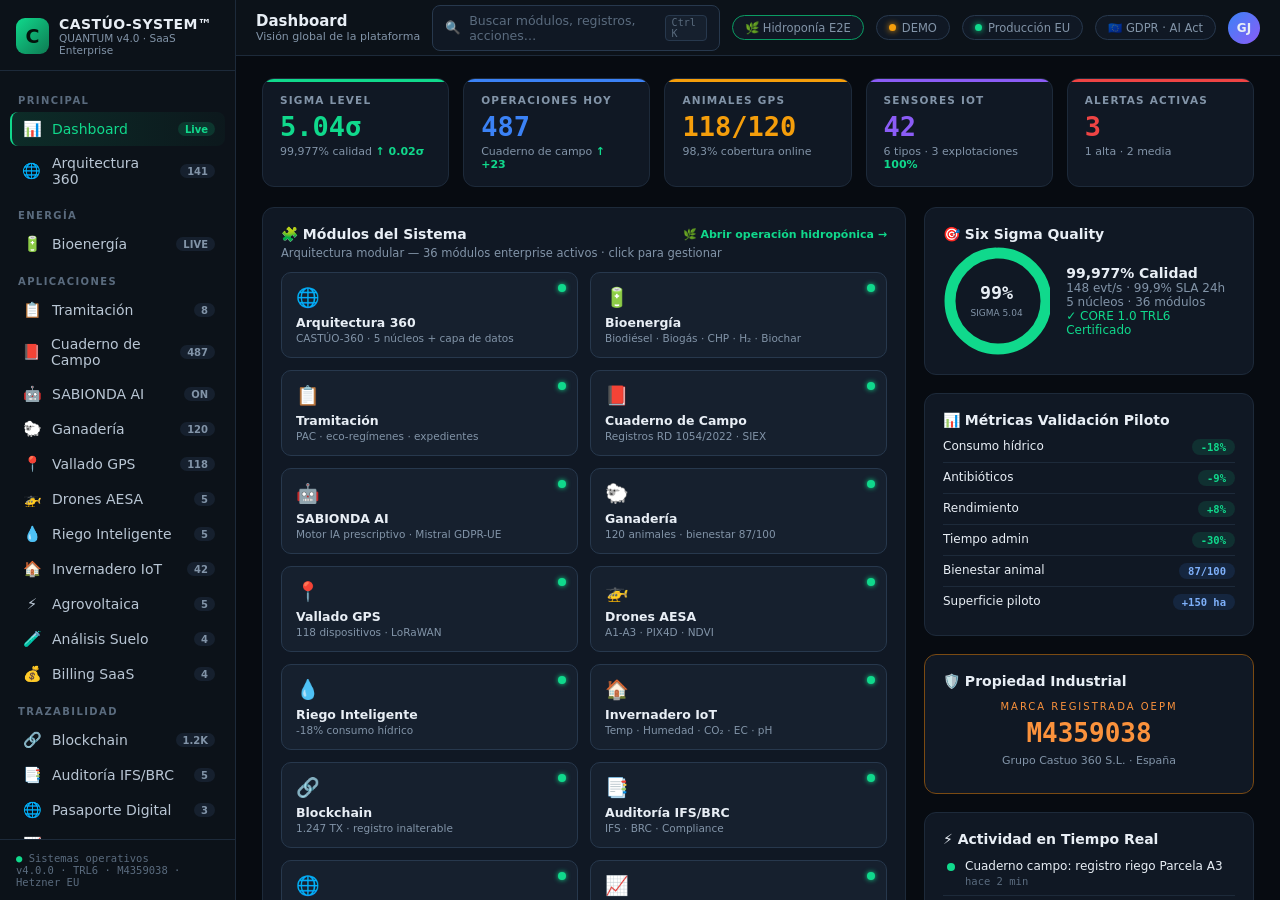
<file: management/evolution/source-artifacts/quantum.html>
<!DOCTYPE html>
<html lang="es">
<head>
<meta charset="UTF-8">
<meta name="viewport" content="width=device-width, initial-scale=1.0">
<meta name="description" content="CASTÚO-SYSTEM QUANTUM v4.0 — Plataforma Agroindustrial Digital. Frontend Enterprise.">
<title>CASTÚO-360 v5.0 · Plataforma Multimodal · 140 módulos</title>
<style>
:root{
  --bg:#070b11;--bg2:#0c1219;--panel:#101824;--panel2:#16202e;--line:#1d2a3a;--line2:#27384d;
  --txt:#e8eef5;--mut:#8294a8;--dim:#5a6b7e;
  --green:#10d98c;--green2:#0a9c63;--blue:#3b82f6;--cyan:#22d3ee;--amber:#f59e0b;--red:#ef4444;
  --violet:#8b5cf6;--pink:#ec4899;--orange:#fb923c;
  --rad:12px;--font:'Segoe UI',system-ui,-apple-system,Roboto,sans-serif;--mono:'Cascadia Code','JetBrains Mono',Consolas,monospace;
}
*{margin:0;padding:0;box-sizing:border-box}
html{scroll-behavior:smooth}
body{background:var(--bg);color:var(--txt);font-family:var(--font);font-size:14px;overflow:hidden}
::-webkit-scrollbar{width:9px;height:9px}::-webkit-scrollbar-track{background:var(--bg2)}
::-webkit-scrollbar-thumb{background:var(--line2);border-radius:5px}::-webkit-scrollbar-thumb:hover{background:#33485f}
a{color:var(--cyan);text-decoration:none}
button{font-family:var(--font)}
/* ===== LAYOUT ===== */
#app{display:grid;grid-template-columns:236px 1fr;grid-template-rows:56px 1fr;height:100vh}
#sidebar{grid-row:1/3;background:var(--bg2);border-right:1px solid var(--line);display:flex;flex-direction:column;overflow:hidden}
#topbar{display:flex;align-items:center;gap:12px;padding:0 20px;background:var(--bg2);border-bottom:1px solid var(--line)}
#main{overflow-y:auto;padding:22px 26px;position:relative}
/* ===== SIDEBAR ===== */
.brand{display:flex;align-items:center;gap:10px;padding:16px 16px 14px;border-bottom:1px solid var(--line)}
.brand .logo{width:36px;height:36px;border-radius:9px;background:linear-gradient(135deg,var(--green),#0e7a52);display:flex;align-items:center;justify-content:center;font-weight:800;font-size:19px;color:#04130c}
.brand b{font-size:14px;letter-spacing:.4px}
.brand small{display:block;color:var(--mut);font-size:10.5px;font-weight:400}
#nav{flex:1;overflow-y:auto;padding:10px 10px 16px}
.navgroup{font-size:10px;letter-spacing:1.4px;color:var(--dim);font-weight:700;padding:14px 8px 6px;text-transform:uppercase}
.navitem{display:flex;align-items:center;gap:10px;padding:8px 10px;border-radius:8px;cursor:pointer;color:#b9c6d4;margin-bottom:1px;border-left:2px solid transparent;transition:background .12s,color .12s;user-select:none}
.navitem:hover{background:var(--panel);color:var(--txt)}
.navitem.active{background:linear-gradient(90deg,rgba(16,217,140,.13),rgba(16,217,140,.03));color:var(--green);border-left-color:var(--green)}
.navitem .ni{width:20px;text-align:center;font-size:15px}
.navitem .nb{margin-left:auto;font-size:10px;font-weight:700;background:var(--panel2);color:var(--mut);border-radius:9px;padding:1.5px 7px}
.navitem.active .nb{background:rgba(16,217,140,.15);color:var(--green)}
.sysfoot{padding:12px 16px;border-top:1px solid var(--line);font-size:10.5px;color:var(--dim);font-family:var(--mono)}
.sysfoot .ok{color:var(--green)}
/* ===== TOPBAR ===== */
#crumb{font-weight:600;font-size:15px}
#crumb small{display:block;font-weight:400;color:var(--mut);font-size:11px}
.pill{display:inline-flex;align-items:center;gap:6px;border:1px solid var(--line2);background:var(--panel);border-radius:20px;padding:4.5px 12px;font-size:11.5px;color:var(--mut);white-space:nowrap}
.pill .dot{width:7px;height:7px;border-radius:50%}
.dot.g{background:var(--green);box-shadow:0 0 6px var(--green)}
.dot.r{background:var(--red);box-shadow:0 0 6px var(--red)}
.dot.a{background:var(--amber);box-shadow:0 0 6px var(--amber)}
#connpill{cursor:pointer}
.avatar{width:32px;height:32px;border-radius:50%;background:linear-gradient(135deg,var(--blue),var(--violet));display:flex;align-items:center;justify-content:center;font-size:12px;font-weight:700;cursor:pointer}
#searchbtn{flex:1;max-width:340px;display:flex;align-items:center;gap:8px;background:var(--panel);border:1px solid var(--line2);border-radius:8px;padding:7px 12px;color:var(--dim);cursor:pointer;font-size:12.5px}
#searchbtn:hover{border-color:var(--green2)}
#searchbtn kbd{margin-left:auto;background:var(--panel2);border:1px solid var(--line2);border-radius:4px;padding:1px 6px;font-size:10px;font-family:var(--mono)}
/* ===== CARDS / KPI ===== */
.kpirow{display:grid;grid-template-columns:repeat(auto-fit,minmax(170px,1fr));gap:14px;margin-bottom:20px}
.kpi{background:var(--panel);border:1px solid var(--line);border-radius:var(--rad);padding:15px 17px;position:relative;overflow:hidden}
.kpi::before{content:'';position:absolute;top:0;left:0;right:0;height:3px;background:var(--ac,var(--green))}
.kpi .kl{font-size:10.5px;letter-spacing:1.2px;color:var(--mut);font-weight:600;text-transform:uppercase}
.kpi .kv{font-size:27px;font-weight:700;font-family:var(--mono);margin:5px 0 3px;color:var(--ac,var(--green))}
.kpi .ks{font-size:11px;color:var(--mut)}
.kpi .ks .up{color:var(--green);font-weight:600}
.kpi .ks .dn{color:var(--red);font-weight:600}
.card{background:var(--panel);border:1px solid var(--line);border-radius:var(--rad);padding:18px;margin-bottom:18px}
.card h3{font-size:14px;display:flex;align-items:center;gap:8px;margin-bottom:4px}
.card .sub{font-size:11.5px;color:var(--mut);margin-bottom:12px}
.grid2{display:grid;grid-template-columns:1fr 1fr;gap:18px}
.grid3{display:grid;grid-template-columns:repeat(3,1fr);gap:14px}
.gridmain{display:grid;grid-template-columns:1fr 330px;gap:18px;align-items:start}
/* ===== MODULE TILES ===== */
.modgrid{display:grid;grid-template-columns:repeat(auto-fill,minmax(215px,1fr));gap:12px}
.modtile{background:var(--panel2);border:1px solid var(--line2);border-radius:10px;padding:13px 14px;cursor:pointer;position:relative;transition:transform .12s,border-color .12s}
.modtile:hover{transform:translateY(-2px);border-color:var(--green2)}
.modtile .mi{font-size:19px}.modtile b{display:block;font-size:12.5px;margin-top:6px}
.modtile small{color:var(--mut);font-size:10.5px;display:block;margin-top:2px}
.modtile .st{position:absolute;top:11px;right:11px;width:8px;height:8px;border-radius:50%}
/* ===== TABLES ===== */
.tablewrap{overflow-x:auto}
table{width:100%;border-collapse:collapse;font-size:12.5px}
th{text-align:left;font-size:10px;letter-spacing:1.1px;text-transform:uppercase;color:var(--mut);padding:9px 12px;border-bottom:1px solid var(--line2);cursor:pointer;user-select:none;white-space:nowrap}
th:hover{color:var(--txt)}
td{padding:9px 12px;border-bottom:1px solid var(--line);white-space:nowrap}
tbody tr{transition:background .1s}
tbody tr:hover{background:rgba(255,255,255,.025)}
.tag{display:inline-block;padding:2px 9px;border-radius:11px;font-size:10.5px;font-weight:600}
.tag.g{background:rgba(16,217,140,.12);color:var(--green)}
.tag.b{background:rgba(59,130,246,.13);color:#7eb0fa}
.tag.a{background:rgba(245,158,11,.13);color:var(--amber)}
.tag.r{background:rgba(239,68,68,.13);color:#f87171}
.tag.v{background:rgba(139,92,246,.13);color:#b89af9}
.tag.c{background:rgba(34,211,238,.12);color:var(--cyan)}
.mono{font-family:var(--mono);font-size:11.5px}
/* ===== CONTROLS ===== */
.btn{background:var(--panel2);border:1px solid var(--line2);color:var(--txt);border-radius:8px;padding:7px 14px;font-size:12px;cursor:pointer;display:inline-flex;align-items:center;gap:6px;transition:border-color .12s}
.btn:hover{border-color:var(--green2)}
.btn.primary{background:linear-gradient(135deg,var(--green2),#076b45);border-color:var(--green2);font-weight:600}
.btn.primary:hover{filter:brightness(1.15)}
.btn.danger{border-color:#5c2330;color:#f87171}.btn.danger:hover{background:rgba(239,68,68,.1)}
.btn.sm{padding:3.5px 9px;font-size:11px;border-radius:6px}
.toolbar{display:flex;gap:10px;align-items:center;margin-bottom:14px;flex-wrap:wrap}
.toolbar input[type=search]{flex:1;min-width:180px;max-width:330px}
input,select,textarea{background:var(--bg2);border:1px solid var(--line2);color:var(--txt);border-radius:8px;padding:8px 12px;font-size:12.5px;font-family:var(--font);outline:none;transition:border-color .12s}
input:focus,select:focus,textarea:focus{border-color:var(--green2)}
label{font-size:11px;color:var(--mut);font-weight:600;letter-spacing:.4px;display:block;margin-bottom:5px;text-transform:uppercase}
.field{margin-bottom:13px}.field input,.field select,.field textarea{width:100%}
/* ===== MODAL / TOAST / PALETTE ===== */
.overlay{position:fixed;inset:0;background:rgba(2,6,12,.7);backdrop-filter:blur(3px);display:none;align-items:flex-start;justify-content:center;z-index:90;padding:8vh 20px}
.overlay.open{display:flex}
.modal{background:var(--panel);border:1px solid var(--line2);border-radius:14px;width:100%;max-width:520px;max-height:80vh;overflow-y:auto;padding:22px;animation:pop .15s ease}
@keyframes pop{from{transform:scale(.96);opacity:0}to{transform:scale(1);opacity:1}}
.modal h3{margin-bottom:16px;font-size:15px}
#toasts{position:fixed;bottom:22px;right:22px;z-index:120;display:flex;flex-direction:column;gap:9px}
.toast{background:var(--panel2);border:1px solid var(--line2);border-left:3px solid var(--green);border-radius:9px;padding:11px 16px;font-size:12.5px;min-width:240px;max-width:360px;animation:slidein .2s ease;box-shadow:0 8px 24px rgba(0,0,0,.45)}
.toast.err{border-left-color:var(--red)}.toast.warn{border-left-color:var(--amber)}
@keyframes slidein{from{transform:translateX(40px);opacity:0}to{transform:none;opacity:1}}
#palette{max-width:560px;padding:0;overflow:hidden}
#palette input{width:100%;border:none;border-bottom:1px solid var(--line2);border-radius:0;padding:15px 18px;font-size:14px;background:var(--panel)}
#palresults{max-height:330px;overflow-y:auto;padding:8px}
.palitem{display:flex;align-items:center;gap:11px;padding:9px 12px;border-radius:8px;cursor:pointer;font-size:13px}
.palitem:hover,.palitem.sel{background:var(--panel2)}
.palitem small{margin-left:auto;color:var(--dim);font-size:10.5px}
/* ===== MISC ===== */
.empty{text-align:center;padding:46px 20px;color:var(--dim)}
.empty .big{font-size:36px;margin-bottom:10px}
.sparkrow{display:flex;align-items:flex-end;gap:14px}
.progress{height:7px;background:var(--bg2);border-radius:4px;overflow:hidden}
.progress i{display:block;height:100%;border-radius:4px;background:var(--ac,var(--green))}
.statline{display:flex;justify-content:space-between;font-size:12px;padding:7px 0;border-bottom:1px solid var(--line)}
.statline:last-child{border:none}
.statline b{font-family:var(--mono)}
.feed{display:flex;flex-direction:column;gap:2px}
.feeditem{display:flex;gap:10px;padding:8px 4px;border-bottom:1px solid var(--line);font-size:12px;align-items:flex-start}
.feeditem:last-child{border:none}
.feeditem .fd{width:8px;height:8px;border-radius:50%;margin-top:4px;flex-shrink:0}
.feeditem small{display:block;color:var(--dim);font-size:10.5px;font-family:var(--mono);margin-top:2px}
.gauge{display:flex;flex-direction:column;align-items:center;gap:6px}
.gauge .gv{font-family:var(--mono);font-weight:700;font-size:17px}
.gauge .gl{font-size:10.5px;color:var(--mut);text-transform:uppercase;letter-spacing:1px}
.pager{display:flex;gap:6px;align-items:center;justify-content:flex-end;margin-top:12px;font-size:11.5px;color:var(--mut)}
.iconbtn{background:none;border:none;cursor:pointer;font-size:13px;color:var(--mut);padding:3px 6px;border-radius:5px}
.iconbtn:hover{background:var(--panel2);color:var(--txt)}
#login-screen{position:fixed;inset:0;background:radial-gradient(1100px 600px at 70% -10%,#0d2b1f 0%,var(--bg) 55%);z-index:200;display:flex;align-items:center;justify-content:center}
.loginbox{background:var(--panel);border:1px solid var(--line2);border-radius:16px;padding:34px;width:380px;box-shadow:0 24px 80px rgba(0,0,0,.5)}
.map{background:var(--bg2);border:1px solid var(--line);border-radius:10px;position:relative;overflow:hidden}
@media(max-width:1100px){.gridmain{grid-template-columns:1fr}.grid2{grid-template-columns:1fr}}
@media(max-width:860px){#app{grid-template-columns:64px 1fr}.brand b,.brand small,.navgroup,.navitem span:not(.ni),.navitem .nb,.sysfoot{display:none}.navitem{justify-content:center}}
</style>
</head>
<body>
<div id="login-screen" style="display:none">
  <div class="loginbox">
    <div class="brand" style="border:none;padding:0 0 18px">
      <div class="logo">C</div>
      <div><b>CASTÚO-SYSTEM™</b><small>QUANTUM v4.0 · Acceso Zero Trust</small></div>
    </div>
    <div class="field"><label>Usuario</label><input id="lg-user" value="gregorio" autocomplete="username"></div>
    <div class="field"><label>Contraseña</label><input id="lg-pass" type="password" placeholder="••••••••" autocomplete="current-password"></div>
    <button class="btn primary" style="width:100%;justify-content:center;padding:10px" onclick="doLogin()">Iniciar sesión</button>
    <button class="btn" style="width:100%;justify-content:center;margin-top:9px" onclick="demoLogin()">Entrar en modo DEMO</button>
    <p style="font-size:10.5px;color:var(--dim);margin-top:14px;text-align:center">JWT · RBAC · MFA — castuo-auth :3001</p>
  </div>
</div>

<div id="app">
  <aside id="sidebar">
    <div class="brand"><div class="logo">C</div><div><b>CASTÚO-SYSTEM™</b><small>QUANTUM v4.0 · SaaS Enterprise</small></div></div>
    <nav id="nav"></nav>
    <div class="sysfoot"><span class="ok">●</span> Sistemas operativos<br>v4.0.0 · TRL6 · M4359038 · Hetzner EU</div>
  </aside>
  <header id="topbar">
    <div id="crumb">Dashboard<small>Plataforma Agroindustrial Digital</small></div>
    <div id="searchbtn" onclick="openPalette()">🔍 <span>Buscar módulos, registros, acciones…</span><kbd>Ctrl K</kbd></div>
    <a class="pill" href="index.html" title="Operación hidropónica E2E" style="border-color:var(--green2)">🌿 Hidroponía E2E</a>
    <span class="pill" id="connpill" onclick="go('config')"><span class="dot a" id="conndot"></span><span id="conntxt">DEMO</span></span>
    <span class="pill"><span class="dot g"></span>Producción EU</span>
    <span class="pill">🇪🇺 GDPR · AI Act</span>
    <div class="avatar" id="avatar" title="Gregorio J. Jiménez" onclick="go('auth')">GJ</div>
  </header>
  <main id="main"></main>
</div>

<div class="overlay" id="modal-ov"><div class="modal" id="modal-box"></div></div>
<div class="overlay" id="palette-ov"><div class="modal" id="palette">
  <input id="pal-in" placeholder="Buscar en toda la plataforma…" oninput="palSearch(this.value)">
  <div id="palresults"></div>
</div></div>
<div id="toasts"></div>

<script>
'use strict';
/* ============================================================
   CASTÚO-SYSTEM QUANTUM v4.0 — Frontend Enterprise single-file
   Capa API real (FastAPI) + fallback DEMO persistente
   ============================================================ */
const CFG_KEY='castuo_cfg_v4', DB_KEY='castuo_db_v4';
let CFG = Object.assign({apiUrl:'https://api.castuo-system.es', token:'', mode:'demo', pollSec:10, requireLogin:false}, JSON.parse(localStorage.getItem(CFG_KEY)||'{}'));
const saveCfg=()=>localStorage.setItem(CFG_KEY,JSON.stringify(CFG));
// SSO suite: hereda el JWT de la app hidropónica (mismo backend)
(function(){const t=localStorage.getItem('castuo_token');if(t&&t!=='demo'&&(!CFG.token||CFG.token==='demo')){CFG.token=t;CFG.mode='real';}})();
const $=s=>document.querySelector(s), $$=s=>[...document.querySelectorAll(s)];
const esc=s=>String(s??'').replace(/[&<>"']/g,c=>({'&':'&amp;','<':'&lt;','>':'&gt;','"':'&quot;',"'":'&#39;'}[c]));
const fmt=n=>Number(n).toLocaleString('es-ES');
const nowHM=()=>new Date().toLocaleTimeString('es-ES',{hour:'2-digit',minute:'2-digit'});
const today=()=>new Date().toISOString().slice(0,10);
const rid=()=>Math.random().toString(36).slice(2,9).toUpperCase();
const rnd=(a,b)=>a+Math.random()*(b-a);
const ri=(a,b)=>Math.round(rnd(a,b));
const pick=a=>a[Math.floor(Math.random()*a.length)];

function toast(msg,type=''){const t=document.createElement('div');t.className='toast '+type;t.innerHTML=msg;$('#toasts').appendChild(t);setTimeout(()=>{t.style.opacity='0';t.style.transition='opacity .3s';setTimeout(()=>t.remove(),300)},4200);}
function modal(html){$('#modal-box').innerHTML=html;$('#modal-ov').classList.add('open');}
function closeModal(){$('#modal-ov').classList.remove('open');}
$('#modal-ov').addEventListener('click',e=>{if(e.target.id==='modal-ov')closeModal();});
$('#palette-ov').addEventListener('click',e=>{if(e.target.id==='palette-ov')closePalette();});

/* ===================== CAPA API ===================== */
async function apiFetch(path,opts={}){
  const ctl=new AbortController();const t=setTimeout(()=>ctl.abort(),6000);
  try{
    const res=await fetch(CFG.apiUrl.replace(/\/$/,'')+path,Object.assign({signal:ctl.signal,headers:Object.assign({'Content-Type':'application/json'},CFG.token?{Authorization:'Bearer '+CFG.token}:{})},opts));
    clearTimeout(t);
    if(res.status===401){setConn(false,'401 No autorizado');throw new Error('401');}
    if(!res.ok)throw new Error('HTTP '+res.status);
    setConn(true);
    return res.status===204?null:await res.json();
  }catch(e){clearTimeout(t);if(CFG.mode==='real')setConn(false,e.message);throw e;}
}
let CONN={online:false,last:null};
function setConn(ok,err){
  CONN.online=ok;CONN.last=new Date();
  const d=$('#conndot'),x=$('#conntxt');if(!d)return;
  if(CFG.mode==='demo'){d.className='dot a';x.textContent='DEMO';}
  else if(ok){d.className='dot g';x.textContent='ONLINE';}
  else{d.className='dot r';x.textContent='OFFLINE';if(err&&err!=='401')console.warn('API:',err);}
}
/* Acceso a datos: API real con fallback transparente a demo-store */
const Store={
  async list(mod){
    if(CFG.mode==='real'){try{return await apiFetch('/api/v1/'+mod);}catch(e){toast('⚠️ API no disponible · usando datos locales ('+esc(mod)+')','warn');}}
    return DB[mod]||[];
  },
  async save(mod,rec){
    if(CFG.mode==='real'){try{
      if(rec.id&&DBfind(mod,rec.id))return await apiFetch('/api/v1/'+mod+'/'+rec.id,{method:'PUT',body:JSON.stringify(rec)});
      return await apiFetch('/api/v1/'+mod,{method:'POST',body:JSON.stringify(rec)});
    }catch(e){toast('⚠️ Guardado local (API offline)','warn');}}
    if(!rec.id)rec.id=rid();
    const i=(DB[mod]||(DB[mod]=[])).findIndex(r=>r.id===rec.id);
    if(i>=0)DB[mod][i]=rec;else DB[mod].unshift(rec);
    saveDB();return rec;
  },
  async del(mod,id){
    if(CFG.mode==='real'){try{await apiFetch('/api/v1/'+mod+'/'+id,{method:'DELETE'});}catch(e){toast('⚠️ Borrado local (API offline)','warn');}}
    DB[mod]=(DB[mod]||[]).filter(r=>r.id!==id);saveDB();
  }
};
const DBfind=(mod,id)=>(DB[mod]||[]).find(r=>r.id===id);
function saveDB(){try{localStorage.setItem(DB_KEY,JSON.stringify(DB));}catch(e){}}

/* ===================== AUTENTICACIÓN ===================== */
async function doLogin(){
  const u=$('#lg-user').value,p=$('#lg-pass').value;
  if(CFG.mode==='real'){
    try{const r=await apiFetch('/api/v1/auth/login',{method:'POST',body:JSON.stringify({username:u,password:p})});
      CFG.token=r.access_token||r.token||'';saveCfg();localStorage.setItem('castuo_token',CFG.token);localStorage.setItem('castuo_auth_mode','jwt');hideLogin();toast('✅ Sesión iniciada (JWT · SSO suite)');return;
    }catch(e){toast('❌ Login fallido: '+esc(e.message),'err');return;}
  }
  demoLogin();
}
function demoLogin(){CFG.token='demo';saveCfg();hideLogin();toast('Modo DEMO activo — datos simulados');}
function hideLogin(){$('#login-screen').style.display='none';}
function logout(){CFG.token='';saveCfg();$('#login-screen').style.display='flex';}

/* ===================== DATOS DEMO (semillas realistas) ===================== */
const PARCELAS=['Parcela A1','Parcela A3','Parcela B1','Parcela B2','Lote C-Norte','Invernadero 1','Invernadero 2','Olivar Sur'];
const CULTIVOS=['Tomate hidropónico','Pimiento','Lechuga NFT','Fresa vertical','Olivo','Almendro','Pistacho','Brócoli'];
function seedDB(){
  const db={};
  db.cuaderno=Array.from({length:48},(_,i)=>({id:'CC-'+(487-i),fecha:dAgo(i*1.7),parcela:pick(PARCELAS),actividad:pick(['Riego','Fertilización','Tratamiento fito','Siembra','Recolección','Poda','Análisis suelo']),producto:pick(['NPK 15-15-15','Cobre 50%','Agua riego','Azufre','Materia orgánica','—']),dosis:ri(1,40)+' kg/ha',operario:pick(['G. Jiménez','M. Torres','A. Vega']),estado:pick(['Validado','Validado','Validado','Pendiente'])}));
  db.tramitacion=[
    {id:'EXP-2026-018',tipo:'PAC · Eco-regímenes',organismo:'FEGA',estado:'En revisión',fecha:'2026-05-28',importe:'12.400 €'},
    {id:'EXP-2026-017',tipo:'Ayuda agrovoltaica IDAE',organismo:'IDAE',estado:'Concedida',fecha:'2026-05-12',importe:'48.000 €'},
    {id:'EXP-2026-015',tipo:'Registro REGEPA',organismo:'MAPA',estado:'Presentado',fecha:'2026-04-30',importe:'—'},
    {id:'EXP-2026-013',tipo:'Licencia obra invernadero',organismo:'Ayto. Badajoz',estado:'Concedida',fecha:'2026-04-02',importe:'—'},
    {id:'EXP-2026-011',tipo:'Subvención digitalización Kit',organismo:'Red.es',estado:'Justificación',fecha:'2026-03-15',importe:'6.000 €'},
    {id:'EXP-2026-009',tipo:'Cuaderno digital SIEX',organismo:'MAPA',estado:'Activo',fecha:'2026-02-20',importe:'—'},
    {id:'EXP-2026-007',tipo:'Seguro agrario línea 309',organismo:'Agroseguro',estado:'Vigente',fecha:'2026-01-28',importe:'3.150 €'},
    {id:'EXP-2026-004',tipo:'Alta explotación ganadera',organismo:'Junta Extremadura',estado:'Concedida',fecha:'2026-01-09',importe:'—'}];
  db.ganaderia=Array.from({length:40},(_,i)=>({id:'ES0'+ (84000000+i*137), crotal:'EX-'+(1200+i),especie:i<28?'Ovino':'Caprino',raza:i<28?pick(['Merina','Ile de France']):'Verata',edad:ri(1,9)+' años',peso:ri(38,82)+' kg',bienestar:ri(78,98),gps:i<35?'GPS-'+(100+i):'—',estado:pick(['Pastoreo','Pastoreo','Estabulado','Lactancia'])}));
  db.vallado=Array.from({length:24},(_,i)=>({id:'GPS-'+(100+i),animal:'EX-'+(1200+i),bateria:ri(22,100),senal:pick(['Excelente','Buena','Buena','Débil']),zona:pick(['Dehesa Norte','Dehesa Sur','Cercado 3','Cercado 5']),ultimo:ri(1,18)+' min',lat:38.85+rnd(-.04,.04),lng:-6.97+rnd(-.05,.05),estado:i%11===5?'Fuera de zona':'En zona'}));
  db.drones=[
    {id:'VUE-2026-031',dron:'DJI Mavic 3M',mision:'NDVI Olivar Sur',fecha:dAgo(2),duracion:'24 min',area:'18 ha',piloto:'G. Jiménez (A1-A3)',estado:'Procesado'},
    {id:'VUE-2026-030',dron:'DJI Mavic 3M',mision:'Multiespectral B1-B2',fecha:dAgo(6),duracion:'31 min',area:'26 ha',piloto:'G. Jiménez (A1-A3)',estado:'Procesado'},
    {id:'VUE-2026-029',dron:'DJI Matrice 350',mision:'Térmica invernaderos',fecha:dAgo(9),duracion:'18 min',area:'4 ha',piloto:'M. Torres (A2)',estado:'Procesado'},
    {id:'VUE-2026-028',dron:'DJI Mavic 3M',mision:'NDVI Dehesa Norte',fecha:dAgo(15),duracion:'42 min',area:'55 ha',piloto:'G. Jiménez (A1-A3)',estado:'Archivado'},
    {id:'VUE-2026-027',dron:'DJI Matrice 350',mision:'Fotogrametría PIX4D',fecha:dAgo(21),duracion:'37 min',area:'40 ha',piloto:'G. Jiménez (A1-A3)',estado:'Archivado'}];
  db.riego=[
    {id:'Z1',zona:'Invernadero 1 · NFT',caudal:'2,4 m³/h',humedad:71,programa:'06:00 · 14:00 · 20:00',ahorro:'-21%',valvula:'Abierta',estado:'Regando'},
    {id:'Z2',zona:'Invernadero 2 · Goteo',caudal:'1,8 m³/h',humedad:64,programa:'07:00 · 19:00',ahorro:'-18%',valvula:'Cerrada',estado:'Programado'},
    {id:'Z3',zona:'Parcela A3 · Aspersión',caudal:'5,1 m³/h',humedad:48,programa:'05:30',ahorro:'-14%',valvula:'Cerrada',estado:'Programado'},
    {id:'Z4',zona:'Olivar Sur · Goteo',caudal:'3,3 m³/h',humedad:39,programa:'Déficit controlado',ahorro:'-26%',valvula:'Cerrada',estado:'Reposo'},
    {id:'Z5',zona:'Fresa vertical',caudal:'0,9 m³/h',humedad:76,programa:'Ciclo 45 min',ahorro:'-23%',valvula:'Abierta',estado:'Regando'}];
  db.invernadero=[
    {id:'S-T1',sensor:'Temperatura aire',ubic:'Inv. 1 zona A',valor:24.3,unidad:'°C',min:18,max:28,estado:'OK'},
    {id:'S-T2',sensor:'Temperatura aire',ubic:'Inv. 2 zona B',valor:26.1,unidad:'°C',min:18,max:28,estado:'OK'},
    {id:'S-H1',sensor:'Humedad relativa',ubic:'Inv. 1',valor:68,unidad:'%',min:55,max:80,estado:'OK'},
    {id:'S-H2',sensor:'Humedad suelo',ubic:'Lote B1',valor:52,unidad:'%',min:45,max:75,estado:'⚠ +7% desviación'},
    {id:'S-C1',sensor:'CO₂',ubic:'Inv. 1',valor:712,unidad:'ppm',min:400,max:1000,estado:'OK'},
    {id:'S-E1',sensor:'EC nutrientes',ubic:'NFT línea 2',valor:2.1,unidad:'mS/cm',min:1.6,max:2.4,estado:'OK'},
    {id:'S-P1',sensor:'pH solución',ubic:'NFT línea 2',valor:5.9,unidad:'pH',min:5.5,max:6.5,estado:'OK'},
    {id:'S-L1',sensor:'PAR luminosidad',ubic:'Inv. 2',valor:842,unidad:'µmol',min:300,max:1200,estado:'OK'}];
  db.blockchain=Array.from({length:30},(_,i)=>({id:'0x'+rid().toLowerCase()+rid().toLowerCase(),bloque:fmt(48210-i*3),tipo:pick(['Registro cuaderno','Lote trazabilidad','Certificado IFS','Pasaporte DPP','Sensor batch']),hash_ok:true,fecha:dAgo(i*.4),gas:ri(21,90)+'k',estado:'Confirmada'}));
  db.auditoria=[
    {id:'AUD-IFS-2026',norma:'IFS Food v8',ambito:'Manipulado IV gama',avance:78,resp:'Calidad',fecha:'2026-09-15',estado:'En curso'},
    {id:'AUD-BRC-2026',norma:'BRCGS v9',ambito:'Envasado',avance:64,resp:'Calidad',fecha:'2026-10-02',estado:'En curso'},
    {id:'AUD-GG-2026',norma:'GlobalG.A.P.',ambito:'Producción primaria',avance:100,resp:'G. Jiménez',fecha:'2026-03-11',estado:'Certificado'},
    {id:'AUD-ECO-2026',norma:'Ecológico UE 2018/848',ambito:'Olivar + hortícola',avance:100,resp:'CAEX',fecha:'2026-02-04',estado:'Certificado'},
    {id:'AUD-ISO-2027',norma:'ISO 22000',ambito:'Cadena completa',avance:12,resp:'Consultora',fecha:'2027-01-20',estado:'Planificada'}];
  db.pasaporte=[
    {id:'DPP-TOM-0412',producto:'Tomate hidropónico lote 412',origen:'Invernadero 1',huella:'0,38 kg CO₂e/kg',agua:'12 L/kg',qr:'castuo.es/dpp/412',fecha:dAgo(3),estado:'Publicado'},
    {id:'DPP-AOVE-0086',producto:'AOVE ecológico lote 86',origen:'Olivar Sur',huella:'1,9 kg CO₂e/L',agua:'310 L/L',qr:'castuo.es/dpp/86',fecha:dAgo(12),estado:'Publicado'},
    {id:'DPP-FRE-0033',producto:'Fresa vertical lote 33',origen:'Inv. 2',huella:'0,29 kg CO₂e/kg',agua:'8 L/kg',qr:'castuo.es/dpp/33',fecha:dAgo(18),estado:'Borrador'}];
  db.contenedores=[
    {id:'castuo-gateway',rol:'API Gateway · Traefik',puerto:443,cpu:4,ram:118,latencia:2,estado:'Running'},
    {id:'castuo-auth',rol:'JWT · RBAC · Zero Trust',puerto:3001,cpu:2,ram:96,latencia:4,estado:'Running'},
    {id:'castuo-api',rol:'FastAPI core (Python 3.14)',puerto:8000,cpu:11,ram:210,latencia:6,estado:'Running'},
    {id:'sabionda-engine',rol:'Motor IA Prescriptivo · Mistral',puerto:8001,cpu:23,ram:840,latencia:12,estado:'Running'},
    {id:'iot-gateway',rol:'MQTT · LoRaWAN Bridge',puerto:1883,cpu:3,ram:74,latencia:3,estado:'Running'},
    {id:'blockchain-node',rol:'Registro inalterable',puerto:8443,cpu:8,ram:512,latencia:8,estado:'Running'},
    {id:'postgres-16',rol:'PostgreSQL 16 · principal',puerto:5432,cpu:6,ram:380,latencia:1,estado:'Running'},
    {id:'timescale-iot',rol:'Series temporales sensores',puerto:5433,cpu:9,ram:420,latencia:2,estado:'Running'},
    {id:'redis-cache',rol:'Caché · colas',puerto:6379,cpu:1,ram:48,latencia:1,estado:'Running'},
    {id:'n8n-automation',rol:'Automatización flujos',puerto:5678,cpu:2,ram:160,latencia:9,estado:'Running'},
    {id:'grafana',rol:'Observabilidad',puerto:3000,cpu:2,ram:130,latencia:5,estado:'Running'},
    {id:'prometheus',rol:'Métricas',puerto:9090,cpu:3,ram:220,latencia:2,estado:'Running'},
    {id:'minio-s3',rol:'Objetos · imágenes dron',puerto:9000,cpu:1,ram:90,latencia:4,estado:'Running'},
    {id:'billing-stripe',rol:'Billing SaaS multi-tenant',puerto:8010,cpu:1,ram:85,latencia:11,estado:'Running'},
    {id:'analytics-bi',rol:'Dashboards BI',puerto:8020,cpu:4,ram:240,latencia:7,estado:'Running'},
    {id:'edge-sync-pi5',rol:'Sync Raspberry Pi 5 (arm64)',puerto:8030,cpu:2,ram:60,latencia:14,estado:'Running'},
    {id:'backup-agent',rol:'Backups cifrados Hetzner BX',puerto:8040,cpu:1,ram:40,latencia:5,estado:'Running'}];
  db.iotgw=Array.from({length:14},(_,i)=>({id:'castuo/'+pick(['inv1','inv2','campo','ganado'])+'/'+pick(['temp','hum','co2','ec','ph','gps','caudal'])+'/'+i,protocolo:i%3?'LoRaWAN':'MQTT',mensajes:fmt(ri(800,42000)),qos:pick([0,1,1,2]),ultimo:ri(1,59)+' s',estado:i===9?'Sin datos':'Activo'}));
  db.auth=[
    {id:'gregorio',nombre:'Gregorio J. Jiménez',rol:'Admin · Owner',mfa:'Sí',sesiones:2,ultimo:'Ahora',estado:'Activo'},
    {id:'mtorres',nombre:'M. Torres',rol:'Operario campo',mfa:'Sí',sesiones:1,ultimo:'hace 2 h',estado:'Activo'},
    {id:'avega',nombre:'A. Vega',rol:'Operario campo',mfa:'No',sesiones:0,ultimo:'hace 3 d',estado:'Activo'},
    {id:'calidad',nombre:'Dpto. Calidad (ext)',rol:'Auditor lectura',mfa:'Sí',sesiones:0,ultimo:'hace 9 d',estado:'Suspendido'},
    {id:'api-n8n',nombre:'Service account n8n',rol:'M2M · scopes:write',mfa:'—',sesiones:1,ultimo:'Ahora',estado:'Activo'}];
  db.agrovoltaica=[
    {id:'STR-01',string:'String fotovoltaico 1',potencia:'12,4 kW',hoy:'58 kWh',rendimiento:97,inversor:'Huawei SUN2000',estado:'Generando'},
    {id:'STR-02',string:'String fotovoltaico 2',potencia:'11,9 kW',hoy:'55 kWh',rendimiento:95,inversor:'Huawei SUN2000',estado:'Generando'},
    {id:'STR-03',string:'String semitransparente inv.',potencia:'7,2 kW',hoy:'31 kWh',rendimiento:91,inversor:'Huawei SUN2000',estado:'Generando'},
    {id:'BAT-01',string:'Batería LFP 30 kWh',potencia:'SOC 84%',hoy:'12 kWh ciclados',rendimiento:99,inversor:'BMS',estado:'Cargando'},
    {id:'EXC-01',string:'Excedentes a red',potencia:'3,1 kW',hoy:'9 kWh vertidos',rendimiento:100,inversor:'CUPS ES0021…',estado:'Vertiendo'}];
  db.suelo=[
    {id:'AN-2026-014',parcela:'Parcela A3',metodo:'LIBS espectroscopía',ph:6.8,mo:'2,1%',n:'Alto',p:'Medio',k:'Alto',fecha:dAgo(5),estado:'Completado'},
    {id:'AN-2026-013',parcela:'Olivar Sur',metodo:'LIBS espectroscopía',ph:7.9,mo:'1,4%',n:'Medio',p:'Bajo',k:'Medio',fecha:dAgo(11),estado:'Completado'},
    {id:'AN-2026-012',parcela:'Lote C-Norte',metodo:'Lab externo + LIBS',ph:6.2,mo:'2,8%',n:'Alto',p:'Alto',k:'Alto',fecha:dAgo(19),estado:'Completado'},
    {id:'AN-2026-011',parcela:'Parcela B2',metodo:'LIBS espectroscopía',ph:7.1,mo:'1,9%',n:'Medio',p:'Medio',k:'Bajo',fecha:dAgo(26),estado:'Recomendación emitida'}];
  db.billing=[
    {id:'TEN-001',tenant:'Grupo Castuo 360 S.L.',plan:'Enterprise',mrr:'1.490 €',uso:'36/36 módulos',renovacion:'2027-01-01',estado:'Activo'},
    {id:'TEN-002',tenant:'Coop. Vegas Altas',plan:'Pro',mrr:'390 €',uso:'14/36 módulos',renovacion:'2026-09-12',estado:'Activo'},
    {id:'TEN-003',tenant:'Dehesa La Serena SAT',plan:'Pro',mrr:'390 €',uso:'11/36 módulos',renovacion:'2026-08-03',estado:'Activo'},
    {id:'TEN-004',tenant:'Finca experimental UEX',plan:'Starter',mrr:'90 €',uso:'6/36 módulos',renovacion:'2026-07-15',estado:'Trial'}];
  db.alertas=[
    {id:'AL-1',nivel:'alta',texto:'GPS-105 fuera de zona · Dehesa Norte',hora:nowHM()},
    {id:'AL-2',nivel:'media',texto:'Humedad suelo Lote B1 +7% desviación',hora:nowHM()},
    {id:'AL-3',nivel:'media',texto:'Sensor iot castuo/ganado/gps/9 sin datos 40 min',hora:nowHM()}];
  db.feed=[
    {t:'Cuaderno campo: registro riego Parcela A3',c:'g',h:'hace 2 min'},
    {t:'SABIONDA: predicción estrés hídrico Lote B1',c:'b',h:'hace 5 min'},
    {t:'⚠ Alerta: humedad suelo +7% desviación',c:'a',h:'hace 8 min'},
    {t:'Blockchain: lote DPP-TOM-0412 anclado (bloque 48.210)',c:'v',h:'hace 14 min'},
    {t:'Drones: ortomosaico NDVI Olivar Sur procesado',c:'c',h:'hace 31 min'}];
  return db;
}
function dAgo(d){const x=new Date(Date.now()-d*864e5);return x.toISOString().slice(0,10);}
let DB=JSON.parse(localStorage.getItem(DB_KEY)||'null')||seedDB();
if(!DB.agrovoltaica)DB=seedDB(); // re-seed si versión antigua
saveDB();

/* ===================== GRÁFICAS SVG (sin dependencias) ===================== */
function spark(data,w=120,h=34,color='var(--green)'){
  const mx=Math.max(...data),mn=Math.min(...data),r=mx-mn||1;
  const pts=data.map((v,i)=>(i/(data.length-1)*w).toFixed(1)+','+(h-3-(v-mn)/r*(h-8)).toFixed(1)).join(' ');
  return `<svg width="${w}" height="${h}" style="overflow:visible"><polyline points="${pts}" fill="none" stroke="${color}" stroke-width="2" stroke-linejoin="round"/><circle cx="${w}" cy="${(h-3-(data[data.length-1]-mn)/r*(h-8)).toFixed(1)}" r="3" fill="${color}"/></svg>`;
}
function bars(data,labels,w=440,h=130,color='var(--green)'){
  const mx=Math.max(...data)||1,bw=w/data.length;
  let s=`<svg width="100%" viewBox="0 0 ${w} ${h+18}" preserveAspectRatio="none" style="display:block">`;
  data.forEach((v,i)=>{const bh=v/mx*(h-12);
    s+=`<rect x="${(i*bw+3).toFixed(1)}" y="${(h-bh).toFixed(1)}" width="${(bw-6).toFixed(1)}" height="${bh.toFixed(1)}" rx="3" fill="${color}" opacity="${0.45+0.55*v/mx}"><title>${labels[i]}: ${v}</title></rect>`;
    s+=`<text x="${(i*bw+bw/2).toFixed(1)}" y="${h+13}" text-anchor="middle" font-size="9" fill="#5a6b7e">${labels[i]}</text>`;});
  return s+'</svg>';
}
function donut(pct,size=110,color='var(--green)',label=''){
  const r=(size-14)/2,c=2*Math.PI*r;
  return `<svg width="${size}" height="${size}"><circle cx="${size/2}" cy="${size/2}" r="${r}" fill="none" stroke="var(--bg2)" stroke-width="11"/>
  <circle cx="${size/2}" cy="${size/2}" r="${r}" fill="none" stroke="${color}" stroke-width="11" stroke-linecap="round"
   stroke-dasharray="${(pct/100*c).toFixed(1)} ${c.toFixed(1)}" transform="rotate(-90 ${size/2} ${size/2})"/>
  <text x="50%" y="48%" text-anchor="middle" font-size="${size/6}" font-weight="700" fill="var(--txt)" font-family="var(--mono)">${pct}%</text>
  <text x="50%" y="64%" text-anchor="middle" font-size="9" fill="var(--mut)">${label}</text></svg>`;
}
const series=(n,base,vol)=>Array.from({length:n},(_,i)=>Math.round(base+Math.sin(i/2.2)*vol+rnd(-vol/2,vol/2)));

/* ===================== REGISTRO DE MÓDULOS ===================== */
/* tag(): mapea estados → color de etiqueta */
function stag(v){
  v=String(v);
  const g=['Validado','Concedida','Activo','Running','Confirmada','Certificado','OK','Generando','Completado','Publicado','En zona','Regando','Excelente','Vigente','Pastoreo','Cargando'];
  const a=['Pendiente','En revisión','En curso','Trial','Programado','Borrador','Justificación','Débil','Lactancia','Reposo','Presentado','Planificada','Vertiendo','Estabulado','Recomendación emitida'];
  const r=['Fuera de zona','Sin datos','Suspendido','Error','Stopped'];
  const cls=g.includes(v)?'g':a.includes(v)?'a':r.includes(v)?'r':v.startsWith('⚠')?'a':'b';
  return `<span class="tag ${cls}">${esc(v)}</span>`;
}
/* ═══════════════════════════════════════════════════════════════════
   CASTÚO-360 v5.0 — Mapa de arquitectura: 5 núcleos + capa de datos
   140 módulos enterprise. Datos extraídos del plan estratégico 24m.
   Cada módulo: [id, nombre, función, tech, valor(K€), impacto, TRL, fase]
   ═══════════════════════════════════════════════════════════════════ */
var C360_CORES=[
 {id:"agro",name:"Agro-Inteligente",icon:"🌱",color:"--green",desc:"36 módulos operativos (núcleo actual)",
  fase:"Operativo",trl:6,mods:[
   ["agro-core","Plataforma Agro 36 mód.","Cuaderno, ganadería, drones, riego, invernadero, blockchain, DPP…","FastAPI+IoT+Mistral","—","TRL6 certificado",6,"Operativo"]]},
 {id:"data",name:"Data Intelligence Core",icon:"📊",color:"--cyan",desc:"Capa de datos centralizada · Six Sigma 6.0σ",
  fase:"Fase 1",trl:4,mods:[
   ["data-lake","Data Lake Enterprise","Almacenamiento unificado IoT+Agro+Geo+Bio","S3+TimescaleDB+ClickHouse",25,"1M evt/s (vs 148)",4,"Fase 1"],
   ["etl-pipeline","ETL/ELT Pipeline","Transformación datos tiempo real","Airflow+Kafka",18,"100+ fuentes",4,"Fase 1"],
   ["data-catalog","Data Catalog","Metadatos + descubrimiento","Apache Atlas",12,"Governance GDPR+AI Act",4,"Fase 1"],
   ["data-quality","Data Quality","Validación Six Sigma 5.04→6.0σ","Great Expectations",15,"0.00034% errores",4,"Fase 1"],
   ["rt-analytics","Real-time Analytics","Dashboards streaming 3s","Flink+Grafana",22,"Decisiones tiempo real",4,"Fase 1"],
   ["mlops","ML Ops Platform","Ciclo vida modelos IA","Kubeflow+MLflow",28,"200+ features",4,"Fase 1"],
   ["feature-store","Feature Store","Features para modelos","Feast",15,"-40% tiempo entreno",4,"Fase 1"],
   ["data-gov","Data Governance","Compliance GDPR+AI Act+DPP","Open Policy Agent",18,"Auditorías auto",4,"Fase 1"],
   ["data-mesh","Data Mesh","Arquitectura descentralizada","Data Mesh Framework",25,"Escalado horizontal",3,"Fase 1"],
   ["predictive","Predictive Analytics","Predicción 30-90d NDVI+estrés","Prophet+XGBoost",20,"-25% agua",4,"Fase 1"],
   ["digital-twin","Digital Twin Engine","Modelo 3D virtual de finca","Unity+Three.js+Photon",35,"Simular antes de implementar",4,"Fase 1"],
   ["anomaly","Anomaly Detection","Detección anomalías","Isolation Forest+LSTM",18,"0.00034% falsos pos.",4,"Fase 1"],
   ["data-viz","Data Visualization","BI interactivo","Apache Superset",12,"Dashboards a medida",5,"Fase 1"],
   ["ts-analytics","Time-series Analytics","Análisis temporal IoT","TimescaleDB+Druid",15,"Optim. riego+energía",5,"Fase 1"],
   ["geospatial","Geospatial Engine","Análisis espacial NDVI+3D","PostGIS+GeoPandas",18,"Mapas térmicos+humedad",4,"Fase 1"],
   ["data-lineage","Data Lineage","Trazabilidad datos (blockchain)","JanusGraph+Blockchain",15,"Auditoría inmutable",4,"Fase 1"],
   ["automl","AutoML Platform","Auto-generación modelos","H2O.ai+AutoGluon",22,"-60% tiempo desarrollo",4,"Fase 1"],
   ["data-market","Data Marketplace","API pública datos agregados","FastAPI+OAuth2",18,"Monetización B2B/B2G",4,"Fase 1"],
   ["privacy-comp","Privacy Computing","Cifrado homomórfico","PyCryptodome+SEAL",25,"Datos cifrados en uso",3,"Fase 1"],
   ["data-retention","Data Retention","Lifecycle 7-25 años","Apache Ozone",12,"Cumplimiento legal",4,"Fase 1"]]},
 {id:"geo",name:"Geotermia + Energía + Bioenergía",icon:"🌡️",color:"--amber",desc:"Renovable inteligente · geotermia · biodiésel · biogás · H₂ · 98% renovable",
  fase:"Fase 2",trl:3,mods:[
   ["geo-monitoring","Geothermal Monitoring","Sensores temp subsuelo 0-500m","PT1000+LoRaWAN",15,"12 sensores/finca",4,"Fase 2"],
   ["heat-pump","Heat Pump Control","Bombas calor/frío geotérmicas","MQTT+GPIO 12V",12,"4 bombas/finca",4,"Fase 2"],
   ["energy-forecast","Energy Forecast","Predicción demanda 7-30d","Prophet+LSTM",20,"Balance energía",4,"Fase 2"],
   ["grid-opt","Grid Optimization","Balance geo+solar+red","Apache Flink",18,"3 fuentes",4,"Fase 2"],
   ["carbon","Carbon Footprint","Calculadora CO2","Chainalysis+Blockchain",15,"-25% CO2",4,"Fase 2"],
   ["energy-trading","Energy Trading P2P","Mercado energía finca→finca","Smart Contracts ERC-20",25,"100+ fincas",3,"Fase 2"],
   ["thermal-storage","Thermal Storage","Acumuladores 500-5000L","MQTT+PID",12,"2-8 acumuladores",4,"Fase 2"],
   ["well-mgmt","Well Management","Pozos geotérmicos","GIS+PostGIS",20,"2-4 pozos/finca",3,"Fase 2"],
   ["heat-exchanger","Heat Exchanger","Intercambiadores placa/tubo","PID+MQTT",10,"4-12 unid.",4,"Fase 2"],
   ["pump-eff","Pump Efficiency","Eficiencia bombas 95→98%","ML+IoT",15,"+3% eficiencia",4,"Fase 2"],
   ["solar-geo","Solar-Geothermal Hybrid","Integración solar+geo","Apache Flink",22,"98% renovable",3,"Fase 2"],
   ["renew-certs","Renewable Certs","Certificados EU TRACES","Blockchain+QR",10,"Venta excedentes",4,"Fase 2"],
   ["energy-audit","Energy Audit","Auditoría energética ISO 50001","Python+Pandas",8,"Compliance",5,"Fase 2"],
   ["demand-resp","Demand Response","Respuesta demanda red→finca","MQTT+WebSockets",12,"Picos evitados",4,"Fase 2"],
   ["microgrid","Microgrid Control","Microrred finca aislada","Kubernetes+MQTT",20,"Autonomía",3,"Fase 2"],
   ["battery","Battery Management","Baterías 20-100kWh SOC/SOH","MQTT+BMS",15,"2-8 baterías",4,"Fase 2"],
   ["inverter","Inverter Control","Inversores solar→geo","MQTT+CAN",12,"4-12 inversores",4,"Fase 2"],
   ["load-balance","Load Balancing","Balance cargas anti-picos","Flink+PID",10,"Estabilidad red",4,"Fase 2"],
   ["energy-dash","Energy Dashboard","KWh + € + CO2","Grafana+Superset",8,"Visión energética",5,"Fase 2"],
   ["pv-forecast","PV Forecast","Predicción solar NDVI+meteo","Prophet+Meteostat",12,"Planif. generación",4,"Fase 2"],
   ["geo-model","Geological Model","Subsuelo 3D+termal","Unity+PostGIS",25,"Diseño pozos",3,"Fase 2"],
   ["well-drilling","Well Drilling","Perforación GPS+NDVI","DJI+PIX4D",20,"Ubicación óptima",3,"Fase 2"],
   ["thermal-inject","Thermal Injection","Inyección térmica retroalim.","MQTT+PID",10,"2-4 inyecciones",3,"Fase 2"],
   ["energy-billing","Energy Billing","Billing energía multi-tenant","Stripe+Blockchain",15,"Monetización",4,"Fase 2"],
   ["biodiesel-reactor","Reactor Biodiésel","Transesterificación aceites → FAME","PLC+MQTT+PID",18,"500-2000 L/día",4,"Fase 2"],
   ["feedstock-mgmt","Feedstock Management","Materia prima (aceites usados, cultivos energ.)","ERP+IoT báscula",12,"Trazabilidad UCO",4,"Fase 2"],
   ["glycerin-recovery","Glycerin Recovery","Recuperación glicerina (subproducto)","Decantación+HPLC",10,"Glicerina 80% pura",4,"Fase 2"],
   ["methanol-recovery","Methanol Recovery","Recuperación metanol (circuito cerrado)","Destilación+MQTT",10,"-90% metanol fresco",4,"Fase 2"],
   ["biodiesel-quality","Biodiésel Quality EN14214","Control calidad FAME (norma EU)","HPLC+GC+Pandas",12,"Cumplimiento EN 14214",4,"Fase 2"],
   ["anaerobic-digestor","Digestor Anaerobio","Biogás de digestato+purines+restos","PLC+temp+pH+MQTT",22,"300-1500 m³/día",4,"Fase 2"],
   ["biomethane-upgrade","Biometano Upgrading","Purificación CH4 96%+ (inyección red)","PSA/membrana+MQTT",20,"96% CH4 grid-ready",3,"Fase 2"],
   ["chp-cogeneration","Cogeneración CHP","Motor biogás → electricidad+calor","Motor gas+SCADA",18,"Elec+térmica 85% efic.",4,"Fase 2"],
   ["digestate-mgmt","Digestato Management","Subproducto → biofertilizante NPK","IoT+análisis suelo",10,"Economía circular",4,"Fase 2"],
   ["biogas-storage","Biogas Storage","Gasómetro + antorcha seguridad","Presión+IoT+safety",12,"Buffer 500-3000 m³",4,"Fase 2"],
   ["green-hydrogen","Hidrógeno Verde","Electrólisis (excedente solar→H2)","Electrolizador PEM+MQTT",30,"H2 almacén energía",3,"Fase 2"],
   ["pyrolysis-biochar","Pirólisis + Biochar","Biomasa → biochar + bio-oil + syngas","Reactor pirólisis+PID",22,"Captura C + enmienda",3,"Fase 2"],
   ["syngas-gasif","Gasificación Syngas","Gasificación biomasa → gas síntesis","Gasificador+SCADA",20,"Syngas para CHP",3,"Fase 2"]
]},
 {id:"biotec",name:"Biotecnología",icon:"🧬",color:"--violet",desc:"Mejora genética, biofertilizantes, biopesticidas",
  fase:"Fase 3",trl:3,mods:[
   ["genomic-seq","Genomic Sequencing","Secuenciación ADN cultivos+animales","Illumina+Nanopore",30,"100-500 muestras",3,"Fase 3"],
   ["marker-sel","Marker Selection","Marcadores genéticos NDVI+rend.","PLINK+GATK",25,"50-200 marcadores",3,"Fase 3"],
   ["crispr-design","CRISPR Design","Diseño edición CRISPR-Cas9","Benchling+CRISPR Opt",20,"10-50 diseños",3,"Fase 3"],
   ["gene-editing","Gene Editing","Edición controlada bio-safety L2","IoT+Bio-safety L2",15,"-9→1% antibióticos",2,"Fase 3"],
   ["biofert","Biofertilizant Dev","Biofertilizantes microbioma","QIIME2+Microbiome",22,"-30% fertilizantes",3,"Fase 3"],
   ["probiotic","Probiotic Selection","Probióticos GI+suelo","16S rRNA+Metagenomics",18,"20-100 probióticos",3,"Fase 3"],
   ["pathogen","Pathogen Detection","Patógenos qPCR+NGS","Illumina+BioNumerics",25,"10-50 patógenos",3,"Fase 3"],
   ["abx-resist","Antibiotic Resistance","Resistencias 9→1%","RESfinder+CARD",20,"-8% antibióticos",3,"Fase 3"],
   ["biopest","Biopesticide Dev","Biopesticidas naturales","IoT+HPLC",18,"10-30 biopesticidas",3,"Fase 3"],
   ["germplasm","Germplasm Bank","Banco germoplasma","Cryo+DB blockchain",30,"500-2000 muestras",3,"Fase 3"],
   ["trait-map","Trait Mapping","Mapa rasgos rend.+NDVI","R+QTL mapping",15,"50-200 rasgos",3,"Fase 3"],
   ["cross-breed","Cross Breeding","Cruce dirigido","Excel+R+ML",12,"10-50 cruces",4,"Fase 3"],
   ["phenotype","Phenotyping Auto","Fenotipado DJI+NDVI+LIBS","PIX4D+LightSight",25,"100-500 muestras/día",4,"Fase 3"],
   ["metabolomics","Metabolomics","Compuestos activos","HPLC+NMR",22,"50-200 metabolitos",3,"Fase 3"],
   ["proteomics","Proteomics","Enzimas+proteínas","LC-MS+MaxQuant",20,"100-500 proteínas",3,"Fase 3"],
   ["transcript","Transcriptomics","Expresión genes","RNA-seq+DESeq2",18,"50-200 genes",3,"Fase 3"],
   ["microbiome","Microbiome Analysis","Microbioma suelo+planta","QIIME2+METAphlAn",20,"100-500 muestras",3,"Fase 3"],
   ["bioinfo","Bioinformatics","Pipeline NGS","Snakemake+Nextflow",15,"10-50 pipelines",4,"Fase 3"],
   ["lab-mgmt","Lab Management","LIMS+IoT","LIMS+MongoDB",12,"1-5 labs",4,"Fase 3"],
   ["sample-track","Sample Tracking","Seguimiento QR+blockchain","QR+Blockchain",10,"100-1000 muestras",4,"Fase 3"],
   ["qc-biotec","Quality Control","Control ISO 17025","Python+Pandas",8,"Calidad lab",4,"Fase 3"],
   ["reg-biotec","Regulatory File","Dossier EU biosafety","EU Biosafety+GDPR",15,"Compliance",3,"Fase 3"],
   ["ip-biotec","IP Protection","Patentes genes","OEPM+USPTO",12,"5-20 patentes",3,"Fase 3"],
   ["collab-biotec","Collaboration","Lab→lab EU","Slack+GitLab",8,"10-50 labs",5,"Fase 3"]]},
 {id:"biomed",name:"Biomedicina",icon:"🧪",color:"--pink",desc:"Nutracéuticos, fitoterapia, medicina personalizada",
  fase:"Fase 4",trl:2,mods:[
   ["nutraceutical","Nutraceutical Dev","Nutracéuticos cultivos→salud","HPLC+Cell culture",25,"10-50 compuestos",3,"Fase 4"],
   ["phytotherapy","Phytotherapy","Extractos+dosis","ISO 17025+HPLC",20,"20-100 extractos",3,"Fase 4"],
   ["clinical-trial","Clinical Trial","Trial fase I-III EU GCP","REDCap+EU GCP",30,"50-500 pacientes",2,"Fase 4"],
   ["biomarker","Biomarker Detect","Biomarcadores salud+NDVI","LC-MS+ELISA",22,"10-50 biomarcadores",3,"Fase 4"],
   ["drug-discovery","Drug Discovery","Fármacos AI+lab","AlphaFold+DeepMind",35,"100-500 compuestos",2,"Fase 4"],
   ["toxicology","Toxicology","Seguridad compuestos","OECD+GLP",18,"10-50 tests",3,"Fase 4"],
   ["bioavail","Bioavailability","Absorción %","HPLC+Caco-2",15,"10-30 compuestos",3,"Fase 4"],
   ["stability","Stability Test","25/40°C 6 meses","ISO+Q1A",12,"10-50 productos",4,"Fase 4"],
   ["formulation","Formulation","Cápsulas+líquidos","GMP+HPLC",10,"10-50 fórmulas",3,"Fase 4"],
   ["qa-biomed","Quality Assurance","ISO 13485+GMP","Python+QA",8,"Calidad",4,"Fase 4"],
   ["reg-biomed","Regulatory File","Dossier EU EMA+FDA","EMA+FDA+GDPR",25,"Compliance",2,"Fase 4"],
   ["patent-biomed","Patent Protect","Patentes fármacos","OEPM+USPTO",20,"5-20 patentes",3,"Fase 4"],
   ["manufacturing","Manufacturing","GMP+IoT","GMP+MQTT",15,"1-5 plantas",3,"Fase 4"],
   ["supply-chain","Supply Chain","Trazabilidad EU","Blockchain+QR",12,"100-500 proveedores",4,"Fase 4"],
   ["post-market","Post-market","Safety monitoring","EU EudraVigilance",10,"500-5000 pacientes",3,"Fase 4"],
   ["personalized","Personalized Med","ADN+NDVI","NGS+ML",25,"100-500 pacientes",2,"Fase 4"],
   ["wearable","Wearable Monitor","Health+IoT","MQTT+Bluetooth",18,"50-200 wearables",4,"Fase 4"],
   ["telemedicine","Telemedicine","EU+GDPR","HIPAA+GDPR",15,"100-500 pacientes",3,"Fase 4"],
   ["health-record","Health Record","Historial EU+blockchain","Blockchain+GDPR",20,"500-5000 pacientes",3,"Fase 4"],
   ["ai-diag","AI Diagnostics","IA diagnóstica NDVI+salud","Mistral+AlphaFold",30,"100-500 casos",2,"Fase 4"],
   ["genetic-counsel","Genetic Counseling","ADN+riesgo","EU+GDPR",12,"50-200 pacientes",3,"Fase 4"],
   ["bioethics","Bioethics","EU committee","EU Bioethics+GDPR",8,"Comité ético",4,"Fase 4"],
   ["data-privacy-bm","Data Privacy","GDPR+homomórfico","PyCryptodome+SEAL",15,"Datos clínicos cifrados",3,"Fase 4"],
   ["billing-biomed","Billing BioMed","Mutual+privado","Stripe+EU SII",10,"Facturación",4,"Fase 4"]]}
];
var C360_ROADMAP=[
 {f:"Fase 0",n:"Preparación",m:"3 m",inv:50,mods:"36",arr:450,val:6.5,roi:"—",hitos:"Diseño arquitectura · equipo · Kubernetes"},
 {f:"Fase 1",n:"Data Core",m:"6 m",inv:350,mods:"36→56",arr:680,val:9.8,roi:"2.8x",hitos:"Data Lake 1M evt/s · 6.0σ · Digital Twin v1"},
 {f:"Fase 2",n:"Geotermia",m:"6 m",inv:325,mods:"56→80",arr:920,val:13.2,roi:"1.3x",hitos:"Monitor geo · P2P energía · 98% renovable"},
 {f:"Fase 3",n:"Biotecnología",m:"8 m",inv:505,mods:"80→104",arr:1350,val:19.4,roi:"1.7x",hitos:"100 variedades · CRISPR · -30% fertilizantes"},
 {f:"Fase 4",n:"Biomedicina",m:"8 m",inv:600,mods:"104→128",arr:1950,val:28.1,roi:"1.6x",hitos:"100 nutracéuticos · trials · 5-20 patentes"},
 {f:"Fase 5",n:"Optimización",m:"3 m",inv:100,mods:"128→130+",arr:2200,val:32,roi:"1.1x",hitos:"TRL9 · 1000+ fincas · preparación IPO"}
];
var C360_BIZ=[
 ["CASTÚO-360 SaaS","Suscripción multi-tenant","5K-50K","100-500 fincas",1200],
 ["Data Marketplace","API datos agregados","10K-100K","50-200 empresas",500],
 ["Energy Trading","Mercado P2P energía","1-5% tx","100+ fincas",200],
 ["Biotecnología B2B","Licencias + servicios","20K-200K","20-50 labs",400],
 ["Biomedicina B2B/B2G","Trials + fármacos","50K-500K","10-20 empresas",300],
 ["Consultoría + Formación","Horas + cursos","100-500/h","50-100 clientes",150],
 ["Hardware IoT","Sensores + drones","1K-10K/finca","100-500 fincas",300]
];
var C360_COMPLIANCE=[
 ["AI Act UE 2024/1689","IA alto riesgo","Gestión riesgos + auditoría","Open Policy Agent+GaiaChain"],
 ["RGPD","Datos personales","Cifrado homomórfico + anonim.","PyCryptodome+SEAL"],
 ["RD 903/2025","Cannabis medicinal ES","Trazabilidad inmutable","Blockchain+Merkle"],
 ["Ph. Eur. 3028","Cannabis medicinal UE","Informes AEMPS","Digital Twin+Blockchain"],
 ["PAC/UE","Agricultura","Trazabilidad lotes + auditoría","TimescaleDB+Grafana"],
 ["SIEX/TRACES","Exportación","Informes aduanas","Superset+Blockchain"],
 ["ISO 22000","Seguridad alimentaria","Auditorías calidad","Python+Pandas"],
 ["ISO 50001","Eficiencia energética","Auditorías energéticas","Flink+Grafana"],
 ["ISO 13485","Dispositivos médicos","Calidad biomedicina","GMP+HPLC"],
 ["EU GCP","Trials clínicos","Gestión fase I-III","REDCap+EU GCP"],
 ["EU EMA + FDA","Fármacos","Dossier regulatorio","EMA+FDA+GDPR"],
 ["EU Biosafety","Biotecnología","Registro patentes","OEPM+USPTO"]
];
var C360_KPIS=[
 ["Calidad datos (σ)","5.04σ","6.0σ","+0.96σ"],["Eventos/segundo","148","1M","+6756%"],
 ["Latencia dashboards","10s","3s","-70%"],["Tiempo entreno IA","4h","1.5h","-62%"],
 ["Eficiencia bombas geo","95%","98%","+3%"],["Energía renovable","80%","98%","+18%"],
 ["CO2 vs red","-18%","-25%","-7%"],["Rendimiento cultivos","+8%","+25%","+17%"],
 ["Antibióticos","9%","1%","-8%"],["Fertilizantes","-18%","-30%","-12%"],
 ["Uptime","99.9%","99.99%","+0.09%"],["ARR","450K€","1.95M€","+333%"],
 ["Valoración","6.5M€","28.1M€","+330%"],["Margen bruto","60%","80%","+20%"]
];
var C360_TOTAL=C360_CORES.reduce(function(a,c){return a+(c.id==="agro"?36:c.mods.length);},0);

const MODULES=[
 {id:'dashboard',icon:'📊',name:'Dashboard',group:'PRINCIPAL',badge:'Live',custom:true,desc:'Visión global de la plataforma'},
 {id:'arq360',icon:'🌐',name:'Arquitectura 360',group:'PRINCIPAL',badge:'141',custom:true,desc:'CASTÚO-360 · 5 núcleos + capa de datos'},
 {id:'bioenergia',icon:'🔋',name:'Bioenergía',group:'ENERGÍA',badge:'LIVE',custom:true,desc:'Biodiésel · Biogás · CHP · H₂ · Biochar'},
 {id:'tramitacion',icon:'📋',name:'Tramitación',group:'APLICACIONES',badge:()=>DB.tramitacion.length,desc:'PAC · eco-regímenes · expedientes',
  cols:[['id','Expediente'],['tipo','Tipo'],['organismo','Organismo'],['fecha','Fecha'],['importe','Importe'],['estado','Estado','tag']],
  form:[['tipo','Tipo'],['organismo','Organismo'],['fecha','Fecha','date'],['importe','Importe'],['estado','Estado','select',['Presentado','En revisión','Concedida','Justificación','Activo','Vigente']]],
  kpis:d=>[['Expedientes',d.length,'--blue'],['Concedidos',d.filter(x=>['Concedida','Activo','Vigente'].includes(x.estado)).length,'--green'],['En trámite',d.filter(x=>['En revisión','Presentado','Justificación'].includes(x.estado)).length,'--amber'],['Importe captado','69.550 €','--violet']]},
 {id:'cuaderno',icon:'📕',name:'Cuaderno de Campo',group:'APLICACIONES',badge:'487',desc:'Registros RD 1054/2022 · SIEX',
  cols:[['id','Registro'],['fecha','Fecha'],['parcela','Parcela'],['actividad','Actividad'],['producto','Producto'],['dosis','Dosis'],['operario','Operario'],['estado','Estado','tag']],
  form:[['fecha','Fecha','date'],['parcela','Parcela','select',PARCELAS],['actividad','Actividad','select',['Riego','Fertilización','Tratamiento fito','Siembra','Recolección','Poda','Análisis suelo']],['producto','Producto'],['dosis','Dosis'],['operario','Operario'],['estado','Estado','select',['Validado','Pendiente']]],
  kpis:d=>[['Registros totales','487','--green'],['Este mes',d.filter(x=>x.fecha>=dAgo(30)).length+439>460?23:18,'--blue'],['Pendientes validar',d.filter(x=>x.estado==='Pendiente').length,'--amber'],['SIEX sync','✓ OK','--cyan']]},
 {id:'sabionda',icon:'🤖',name:'SABIONDA AI',group:'APLICACIONES',badge:'ON',custom:true,desc:'Motor IA prescriptivo · Mistral GDPR-UE'},
 {id:'ganaderia',icon:'🐑',name:'Ganadería',group:'APLICACIONES',badge:'120',desc:'120 animales · bienestar 87/100',
  cols:[['id','Identificador'],['crotal','Crotal'],['especie','Especie'],['raza','Raza'],['edad','Edad'],['peso','Peso'],['bienestar','Bienestar','prog'],['gps','GPS'],['estado','Estado','tag']],
  form:[['crotal','Crotal'],['especie','Especie','select',['Ovino','Caprino','Bovino']],['raza','Raza'],['edad','Edad'],['peso','Peso'],['bienestar','Bienestar (0-100)','number'],['gps','Collar GPS'],['estado','Estado','select',['Pastoreo','Estabulado','Lactancia']]],
  kpis:d=>[['Animales','120','--green'],['Bienestar medio','87/100','--blue'],['Con collar GPS','118','--cyan'],['Partos previstos (30d)','6','--amber']]},
 {id:'vallado',icon:'📍',name:'Vallado GPS',group:'APLICACIONES',badge:'118',custom:true,desc:'118 dispositivos · LoRaWAN'},
 {id:'drones',icon:'🚁',name:'Drones AESA',group:'APLICACIONES',badge:()=>DB.drones.length,desc:'A1-A3 · PIX4D · NDVI',
  cols:[['id','Vuelo'],['dron','Aeronave'],['mision','Misión'],['fecha','Fecha'],['duracion','Duración'],['area','Área'],['piloto','Piloto AESA'],['estado','Estado','tag']],
  form:[['dron','Aeronave','select',['DJI Mavic 3M','DJI Matrice 350']],['mision','Misión'],['fecha','Fecha','date'],['duracion','Duración'],['area','Área'],['piloto','Piloto'],['estado','Estado','select',['Planificado','Procesado','Archivado']]],
  kpis:d=>[['Vuelos 2026',d.length,'--blue'],['Hectáreas cubiertas','143 ha','--green'],['NDVI medio','0,71','--cyan'],['Cumplimiento AESA','100%','--violet']]},
 {id:'riego',icon:'💧',name:'Riego Inteligente',group:'APLICACIONES',badge:()=>DB.riego.length,custom:true,desc:'-18% consumo hídrico'},
 {id:'invernadero',icon:'🏠',name:'Invernadero IoT',group:'APLICACIONES',badge:'42',custom:true,desc:'Temp · Humedad · CO₂ · EC · pH'},
 {id:'blockchain',icon:'🔗',name:'Blockchain',group:'TRAZABILIDAD',badge:'1.2K',desc:'1.247 TX · registro inalterable',
  cols:[['id','TX Hash'],['bloque','Bloque'],['tipo','Tipo'],['fecha','Fecha'],['gas','Gas'],['estado','Estado','tag']],
  kpis:d=>[['Transacciones','1.247','--violet'],['Bloques','48.210','--blue'],['Integridad','100%','--green'],['Último anclaje','hace 14 min','--cyan']],readonly:true},
 {id:'auditoria',icon:'📑',name:'Auditoría IFS/BRC',group:'TRAZABILIDAD',badge:()=>DB.auditoria.length,desc:'IFS · BRC · Compliance',
  cols:[['id','Auditoría'],['norma','Norma'],['ambito','Ámbito'],['avance','Avance','prog'],['resp','Responsable'],['fecha','Fecha objetivo'],['estado','Estado','tag']],
  form:[['norma','Norma'],['ambito','Ámbito'],['avance','Avance %','number'],['resp','Responsable'],['fecha','Fecha objetivo','date'],['estado','Estado','select',['Planificada','En curso','Certificado']]],
  kpis:d=>[['Certificaciones',d.filter(x=>x.estado==='Certificado').length,'--green'],['En curso',d.filter(x=>x.estado==='En curso').length,'--amber'],['No conformidades','2 menores','--blue'],['Próxima auditoría','15 sep','--violet']]},
 {id:'pasaporte',icon:'🌐',name:'Pasaporte Digital',group:'TRAZABILIDAD',badge:()=>DB.pasaporte.length,desc:'DPP · EU 2027 ready',
  cols:[['id','DPP'],['producto','Producto'],['origen','Origen'],['huella','Huella CO₂'],['agua','Huella hídrica'],['qr','QR público'],['fecha','Fecha'],['estado','Estado','tag']],
  form:[['producto','Producto'],['origen','Origen'],['huella','Huella CO₂'],['agua','Huella hídrica'],['qr','URL QR'],['fecha','Fecha','date'],['estado','Estado','select',['Borrador','Publicado']]],
  kpis:d=>[['Pasaportes',d.length,'--cyan'],['Publicados',d.filter(x=>x.estado==='Publicado').length,'--green'],['Escaneos QR (30d)','1.842','--blue'],['Normativa','EU 2027 ✓','--violet']]},
 {id:'analytics',icon:'📈',name:'Analytics BI',group:'TRAZABILIDAD',badge:'',custom:true,desc:'Dashboards operativos'},
 {id:'agrovoltaica',icon:'⚡',name:'Agrovoltaica',group:'APLICACIONES',badge:()=>DB.agrovoltaica.length,desc:'Monitorización energía',
  cols:[['id','Activo'],['string','Elemento'],['potencia','Potencia'],['hoy','Hoy'],['rendimiento','Rendimiento','prog'],['inversor','Equipo'],['estado','Estado','tag']],
  kpis:d=>[['Potencia pico','31,5 kWp','--amber'],['Generado hoy','144 kWh','--green'],['Autoconsumo','78%','--blue'],['Ahorro mes','612 €','--violet']],readonly:true},
 {id:'suelo',icon:'🧪',name:'Análisis Suelo',group:'APLICACIONES',badge:()=>DB.suelo.length,desc:'LIBS · espectroscopía',
  cols:[['id','Análisis'],['parcela','Parcela'],['metodo','Método'],['ph','pH'],['mo','M.O.'],['n','N'],['p','P'],['k','K'],['fecha','Fecha'],['estado','Estado','tag']],
  form:[['parcela','Parcela','select',PARCELAS],['metodo','Método'],['ph','pH','number'],['mo','Materia orgánica'],['n','Nitrógeno','select',['Bajo','Medio','Alto']],['p','Fósforo','select',['Bajo','Medio','Alto']],['k','Potasio','select',['Bajo','Medio','Alto']],['fecha','Fecha','date'],['estado','Estado','select',['Completado','Recomendación emitida']]],
  kpis:d=>[['Análisis 2026',d.length,'--green'],['pH medio','7,0','--blue'],['Parcelas cubiertas','4/8','--amber'],['Recomendaciones IA','4','--violet']]},
 {id:'billing',icon:'💰',name:'Billing SaaS',group:'APLICACIONES',badge:()=>DB.billing.length,desc:'Stripe · multi-tenant',
  cols:[['id','Tenant ID'],['tenant','Cliente'],['plan','Plan'],['mrr','MRR'],['uso','Uso módulos'],['renovacion','Renovación'],['estado','Estado','tag']],
  form:[['tenant','Cliente'],['plan','Plan','select',['Starter','Pro','Enterprise']],['mrr','MRR'],['uso','Uso'],['renovacion','Renovación','date'],['estado','Estado','select',['Activo','Trial','Suspendido']]],
  kpis:d=>[['MRR total','2.360 €','--green'],['Tenants',d.length,'--blue'],['ARR proyectado','28.320 €','--violet'],['Churn','0%','--cyan']]},
 {id:'contenedores',icon:'📦',name:'Contenedores',group:'INFRAESTRUCTURA',badge:'17',custom:true,desc:'Docker Compose · K8s ready'},
 {id:'iotgw',icon:'📡',name:'IoT Gateway',group:'INFRAESTRUCTURA',badge:()=>DB.iotgw.length,desc:'MQTT · LoRaWAN bridge',
  cols:[['id','Topic'],['protocolo','Protocolo'],['mensajes','Mensajes'],['qos','QoS'],['ultimo','Último msg'],['estado','Estado','tag']],
  kpis:d=>[['Topics activos',d.filter(x=>x.estado==='Activo').length,'--green'],['Msgs/día','38.412','--blue'],['Gateways LoRa','2','--cyan'],['Pérdida paquetes','0,3%','--amber']],readonly:true},
 {id:'auth',icon:'🔐',name:'Zero Trust Auth',group:'INFRAESTRUCTURA',badge:()=>DB.auth.length,desc:'JWT · RBAC · MFA',
  cols:[['id','Usuario'],['nombre','Nombre'],['rol','Rol'],['mfa','MFA'],['sesiones','Sesiones'],['ultimo','Último acceso'],['estado','Estado','tag']],
  form:[['nombre','Nombre'],['rol','Rol','select',['Admin · Owner','Operario campo','Auditor lectura','M2M · scopes:write']],['mfa','MFA','select',['Sí','No']],['estado','Estado','select',['Activo','Suspendido']]],
  kpis:d=>[['Usuarios',d.length,'--blue'],['MFA activo','3/5','--green'],['Sesiones vivas','4','--cyan'],['Intentos bloqueados (7d)','12','--red']]},
 {id:'config',icon:'⚙️',name:'Configuración',group:'INFRAESTRUCTURA',badge:'',custom:true,desc:'Conexión backend · sistema'}
];
const MOD=Object.fromEntries(MODULES.map(m=>[m.id,m]));

/* ===================== VISTA GENÉRICA CRUD ===================== */
const VS={}; // estado por vista: {q, sort, dir, page}
async function renderGeneric(m){
  const st=VS[m.id]||(VS[m.id]={q:'',sort:null,dir:1,page:0});
  let data=await Store.list(m.id);
  if(!Array.isArray(data))data=data.items||[];
  // filtro
  let rows=st.q?data.filter(r=>JSON.stringify(r).toLowerCase().includes(st.q.toLowerCase())):[...data];
  if(st.sort)rows.sort((a,b)=>String(a[st.sort]??'').localeCompare(String(b[st.sort]??''),'es',{numeric:true})*st.dir);
  const PER=12,pages=Math.max(1,Math.ceil(rows.length/PER));st.page=Math.min(st.page,pages-1);
  const slice=rows.slice(st.page*PER,(st.page+1)*PER);
  const kpis=(m.kpis?m.kpis(data):[]).map(k=>`<div class="kpi" style="--ac:var(${k[2]||'--green'})"><div class="kl">${k[0]}</div><div class="kv">${k[1]}</div></div>`).join('');
  $('#main').innerHTML=`
   <div class="kpirow">${kpis}</div>
   <div class="card">
    <div class="toolbar">
      <input type="search" placeholder="Filtrar ${rows.length} registros…" value="${esc(st.q)}" oninput="VS['${m.id}'].q=this.value;VS['${m.id}'].page=0;renderGeneric(MOD['${m.id}'])">
      ${m.readonly?'':`<button class="btn primary" onclick="editRow('${m.id}')">＋ Nuevo</button>`}
      <button class="btn" onclick="exportCSV('${m.id}')">⬇ CSV</button>
      <button class="btn" onclick="refreshView()">↻</button>
    </div>
    <div class="tablewrap"><table>
      <thead><tr>${m.cols.map(c=>`<th onclick="sortBy('${m.id}','${c[0]}')">${c[1]}${st.sort===c[0]?(st.dir>0?' ▲':' ▼'):''}</th>`).join('')}${m.readonly?'':'<th></th>'}</tr></thead>
      <tbody>${slice.length?slice.map(r=>`<tr>${m.cols.map(c=>{
        const v=r[c[0]];
        if(c[2]==='tag')return '<td>'+stag(v)+'</td>';
        if(c[2]==='prog')return `<td><div style="display:flex;align-items:center;gap:8px"><div class="progress" style="width:64px;--ac:var(${v>=80?'--green':v>=50?'--amber':'--red'})"><i style="width:${v}%"></i></div><span class="mono">${v}</span></div></td>`;
        if(c[0]==='id')return `<td class="mono" style="color:var(--cyan)">${esc(v)}</td>`;
        return '<td>'+esc(v)+'</td>';}).join('')}
        ${m.readonly?'':`<td style="text-align:right"><button class="iconbtn" onclick="editRow('${m.id}','${esc(r.id)}')" title="Editar">✏️</button><button class="iconbtn" onclick="delRow('${m.id}','${esc(r.id)}')" title="Eliminar">🗑️</button></td>`}</tr>`).join('')
       :`<tr><td colspan="${m.cols.length+1}"><div class="empty"><div class="big">∅</div>Sin resultados</div></td></tr>`}</tbody>
    </table></div>
    <div class="pager">Página ${st.page+1}/${pages} · ${rows.length} registros
      <button class="btn sm" ${st.page===0?'disabled':''} onclick="VS['${m.id}'].page--;renderGeneric(MOD['${m.id}'])">←</button>
      <button class="btn sm" ${st.page>=pages-1?'disabled':''} onclick="VS['${m.id}'].page++;renderGeneric(MOD['${m.id}'])">→</button>
    </div>
   </div>`;
}
function sortBy(mid,col){const st=VS[mid];if(st.sort===col)st.dir*=-1;else{st.sort=col;st.dir=1;}renderGeneric(MOD[mid]);}
function editRow(mid,id){
  const m=MOD[mid],r=id?DBfind(mid,id)||{}:{};
  const fields=(m.form||m.cols.filter(c=>c[0]!=='id').map(c=>[c[0],c[1]])).map(f=>{
    const[k,lab,type,opts]=f,v=r[k]??'';
    if(type==='select')return `<div class="field"><label>${lab}</label><select data-k="${k}">${opts.map(o=>`<option ${o===v?'selected':''}>${o}</option>`).join('')}</select></div>`;
    return `<div class="field"><label>${lab}</label><input data-k="${k}" type="${type||'text'}" value="${esc(v)}"></div>`;}).join('');
  modal(`<h3>${id?'✏️ Editar':'＋ Nuevo'} · ${m.name}</h3>${fields}
   <div style="display:flex;gap:10px;justify-content:flex-end;margin-top:18px">
   <button class="btn" onclick="closeModal()">Cancelar</button>
   <button class="btn primary" onclick="saveRow('${mid}','${id||''}')">Guardar</button></div>`);
}
async function saveRow(mid,id){
  const rec=id?Object.assign({},DBfind(mid,id)):{};
  $$('#modal-box [data-k]').forEach(el=>rec[el.dataset.k]=el.type==='number'?Number(el.value):el.value);
  if(id)rec.id=id;
  await Store.save(mid,rec);closeModal();toast('✅ Guardado en '+MOD[mid].name);renderGeneric(MOD[mid]);
  pushFeed('Registro '+(id||rec.id)+' guardado en '+MOD[mid].name,'g');
}
async function delRow(mid,id){
  modal(`<h3>🗑️ Eliminar registro</h3><p style="font-size:13px;color:var(--mut)">¿Eliminar <b class="mono" style="color:var(--txt)">${esc(id)}</b> de ${MOD[mid].name}? Esta acción queda auditada.</p>
  <div style="display:flex;gap:10px;justify-content:flex-end;margin-top:18px">
  <button class="btn" onclick="closeModal()">Cancelar</button>
  <button class="btn danger" onclick="(async()=>{await Store.del('${mid}','${esc(id)}');closeModal();toast('Registro eliminado');renderGeneric(MOD['${mid}'])})()">Eliminar</button></div>`);
}
function exportCSV(mid){
  const m=MOD[mid],data=DB[mid]||[];
  const head=m.cols.map(c=>c[1]).join(';');
  const body=data.map(r=>m.cols.map(c=>String(r[c[0]]??'').replace(/;/g,',')).join(';')).join('\n');
  const blob=new Blob(['﻿'+head+'\n'+body],{type:'text/csv;charset=utf-8'});
  const a=document.createElement('a');a.href=URL.createObjectURL(blob);a.download='castuo_'+mid+'_'+today()+'.csv';a.click();
  toast('⬇ CSV exportado: '+mid);
}
function pushFeed(t,c){DB.feed.unshift({t,c:c||'b',h:nowHM()});DB.feed=DB.feed.slice(0,30);saveDB();}

/* ===================== VISTAS PERSONALIZADAS ===================== */
const VIEWS={};
VIEWS.dashboard=()=>{
  const al=DB.alertas,run=DB.contenedores.filter(c=>c.estado==='Running').length;
  $('#main').innerHTML=`
  <div class="kpirow">
   <div class="kpi"><div class="kl">Sigma Level</div><div class="kv">5.04σ</div><div class="ks">99,977% calidad <span class="up">↑ 0.02σ</span></div></div>
   <div class="kpi" style="--ac:var(--blue)"><div class="kl">Operaciones hoy</div><div class="kv" style="color:var(--blue)" id="k-ops">487</div><div class="ks">Cuaderno de campo <span class="up">↑ +23</span></div></div>
   <div class="kpi" style="--ac:var(--amber)"><div class="kl">Animales GPS</div><div class="kv" style="color:var(--amber)">118/120</div><div class="ks">98,3% cobertura online</div></div>
   <div class="kpi" style="--ac:var(--violet)"><div class="kl">Sensores IoT</div><div class="kv" style="color:var(--violet)">42</div><div class="ks">6 tipos · 3 explotaciones <span class="up">100%</span></div></div>
   <div class="kpi" style="--ac:var(--red)"><div class="kl">Alertas activas</div><div class="kv" style="color:var(--red)">${al.length}</div><div class="ks">1 alta · ${al.length-1} media</div></div>
  </div>
  <div class="gridmain">
   <div>
    <div class="card"><h3>🧩 Módulos del Sistema <a href='index.html' style='margin-left:auto;font-size:11px;color:var(--green)'>🌿 Abrir operación hidropónica →</a></h3><div class="sub">Arquitectura modular — 36 módulos enterprise activos · click para gestionar</div>
     <div class="modgrid">${MODULES.filter(m=>m.id!=='dashboard'&&m.id!=='config').map(m=>{
       const b=typeof m.badge==='function'?m.badge():m.badge;
       return `<div class="modtile" onclick="go('${m.id}')"><span class="st" style="background:var(--green);box-shadow:0 0 5px var(--green)"></span><span class="mi">${m.icon}</span><b>${m.name}</b><small>${m.desc}</small></div>`;}).join('')}</div>
    </div>
    <div class="card"><h3>📦 Infraestructura de Contenedores <span class="tag g" style="margin-left:auto">${run}/17 Running</span></h3>
     <div class="sub">17 servicios · Docker Compose · Kubernetes ready · deploy por sha-tag (política STACK.md)</div>
     <div class="tablewrap"><table><thead><tr><th>Servicio</th><th>Rol</th><th>Puerto</th><th>Estado</th><th>Latencia</th></tr></thead>
     <tbody>${DB.contenedores.slice(0,6).map(c=>`<tr><td class="mono" style="color:var(--cyan)">${c.id}</td><td>${c.rol}</td><td class="mono">:${c.puerto}</td><td>${stag(c.estado)}</td><td class="mono">${c.latencia}ms</td></tr>`).join('')}</tbody></table></div>
     <div style="margin-top:10px"><button class="btn sm" onclick="go('contenedores')">Ver los 17 servicios →</button></div>
    </div>
    <div class="card"><h3>📈 Operaciones · últimos 12 días</h3><div class="sub">Registros de cuaderno + eventos IoT agregados</div>
     ${bars(series(12,40,14),Array.from({length:12},(_,i)=>new Date(Date.now()-(11-i)*864e5).getDate()),520,120)}
    </div>
   </div>
   <div>
    <div class="card"><h3>🎯 Six Sigma Quality</h3>
     <div style="display:flex;gap:16px;align-items:center">${donut(99,110,'var(--green)','SIGMA 5.04')}
      <div style="font-size:12px;color:var(--mut)"><b style="color:var(--txt);font-size:14px">99,977% Calidad</b><br>148 evt/s · 99,9% SLA 24h<br>5 núcleos · 36 módulos<br><span style="color:var(--green)">✓ CORE 1.0 TRL6 Certificado</span></div></div>
    </div>
    <div class="card"><h3>📊 Métricas Validación Piloto</h3>
     ${[['Consumo hídrico','-18%','g'],['Antibióticos','-9%','g'],['Rendimiento','+8%','g'],['Tiempo admin','-30%','g'],['Bienestar animal','87/100','b'],['Superficie piloto','+150 ha','b']].map(x=>`<div class="statline"><span>${x[0]}</span><b><span class="tag ${x[2]}">${x[1]}</span></b></div>`).join('')}
    </div>
    <div class="card" style="border-color:#7a4a12"><h3>🛡️ Propiedad Industrial</h3>
     <div style="text-align:center;padding:8px 0"><div style="font-size:10px;letter-spacing:2px;color:var(--orange)">MARCA REGISTRADA OEPM</div>
     <div class="mono" style="font-size:26px;font-weight:700;color:var(--orange);margin:6px 0">M4359038</div>
     <div style="font-size:11px;color:var(--mut)">Grupo Castuo 360 S.L. · España</div></div>
    </div>
    <div class="card"><h3>⚡ Actividad en Tiempo Real</h3><div class="feed" id="feed">${feedHTML()}</div></div>
   </div>
  </div>`;
};
function feedHTML(){return DB.feed.slice(0,7).map(f=>`<div class="feeditem"><span class="fd" style="background:var(--${({g:'green',b:'blue',a:'amber',v:'violet',c:'cyan'})[f.c]||'blue'})"></span><div>${esc(f.t)}<small>${esc(f.h)}</small></div></div>`).join('');}

/* ---- SABIONDA AI ---- */
VIEWS.sabionda=()=>{
  $('#main').innerHTML=`
  <div class="kpirow">
   <div class="kpi" style="--ac:var(--violet)"><div class="kl">Motor</div><div class="kv" style="color:var(--violet);font-size:18px">Mistral · UE</div><div class="ks">GDPR compliant · sabionda-engine :8001</div></div>
   <div class="kpi"><div class="kl">Predicciones hoy</div><div class="kv">31</div><div class="ks"><span class="up">94,2%</span> precisión validada</div></div>
   <div class="kpi" style="--ac:var(--blue)"><div class="kl">Prescripciones activas</div><div class="kv" style="color:var(--blue)">7</div><div class="ks">3 riego · 2 fito · 2 nutrición</div></div>
   <div class="kpi" style="--ac:var(--amber)"><div class="kl">Ahorro estimado</div><div class="kv" style="color:var(--amber)">1.240 €</div><div class="ks">últimos 30 días</div></div>
  </div>
  <div class="grid2">
   <div class="card"><h3>🤖 Consulta prescriptiva</h3><div class="sub">Pregunta al motor IA sobre cultivos, riego, sanidad o planificación</div>
    <div id="chat" style="min-height:180px;max-height:300px;overflow-y:auto;display:flex;flex-direction:column;gap:10px;margin-bottom:12px">
     <div style="background:var(--panel2);border-radius:10px;padding:11px 14px;font-size:12.5px;max-width:90%">👋 SABIONDA lista. Modelo Mistral alojado en UE. Pregúntame, por ejemplo: <i>"¿riego recomendado para Lote B1 esta semana?"</i></div>
    </div>
    <div style="display:flex;gap:9px"><input id="chat-in" style="flex:1" placeholder="Escribe tu consulta…" onkeydown="if(event.key==='Enter')askAI()"><button class="btn primary" onclick="askAI()">Enviar</button></div>
   </div>
   <div class="card"><h3>🔮 Predicciones activas</h3><div class="sub">Generadas por el motor sobre datos IoT + meteo AEMET</div>
    ${[['Estrés hídrico Lote B1 en 48 h','87% prob.','a'],['Ventana óptima recolección tomate: 13–15 jun','alta confianza','g'],['Riesgo mildiu Inv. 2 si HR>80% 3 días','42% prob.','b'],['Pico demanda energética 14:00–16:00','patrón estable','c'],['Celo detectado EX-1214 (collar GPS)','conducta + actividad','v']].map(p=>`<div class="statline"><span>${p[0]}</span><b><span class="tag ${p[2]}">${p[1]}</span></b></div>`).join('')}
    <h3 style="margin-top:18px">💊 Prescripciones pendientes de aprobar</h3>
    ${[['Reducir riego Z3 un 12% (lluvia prevista jueves)','riego'],['Adelantar fertirrigación NFT línea 2 a 05:30','nutrición'],['Tratamiento preventivo cobre Olivar Sur','fito']].map((p,i)=>`<div class="statline"><span>${p[0]}</span><b><button class="btn sm primary" onclick="this.outerHTML='<span class=\\'tag g\\'>Aprobada</span>';pushFeed('Prescripción aprobada: ${p[1]}','g');toast('✅ Prescripción aplicada y registrada en cuaderno')">Aprobar</button></b></div>`).join('')}
   </div>
  </div>`;
};
async function askAI(){
  const inp=$('#chat-in'),q=inp.value.trim();if(!q)return;inp.value='';
  const chat=$('#chat');
  chat.insertAdjacentHTML('beforeend',`<div style="background:rgba(16,217,140,.1);border:1px solid rgba(16,217,140,.25);border-radius:10px;padding:11px 14px;font-size:12.5px;align-self:flex-end;max-width:90%">${esc(q)}</div>`);
  chat.insertAdjacentHTML('beforeend',`<div id="ai-typing" style="background:var(--panel2);border-radius:10px;padding:11px 14px;font-size:12.5px;color:var(--mut)">SABIONDA está analizando…</div>`);
  chat.scrollTop=chat.scrollHeight;
  let ans=null;
  if(CFG.mode==='real'){try{const r=await apiFetch('/api/v1/sabionda/ask',{method:'POST',body:JSON.stringify({question:q})});ans=r.answer||r.response;}catch(e){}}
  if(!ans){await new Promise(r=>setTimeout(r,900));
   const ql=q.toLowerCase();
   ans=ql.includes('riego')||ql.includes('agua')?'📊 Análisis Lote B1: humedad suelo 52% (objetivo 60%). Con la lluvia prevista (4 mm jueves), prescribo <b>riego de 2,1 m³ el miércoles 06:00</b> y suspender el ciclo del jueves. Ahorro estimado: 1,8 m³. ¿Aplico la prescripción al programador Z3?'
   :ql.includes('plaga')||ql.includes('mildiu')||ql.includes('fito')?'🔬 Riesgo mildiu en Inv. 2: 42% (HR media 74%, subiendo). Recomiendo ventilación cenital automática si HR>78% y revisión foliar en 48 h. Aún no justifica tratamiento — evitamos 1 aplicación de cobre (−9% objetivo antibióticos/fitosanitarios).'
   :ql.includes('ganad')||ql.includes('oveja')||ql.includes('animal')?'🐑 Rebaño: bienestar medio 87/100. GPS-105 lleva 22 min fuera de zona en Dehesa Norte — patrón compatible con rotura de cerca virtual, no depredador (velocidad 0,4 km/h). Sugiero reubicar el polígono del vallado 40 m al este.'
   :'🧠 He cruzado IoT (42 sensores), meteo AEMET y el histórico del cuaderno. Para una prescripción concreta indícame parcela o módulo (riego, fito, ganadería, energía). En modo conectado respondo desde el motor Mistral del backend (endpoint /api/v1/sabionda/ask).';}
  $('#ai-typing').outerHTML=`<div style="background:var(--panel2);border-radius:10px;padding:11px 14px;font-size:12.5px;max-width:92%">${ans}</div>`;
  chat.scrollTop=chat.scrollHeight;pushFeed('SABIONDA: consulta procesada','v');
}
/* ---- VALLADO GPS (mapa) ---- */
VIEWS.vallado=async()=>{
  const devs=await Store.list('vallado');
  const out=devs.filter(d=>d.estado==='Fuera de zona').length;
  const W=620,H=380;
  const px=d=>({x:(d.lng+7.02)/0.1*W,y:H-(d.lat-38.81)/0.08*H});
  $('#main').innerHTML=`
  <div class="kpirow">
   <div class="kpi"><div class="kl">Dispositivos</div><div class="kv">118</div><div class="ks">LoRaWAN · 24 visibles en mapa</div></div>
   <div class="kpi" style="--ac:var(--blue)"><div class="kl">En zona</div><div class="kv" style="color:var(--blue)">${118-out}</div><div class="ks">geocercas virtuales activas</div></div>
   <div class="kpi" style="--ac:var(--red)"><div class="kl">Fuera de zona</div><div class="kv" style="color:var(--red)">${out}</div><div class="ks">alerta activa</div></div>
   <div class="kpi" style="--ac:var(--amber)"><div class="kl">Batería media</div><div class="kv" style="color:var(--amber)">${Math.round(devs.reduce((s,d)=>s+d.bateria,0)/devs.length)}%</div><div class="ks">2 collares &lt;30%</div></div>
  </div>
  <div class="gridmain">
   <div class="card"><h3>🗺️ Mapa de geocercas · Dehesa (38.85N, -6.97W)</h3><div class="sub">Posición en tiempo real · polígonos de cerca virtual</div>
    <div class="map" style="height:${H}px">
     <svg width="100%" height="100%" viewBox="0 0 ${W} ${H}">
      <defs><pattern id="gridp" width="31" height="31" patternUnits="userSpaceOnUse"><path d="M31 0H0V31" fill="none" stroke="#152030" stroke-width="1"/></pattern></defs>
      <rect width="${W}" height="${H}" fill="url(#gridp)"/>
      <polygon points="60,40 340,28 390,170 300,250 80,230" fill="rgba(16,217,140,.07)" stroke="var(--green)" stroke-dasharray="6 4" stroke-width="1.5"/>
      <text x="90" y="60" fill="var(--green)" font-size="11">Dehesa Norte</text>
      <polygon points="330,260 580,240 600,360 360,370" fill="rgba(59,130,246,.07)" stroke="var(--blue)" stroke-dasharray="6 4" stroke-width="1.5"/>
      <text x="420" y="285" fill="#7eb0fa" font-size="11">Dehesa Sur</text>
      <polygon points="60,280 240,265 260,360 80,370" fill="rgba(139,92,246,.06)" stroke="var(--violet)" stroke-dasharray="6 4" stroke-width="1.5"/>
      <text x="100" y="300" fill="#b89af9" font-size="11">Cercado 3</text>
      ${devs.map(d=>{const p=px(d);const c=d.estado==='Fuera de zona'?'var(--red)':'var(--green)';
       return `<g style="cursor:pointer" onclick="gpsDetail('${d.id}')"><circle cx="${p.x.toFixed(0)}" cy="${p.y.toFixed(0)}" r="6" fill="${c}" opacity=".9"><title>${d.id} · ${d.animal} · ${d.estado}</title></circle>
       ${d.estado==='Fuera de zona'?`<circle cx="${p.x.toFixed(0)}" cy="${p.y.toFixed(0)}" r="11" fill="none" stroke="${c}"><animate attributeName="r" values="7;14;7" dur="1.6s" repeatCount="indefinite"/><animate attributeName="opacity" values="1;0;1" dur="1.6s" repeatCount="indefinite"/></circle>`:''}</g>`;}).join('')}
     </svg>
    </div>
   </div>
   <div class="card"><h3>📡 Collares · estado</h3>
    <div style="max-height:430px;overflow-y:auto">
    ${devs.map(d=>`<div class="statline" style="cursor:pointer" onclick="gpsDetail('${d.id}')"><span><span class="mono" style="color:var(--cyan)">${d.id}</span> · ${d.animal}<br><small style="color:var(--dim)">${d.zona} · hace ${d.ultimo}</small></span><b style="text-align:right">${stag(d.estado)}<br><small class="mono" style="color:${d.bateria<30?'var(--red)':'var(--mut)'}">🔋${d.bateria}%</small></b></div>`).join('')}
    </div>
   </div>
  </div>`;
};
function gpsDetail(id){const d=DBfind('vallado',id);if(!d)return;
 modal(`<h3>📍 ${d.id} · ${d.animal}</h3>
 ${[['Zona asignada',d.zona],['Estado',d.estado],['Batería',d.bateria+'%'],['Señal LoRa',d.senal],['Último mensaje','hace '+d.ultimo],['Posición',d.lat.toFixed(5)+', '+d.lng.toFixed(5)]].map(x=>`<div class="statline"><span>${x[0]}</span><b>${x[1]}</b></div>`).join('')}
 <div style="display:flex;gap:10px;justify-content:flex-end;margin-top:16px">
 <button class="btn" onclick="closeModal();toast('📳 Pulso enviado al collar ${d.id}')">Enviar pulso</button>
 <button class="btn primary" onclick="closeModal();toast('Geocerca recalculada para ${d.id}');pushFeed('Geocerca ajustada ${d.id}','g')">Ajustar geocerca</button></div>`);}
/* ---- RIEGO ---- */
VIEWS.riego=async()=>{
  const zs=await Store.list('riego');
  $('#main').innerHTML=`
  <div class="kpirow">
   <div class="kpi"><div class="kl">Ahorro hídrico</div><div class="kv">-18%</div><div class="ks">validado piloto vs 2025</div></div>
   <div class="kpi" style="--ac:var(--blue)"><div class="kl">Consumo hoy</div><div class="kv" style="color:var(--blue)">14,2 m³</div><div class="ks">presupuesto diario 19 m³</div></div>
   <div class="kpi" style="--ac:var(--cyan)"><div class="kl">Zonas regando</div><div class="kv" style="color:var(--cyan)">${zs.filter(z=>z.estado==='Regando').length}/${zs.length}</div><div class="ks">control por electroválvula</div></div>
   <div class="kpi" style="--ac:var(--violet)"><div class="kl">Depósito</div><div class="kv" style="color:var(--violet)">76%</div><div class="ks">62 m³ disponibles</div></div>
  </div>
  <div class="card"><h3>💧 Zonas de riego</h3><div class="sub">Programación inteligente — prescripciones SABIONDA aplicables</div>
   <div class="tablewrap"><table><thead><tr><th>Zona</th><th>Caudal</th><th>Humedad suelo</th><th>Programa</th><th>Ahorro</th><th>Válvula</th><th>Estado</th><th></th></tr></thead><tbody>
   ${zs.map(z=>`<tr><td><b>${z.id}</b> · ${z.zona}</td><td class="mono">${z.caudal}</td>
    <td><div style="display:flex;align-items:center;gap:8px"><div class="progress" style="width:60px;--ac:var(${z.humedad>=60?'--green':z.humedad>=45?'--amber':'--red'})"><i style="width:${z.humedad}%"></i></div><span class="mono">${z.humedad}%</span></div></td>
    <td class="mono" style="font-size:11px">${z.programa}</td><td><span class="tag g">${z.ahorro}</span></td><td>${z.valvula}</td><td>${stag(z.estado)}</td>
    <td><button class="btn sm ${z.valvula==='Abierta'?'danger':'primary'}" onclick="toggleValv('${z.id}')">${z.valvula==='Abierta'?'Cerrar':'Abrir'}</button></td></tr>`).join('')}
   </tbody></table></div></div>
  <div class="grid2">
   <div class="card"><h3>📉 Consumo semanal (m³)</h3>${bars([18,16,17,15,14,15,14],['L','M','X','J','V','S','D'],440,120,'var(--blue)')}</div>
   <div class="card"><h3>🌡️ Humedad media del suelo · 24 h</h3>${bars(series(12,55,9),['0h','2h','4h','6h','8h','10h','12h','14h','16h','18h','20h','22h'],440,120,'var(--cyan)')}</div>
  </div>`;
};
async function toggleValv(id){
  const z=DBfind('riego',id);z.valvula=z.valvula==='Abierta'?'Cerrada':'Abierta';z.estado=z.valvula==='Abierta'?'Regando':'Programado';
  if(CFG.mode==='real'){try{await apiFetch('/api/v1/riego/'+id+'/valvula',{method:'POST',body:JSON.stringify({abierta:z.valvula==='Abierta'})});}catch(e){toast('⚠️ Orden local (API offline)','warn');}}
  saveDB();toast((z.valvula==='Abierta'?'💧 Válvula abierta':'🔒 Válvula cerrada')+' · '+id);pushFeed('Riego '+id+': válvula '+z.valvula.toLowerCase(),'c');VIEWS.riego();
}
/* ---- INVERNADERO IoT ---- */
VIEWS.invernadero=async()=>{
  const ss=await Store.list('invernadero');
  $('#main').innerHTML=`
  <div class="kpirow">
   <div class="kpi"><div class="kl">Sensores online</div><div class="kv">42</div><div class="ks">8 magnitudes · 2 invernaderos</div></div>
   <div class="kpi" style="--ac:var(--amber)"><div class="kl">Desviaciones</div><div class="kv" style="color:var(--amber)">1</div><div class="ks">humedad suelo Lote B1</div></div>
   <div class="kpi" style="--ac:var(--blue)"><div class="kl">Clima objetivo</div><div class="kv" style="color:var(--blue)">VPD 0,9</div><div class="ks">kPa · dentro de consigna</div></div>
   <div class="kpi" style="--ac:var(--cyan)"><div class="kl">Actuadores</div><div class="kv" style="color:var(--cyan)">6</div><div class="ks">ventilación · sombreo · CO₂</div></div>
  </div>
  <div class="card"><h3>🌡️ Lecturas en tiempo real</h3><div class="sub">Refresco cada ${CFG.pollSec}s · TimescaleDB :5433 · MQTT iot-gateway :1883</div>
   <div class="grid3" id="gauges">
   ${ss.map(s=>{const pct=Math.max(4,Math.min(100,Math.round((s.valor-s.min)/(s.max-s.min)*100)));const warn=String(s.estado).startsWith('⚠');
    return `<div class="card" style="margin:0;padding:14px;${warn?'border-color:#7a5a12':''}"><div class="gauge">
     ${donut(pct,92,warn?'var(--amber)':'var(--green)',s.unidad)}
     <div class="gv" data-sid="${s.id}">${s.valor} ${s.unidad}</div><div class="gl">${s.sensor}</div>
     <small style="color:var(--dim);font-size:10px">${s.ubic} · rango ${s.min}–${s.max} ${stag(s.estado)}</small></div></div>`;}).join('')}
   </div></div>
  <div class="grid2">
   <div class="card"><h3>📈 Temperatura Inv. 1 · 24 h</h3>${bars(series(12,24,4),['0h','2h','4h','6h','8h','10h','12h','14h','16h','18h','20h','22h'],440,120,'var(--amber)')}</div>
   <div class="card"><h3>⚙️ Actuadores</h3>
   ${[['Ventilación cenital Inv. 1','Auto · 35% apertura','g'],['Ventilación cenital Inv. 2','Auto · 20%','g'],['Pantalla sombreo','Cerrada (PAR<900)','b'],['Inyección CO₂','Auto · consigna 750 ppm','g'],['Calefacción','Standby (T>18°C)','b'],['Nebulización','Auto · HR<60%','g']].map(a=>`<div class="statline"><span>${a[0]}</span><b><span class="tag ${a[2]}">${a[1]}</span></b></div>`).join('')}</div>
  </div>`;
};
/* ---- CONTENEDORES ---- */
VIEWS.contenedores=async()=>{
  const cs=await Store.list('contenedores');
  $('#main').innerHTML=`
  <div class="kpirow">
   <div class="kpi"><div class="kl">Servicios</div><div class="kv">${cs.filter(c=>c.estado==='Running').length}/17</div><div class="ks">Docker Compose · K8s ready</div></div>
   <div class="kpi" style="--ac:var(--blue)"><div class="kl">CPU host</div><div class="kv" style="color:var(--blue)" id="k-cpu">${cs.reduce((s,c)=>s+c.cpu,0)}%</div><div class="ks">Hetzner CX22 · 2 vCPU</div></div>
   <div class="kpi" style="--ac:var(--violet)"><div class="kl">RAM</div><div class="kv" style="color:var(--violet)">${(cs.reduce((s,c)=>s+c.ram,0)/1024).toFixed(1)} GB</div><div class="ks">de 4 GB · swap OK</div></div>
   <div class="kpi" style="--ac:var(--cyan)"><div class="kl">Edge</div><div class="kv" style="color:var(--cyan)">Pi 5 ✓</div><div class="ks">arm64 · sync 14 ms</div></div>
  </div>
  <div class="card"><h3>📦 Servicios</h3><div class="sub">Imágenes ghcr.io/traky12/castuo-system/* · deploy por sha-tag (nunca :latest) · provenance SLSA + SBOM</div>
   <div class="tablewrap"><table><thead><tr><th>Servicio</th><th>Rol</th><th>Puerto</th><th>CPU</th><th>RAM</th><th>Latencia</th><th>Estado</th><th></th></tr></thead><tbody>
   ${cs.map(c=>`<tr><td class="mono" style="color:var(--cyan)">${c.id}</td><td>${c.rol}</td><td class="mono">:${c.puerto}</td>
   <td><div style="display:flex;align-items:center;gap:7px"><div class="progress" style="width:46px;--ac:var(${c.cpu>60?'--red':c.cpu>25?'--amber':'--green'})"><i style="width:${Math.min(100,c.cpu*2)}%"></i></div><span class="mono">${c.cpu}%</span></div></td>
   <td class="mono">${c.ram} MB</td><td class="mono">${c.latencia}ms</td><td>${stag(c.estado)}</td>
   <td style="text-align:right"><button class="iconbtn" title="Logs" onclick="svcLogs('${c.id}')">📜</button><button class="iconbtn" title="Restart" onclick="svcRestart('${c.id}')">↻</button></td></tr>`).join('')}
   </tbody></table></div></div>`;
};
function svcLogs(id){
 const lines=Array.from({length:9},(_,i)=>`<div style="padding:2px 0"><span style="color:var(--dim)">${dAgo(0)} ${nowHM()}:${String(ri(10,59))}</span> <span style="color:var(--green)">INFO</span> ${esc(id)} · ${pick(['request OK 200 GET /api/v1/health','MQTT batch flushed (124 msgs)','JWT issued sub=gregorio scope=admin','TX anclada bloque 48210','cache hit ratio 0.94','sync edge-pi5 completed','prescripción evaluada en 240 ms','backup incremental OK (218 MB)'])}</div>`).join('');
 modal(`<h3>📜 Logs · ${esc(id)}</h3><div class="mono" style="background:var(--bg);border-radius:9px;padding:13px;font-size:11px;max-height:320px;overflow-y:auto">${lines}</div>
 <div style="display:flex;justify-content:flex-end;margin-top:14px"><button class="btn" onclick="closeModal()">Cerrar</button></div>`);}
function svcRestart(id){toast('↻ Reinicio solicitado: '+esc(id)+' (rolling, zero-downtime)');pushFeed('Servicio reiniciado: '+id,'a');}
/* ---- ANALYTICS BI ---- */
VIEWS.analytics=()=>{
  $('#main').innerHTML=`
  <div class="kpirow">
   <div class="kpi"><div class="kl">Rendimiento cultivo</div><div class="kv">+8%</div><div class="ks">vs campaña 2025</div></div>
   <div class="kpi" style="--ac:var(--blue)"><div class="kl">Coste/kg tomate</div><div class="kv" style="color:var(--blue)">0,41 €</div><div class="ks"><span class="up">-6%</span> interanual</div></div>
   <div class="kpi" style="--ac:var(--amber)"><div class="kl">Energía autoconsumida</div><div class="kv" style="color:var(--amber)">78%</div><div class="ks">agrovoltaica + batería</div></div>
   <div class="kpi" style="--ac:var(--violet)"><div class="kl">Margen bruto YTD</div><div class="kv" style="color:var(--violet)">31%</div><div class="ks">objetivo 2026: 33%</div></div>
  </div>
  <div class="grid2">
   <div class="card"><h3>📊 Producción mensual (t)</h3>${bars([12,14,16,19,22,24],['Ene','Feb','Mar','Abr','May','Jun'],440,140)}</div>
   <div class="card"><h3>💶 Ingresos vs costes (k€)</h3>${bars([18,21,24,28,31,34],['Ene','Feb','Mar','Abr','May','Jun'],440,140,'var(--blue)')}</div>
   <div class="card"><h3>⚡ Energía: generación vs consumo (kWh/día)</h3>${bars(series(14,130,30),Array.from({length:14},(_,i)=>i+1),440,120,'var(--amber)')}</div>
   <div class="card"><h3>🎯 KPIs validación piloto</h3>
   ${[['Consumo hídrico','-18%','objetivo -15% ✓'],['Antibióticos','-9%','objetivo -8% ✓'],['Tiempo administrativo','-30%','objetivo -25% ✓'],['Bienestar animal','87/100','objetivo 85 ✓'],['Superficie gestionada','+150 ha','piloto TRL6→TRL9']].map(k=>`<div class="statline"><span>${k[0]} <small style="color:var(--dim)">· ${k[2]}</small></span><b><span class="tag g">${k[1]}</span></b></div>`).join('')}</div>
  </div>`;
};
/* ---- CONFIGURACIÓN ---- */
VIEWS.config=()=>{
  $('#main').innerHTML=`
  <div class="grid2">
   <div class="card"><h3>🔌 Conexión Backend (FastAPI)</h3><div class="sub">castuo-gateway → castuo-api · todos los módulos consumen /api/v1/*</div>
    <div class="field"><label>Modo de operación</label><select id="cfg-mode"><option value="demo" ${CFG.mode==='demo'?'selected':''}>DEMO — datos simulados locales</option><option value="real" ${CFG.mode==='real'?'selected':''}>REAL — API FastAPI con fallback demo</option></select></div>
    <div class="field"><label>URL base API</label><input id="cfg-url" value="${esc(CFG.apiUrl)}" placeholder="https://api.castuo-system.es"></div>
    <div class="field"><label>Token JWT (castuo-auth :3001)</label><input id="cfg-token" type="password" value="${esc(CFG.token==='demo'?'':CFG.token)}" placeholder="eyJhbGciOi…"></div>
    <div class="field"><label>Intervalo refresco tiempo real (s)</label><input id="cfg-poll" type="number" min="3" max="120" value="${CFG.pollSec}"></div>
    <div style="display:flex;gap:10px;flex-wrap:wrap">
     <button class="btn primary" onclick="saveConfig()">💾 Guardar</button>
     <button class="btn" onclick="testConn()">🔍 Probar conexión</button>
     <button class="btn" onclick="logout()">🔒 Cerrar sesión</button>
    </div>
    <div id="conn-result" style="margin-top:13px;font-size:12px;color:var(--mut)"></div>
   </div>
   <div>
    <div class="card"><h3>📜 Contrato de API esperado</h3><div class="sub">Convención REST — compatible con el router FastAPI</div>
     <div class="mono" style="background:var(--bg);border-radius:9px;padding:13px;font-size:11px;line-height:1.9">
      GET&nbsp;&nbsp;&nbsp;&nbsp;/api/v1/health<br>
      POST&nbsp;&nbsp;&nbsp;/api/v1/auth/login → {access_token}<br>
      GET&nbsp;&nbsp;&nbsp;&nbsp;/api/v1/{modulo} · POST · PUT/{id} · DELETE/{id}<br>
      POST&nbsp;&nbsp;&nbsp;/api/v1/sabionda/ask → {answer}<br>
      POST&nbsp;&nbsp;&nbsp;/api/v1/riego/{zona}/valvula<br>
      <span style="color:var(--dim)">módulos: ${MODULES.filter(m=>!m.custom).map(m=>m.id).join(' · ')}</span>
     </div></div>
    <div class="card"><h3>🧹 Datos locales</h3>
     <div style="display:flex;gap:10px;flex-wrap:wrap">
      <button class="btn" onclick="DB=seedDB();saveDB();toast('Datos demo regenerados');go('dashboard')">↻ Regenerar datos demo</button>
      <button class="btn danger" onclick="localStorage.removeItem('${DB_KEY}');localStorage.removeItem('${CFG_KEY}');location.reload()">🗑️ Borrar todo y reiniciar</button>
     </div></div>
    <div class="card"><h3>ℹ️ Sistema</h3>
     ${[['Versión frontend','QUANTUM v4.0.0'],['Stack canónico','Python 3.14 · FastAPI · PostgreSQL 16 (STACK.md)'],['Infra','Hetzner CX22 + Raspberry Pi 5 (arm64)'],['Marca OEPM','M4359038 · Grupo Castuo 360 S.L.'],['Cumplimiento','GDPR · AI Act · RD 1054/2022 · EU DPP 2027']].map(x=>`<div class="statline"><span>${x[0]}</span><b style="font-size:11px">${x[1]}</b></div>`).join('')}</div>
   </div>
  </div>`;
};
function saveConfig(){
  CFG.mode=$('#cfg-mode').value;CFG.apiUrl=$('#cfg-url').value.trim();
  const tk=$('#cfg-token').value.trim();if(tk)CFG.token=tk;
  CFG.pollSec=Math.max(3,Number($('#cfg-poll').value)||10);
  saveCfg();setConn(CONN.online);startRealtime();toast('💾 Configuración guardada · modo '+CFG.mode.toUpperCase());
}
async function testConn(){
  const el=$('#conn-result');el.innerHTML='⏳ Probando '+esc($('#cfg-url').value)+'/api/v1/health …';
  const old=CFG.apiUrl;CFG.apiUrl=$('#cfg-url').value.trim();
  try{const r=await apiFetch('/api/v1/health');el.innerHTML='<span style="color:var(--green)">✅ Backend accesible</span> · '+esc(JSON.stringify(r)).slice(0,120);}
  catch(e){el.innerHTML='<span style="color:var(--red)">❌ Sin respuesta ('+esc(e.message)+')</span> — verifica gateway :443, CORS y token. El frontend seguirá operativo en fallback demo.';}
  CFG.apiUrl=old;
}


/* ═══ VISTA ARQUITECTURA 360 (CASTÚO-360 v5.0) ═══ */
var V360={tab:'overview',core:'data'};
function trlColor(t){return t>=9?'--green':t>=6?'--cyan':t>=4?'--amber':'--red';}
VIEWS.arq360=function(){
  var totalMods=C360_CORES.reduce(function(a,c){return a+(c.id==='agro'?36:c.mods.length);},0);
  var liveCount=DB._c360||(DB._c360={}); // estado de activación por módulo (persistido)
  var activeMods=Object.keys(liveCount).filter(function(k){return liveCount[k];}).length+36;
  function tabBtn(id,lbl){return '<button class="btn sm '+(V360.tab===id?'primary':'')+'" onclick="V360.tab=\''+id+'\';VIEWS.arq360()">'+lbl+'</button>';}
  var head='<div class="kpirow">'+
    '<div class="kpi"><div class="kl">Núcleos</div><div class="kv">5+1</div><div class="ks">5 núcleos + capa datos</div></div>'+
    '<div class="kpi" style="--ac:var(--cyan)"><div class="kl">Módulos enterprise</div><div class="kv" style="color:var(--cyan)">'+totalMods+'</div><div class="ks">objetivo 120+ · TRL9 24m</div></div>'+
    '<div class="kpi" style="--ac:var(--green)"><div class="kl">Activos</div><div class="kv" style="color:var(--green)">'+activeMods+'</div><div class="ks">36 operativos + activados</div></div>'+
    '<div class="kpi" style="--ac:var(--violet)"><div class="kl">ARR objetivo 24m</div><div class="kv" style="color:var(--violet);font-size:21px">1,95 M€</div><div class="ks">vs 450K€ (+333%)</div></div>'+
    '<div class="kpi" style="--ac:var(--amber)"><div class="kl">Valoración 24m</div><div class="kv" style="color:var(--amber);font-size:21px">28,1 M€</div><div class="ks">inversión 7,33 M€</div></div>'+
  '</div>';
  var nav='<div class="card"><div class="toolbar" style="margin:0">'+
    tabBtn('overview','🗺️ Mapa de núcleos')+tabBtn('catalog','🧩 Catálogo módulos')+
    tabBtn('roadmap','📅 Roadmap 24m')+tabBtn('biz','💰 Negocio')+
    tabBtn('compliance','🛡️ Compliance')+tabBtn('kpis','📈 KPIs')+'</div></div>';
  var body='';
  if(V360.tab==='overview'){
    body='<div class="modgrid" style="grid-template-columns:repeat(auto-fill,minmax(280px,1fr))">'+C360_CORES.map(function(c){
      var n=c.id==='agro'?36:c.mods.length;
      var act=c.id==='agro'?36:c.mods.filter(function(m){return liveCount[m[0]];}).length;
      return '<div class="card" style="margin:0;border-left:4px solid var('+c.color+')">'+
       '<h3><span style="font-size:18px">'+c.icon+'</span> '+c.name+'<span class="tag '+(c.trl>=6?'g':'a')+'" style="margin-left:auto">'+c.fase+'</span></h3>'+
       '<div class="sub">'+c.desc+'</div>'+
       '<div class="statline"><span>Módulos</span><b class="mono">'+act+'/'+n+'</b></div>'+
       '<div class="statline"><span>TRL actual</span><b><span class="tag" style="background:rgba(255,255,255,.05);color:var('+trlColor(c.trl)+')">TRL'+c.trl+'</span></b></div>'+
       '<div class="progress" style="margin-top:8px;--ac:var('+c.color+')"><i style="width:'+Math.round(act/n*100)+'%"></i></div>'+
       '<div style="margin-top:10px"><button class="btn sm" onclick="V360.tab=\'catalog\';V360.core=\''+c.id+'\';VIEWS.arq360()">Ver '+n+' módulos →</button></div>'+
      '</div>';
    }).join('')+'</div>'+
    '<div class="card"><h3>🏗️ Topología CASTÚO-360</h3><div class="sub">Flujo: Edge → Núcleos → Capa de Datos centralizada → IA/Analytics/Compliance</div>'+
     '<div class="mono" style="background:var(--bg);border-radius:9px;padding:14px;font-size:11px;line-height:2;color:var(--mut)">'+
     '🌱 Agro  🌡️ Geotermia  🧬 Biotec  🧪 Biomed ─┐<br>'+
     '&nbsp;&nbsp;&nbsp;&nbsp;&nbsp;&nbsp;&nbsp;&nbsp;&nbsp;&nbsp;&nbsp;&nbsp;&nbsp;&nbsp;&nbsp;&nbsp;&nbsp;&nbsp;&nbsp;&nbsp;&nbsp;&nbsp;&nbsp;&nbsp;&nbsp;&nbsp;&nbsp;&nbsp;&nbsp;↓ (IoT · ADN · kWh · clínica)<br>'+
     '&nbsp;&nbsp;&nbsp;&nbsp;<span style="color:var(--cyan)">📊 DATA INTELLIGENCE CORE</span> (Data Lake · ETL · ML Ops · Digital Twin · Governance)<br>'+
     '&nbsp;&nbsp;&nbsp;&nbsp;&nbsp;&nbsp;&nbsp;&nbsp;&nbsp;&nbsp;&nbsp;&nbsp;&nbsp;&nbsp;&nbsp;&nbsp;&nbsp;&nbsp;&nbsp;&nbsp;&nbsp;&nbsp;&nbsp;&nbsp;&nbsp;&nbsp;&nbsp;&nbsp;&nbsp;↓<br>'+
     '&nbsp;&nbsp;&nbsp;&nbsp;🤖 SABIONDA AI · 📈 Analytics · 🔒 Compliance (AI Act · GDPR · EMA)<br>'+
     '&nbsp;&nbsp;&nbsp;&nbsp;&nbsp;&nbsp;&nbsp;&nbsp;&nbsp;&nbsp;&nbsp;&nbsp;&nbsp;&nbsp;&nbsp;&nbsp;&nbsp;&nbsp;&nbsp;&nbsp;&nbsp;&nbsp;&nbsp;&nbsp;&nbsp;&nbsp;&nbsp;&nbsp;&nbsp;↓<br>'+
     '&nbsp;&nbsp;&nbsp;&nbsp;☸️ Kubernetes (Hetzner) · Kafka · Redis HA · GaiaChain 3.0</div></div>';
  } else if(V360.tab==='catalog'){
    var coreBtns=C360_CORES.map(function(c){return '<button class="btn sm '+(V360.core===c.id?'primary':'')+'" onclick="V360.core=\''+c.id+'\';VIEWS.arq360()">'+c.icon+' '+c.name+'</button>';}).join('');
    var core=C360_CORES.filter(function(c){return c.id===V360.core;})[0];
    var rows=(core.id==='agro')
      ? '<tr><td colspan="7"><div class="empty">Núcleo operativo — gestiónalo en los módulos del menú lateral (Cuaderno, Ganadería, Drones…).</div></td></tr>'
      : core.mods.map(function(m){
        var on=!!liveCount[m[0]];
        return '<tr><td class="mono" style="color:var(--cyan)">'+esc(m[1])+'</td><td style="white-space:normal">'+esc(m[2])+'</td>'+
        '<td class="mono" style="font-size:10.5px">'+esc(m[3])+'</td>'+
        '<td class="mono">'+(typeof m[4]==='number'?m[4]+'K€':m[4])+'</td>'+
        '<td style="white-space:normal;color:var(--green)">'+esc(m[5])+'</td>'+
        '<td><span class="tag" style="background:rgba(255,255,255,.05);color:var('+trlColor(m[6])+')">TRL'+m[6]+'</span></td>'+
        '<td><button class="btn sm '+(on?'':'primary')+'" onclick="toggleC360(\''+m[0]+'\')">'+(on?'✓ Activo':'Activar')+'</button></td></tr>';
      }).join('');
    var cost=core.id==='agro'?'—':core.mods.reduce(function(a,m){return a+(typeof m[4]==='number'?m[4]:0);},0)+'K€';
    body='<div class="card"><div class="toolbar" style="margin:0;flex-wrap:wrap">'+coreBtns+'</div></div>'+
     '<div class="card"><h3>'+core.icon+' '+core.name+' <span class="tag b" style="margin-left:auto">'+(core.id==='agro'?36:core.mods.length)+' módulos · '+cost+'</span></h3><div class="sub">'+core.desc+' · '+core.fase+'</div>'+
     '<div class="tablewrap"><table><thead><tr><th>Módulo</th><th>Función</th><th>Stack</th><th>Valor</th><th>Impacto</th><th>TRL</th><th>Estado</th></tr></thead><tbody>'+rows+'</tbody></table></div></div>';
  } else if(V360.tab==='roadmap'){
    body='<div class="card"><h3>📅 Plan de ejecución — 24 meses · 36 → 130+ módulos</h3><div class="sub">Inversión total 7,33 M€ · ARR 450K€ → 1,95M€ · valoración 6,5M€ → 28,1M€</div>'+
     '<div class="tablewrap"><table><thead><tr><th>Fase</th><th>Foco</th><th>Dur.</th><th>Inv.</th><th>Módulos</th><th>ARR</th><th>Valoración</th><th>ROI</th><th>Hitos</th></tr></thead><tbody>'+
     C360_ROADMAP.map(function(r,i){return '<tr><td><b style="color:var(--green)">'+r.f+'</b></td><td>'+esc(r.n)+'</td><td class="mono">'+r.m+'</td><td class="mono">'+r.inv+'K€</td><td class="mono">'+r.mods+'</td><td class="mono" style="color:var(--green)">'+r.arr+'K€</td><td class="mono" style="color:var(--amber)">'+r.val+'M€</td><td><span class="tag g">'+r.roi+'</span></td><td style="white-space:normal;font-size:11px">'+esc(r.hitos)+'</td></tr>';}).join('')+
     '</tbody></table></div></div>'+
     '<div class="grid3">'+C360_ROADMAP.slice(1,4).map(function(r){return '<div class="card" style="margin:0"><h3>'+r.f+' · '+r.n+'</h3><div class="statline"><span>Inversión</span><b class="mono">'+r.inv+'K€</b></div><div class="statline"><span>ROI</span><b><span class="tag g">'+r.roi+'</span></b></div><div class="statline"><span>ARR fin</span><b class="mono" style="color:var(--green)">'+r.arr+'K€</b></div></div>';}).join('')+'</div>';
  } else if(V360.tab==='biz'){
    var totalARR=C360_BIZ.reduce(function(a,b){return a+b[4];},0);
    body='<div class="card"><h3>💰 Modelo de negocio · ARR objetivo '+(totalARR/1000).toFixed(2)+'M€ (24m) · margen 70-80%</h3>'+
     '<div class="tablewrap"><table><thead><tr><th>Producto / Servicio</th><th>Modelo</th><th>Precio €/año</th><th>Clientes objetivo</th><th>ARR (24m)</th></tr></thead><tbody>'+
     C360_BIZ.map(function(b){return '<tr><td><b>'+esc(b[0])+'</b></td><td>'+esc(b[1])+'</td><td class="mono">'+esc(b[2])+'</td><td>'+esc(b[3])+'</td><td class="mono" style="color:var(--green)">'+b[4]+'K€</td></tr>';}).join('')+
     '<tr style="border-top:2px solid var(--line2)"><td colspan="4"><b>Total ARR (24 meses)</b></td><td class="mono" style="color:var(--green);font-weight:700">'+totalARR+'K€</td></tr>'+
     '</tbody></table></div></div>'+
     '<div class="grid3"><div class="card" style="margin:0"><h3>📈 Proyección financiera</h3>'+
     [['0m','450K€','6,5M€','60%'],['6m','680K€','9,8M€','70%'],['12m','920K€','13,2M€','75%'],['18m','1,35M€','19,4M€','78%'],['24m','1,95M€','28,1M€','80%']].map(function(x){return '<div class="statline"><span>'+x[0]+' · '+x[3]+' margen</span><b class="mono">'+x[1]+' · '+x[2]+'</b></div>';}).join('')+'</div>'+
     '<div class="card" style="margin:0"><h3>🎯 Precios SaaS</h3><div class="statline"><span>Básico (agro+datos)</span><b class="mono">5K€/año</b></div><div class="statline"><span>Premium (+geo+biotec)</span><b class="mono">20K€/año</b></div><div class="statline"><span>Enterprise (todo+24/7)</span><b class="mono">50K€/año</b></div></div>'+
     '<div class="card" style="margin:0"><h3>💶 Financiación 7,33M€</h3><div class="statline"><span>Fondos propios</span><b class="mono">2,0M€</b></div><div class="statline"><span>Subvenciones (ENISA+CDTI)</span><b class="mono">1,5M€</b></div><div class="statline"><span>Préstamos</span><b class="mono">2,0M€</b></div><div class="statline"><span>Inversores privados</span><b class="mono">1,83M€</b></div></div></div>';
  } else if(V360.tab==='compliance'){
    body='<div class="card"><h3>🛡️ Compliance multimodal · AI Act + GDPR + sectoriales</h3><div class="sub">Cumplimiento 100% con barreras técnicas verificables</div>'+
     '<div class="tablewrap"><table><thead><tr><th>Normativa</th><th>Ámbito</th><th>Implementación</th><th>Herramienta</th></tr></thead><tbody>'+
     C360_COMPLIANCE.map(function(c){return '<tr><td><b>'+esc(c[0])+'</b></td><td>'+esc(c[1])+'</td><td style="white-space:normal">'+esc(c[2])+'</td><td class="mono" style="font-size:10.5px;color:var(--cyan)">'+esc(c[3])+'</td></tr>';}).join('')+
     '</tbody></table></div></div>'+
     '<div class="card"><h3>🔒 Barreras de protección (Zero Trust multicapa)</h3><div class="grid3">'+
     [['Aplicación','RBAC+ABAC · MFA · Rate limiting','FastAPI+JWT+Redis'],['Red','Firewall+WAF · Geo-block · DDoS','Cloudflare+K8s'],['Datos','Cifrado reposo/tránsito · inmutabilidad','AES-256+TLS1.3+Merkle'],['Auditoría','Logging+tracing+externa','OpenTelemetry+GaiaChain'],['Gobernanza','AI Act+GDPR+agritech','OPA+FastAPI'],['Privacy','Cifrado homomórfico','PyCryptodome+SEAL']].map(function(b){return '<div class="card" style="margin:0;padding:13px"><b style="color:var(--green)">'+b[0]+'</b><div style="font-size:11.5px;margin:5px 0">'+b[1]+'</div><div class="mono" style="font-size:10px;color:var(--mut)">'+b[2]+'</div></div>';}).join('')+'</div></div>';
  } else if(V360.tab==='kpis'){
    body='<div class="card"><h3>📈 KPIs de éxito · v4.0 → v5.0</h3>'+
     '<div class="tablewrap"><table><thead><tr><th>KPI</th><th>Actual (v4.0)</th><th>Objetivo (v5.0)</th><th>Mejora</th></tr></thead><tbody>'+
     C360_KPIS.map(function(k){return '<tr><td><b>'+esc(k[0])+'</b></td><td class="mono">'+esc(k[1])+'</td><td class="mono" style="color:var(--green)">'+esc(k[2])+'</td><td><span class="tag g">'+esc(k[3])+'</span></td></tr>';}).join('')+
     '</tbody></table></div></div>'+
     '<div class="grid3">'+[['💧 Agua','-25%','1M m³/año'],['♻️ CO2','-25%','500 t/año evitadas'],['⚡ Renovable','98%','10 GWh/año'],['💊 Antibióticos','1%','-10 t/año'],['🌾 Superficie','1.500 ha','+900%'],['🔬 Patentes','20','nuevas IP']].map(function(x){return '<div class="kpi" style="margin:0"><div class="kl">'+x[0]+'</div><div class="kv" style="font-size:20px">'+x[1]+'</div><div class="ks">'+x[2]+'</div></div>';}).join('')+'</div>';
  }
  $('#main').innerHTML=head+nav+body;
};
function toggleC360(id){var s=DB._c360||(DB._c360={});s[id]=!s[id];saveDB();toast(s[id]?'✅ Módulo activado: '+id:'Módulo desactivado: '+id);pushFeed('CASTÚO-360: módulo '+id+(s[id]?' activado':' desactivado'),'v');VIEWS.arq360();}


/* ═══ VISTA OPERATIVA BIOENERGÍA (control en vivo) ═══ */
function seedBioenergia(){
  return {
    alarms:[],
    biodiesel:{estado:'Producción',temp:58.2,ph:6.8,ratioMeOH:6.1,conversion:96.4,nivel:72,lote:'BD-2026-088',caudal:1.8},
    biogas:{estado:'Operativo',temp:38.4,ph:7.1,ch4:62.5,co2:34,h2s:118,presion:18,agitador:true,nivel:64,carga:'Purín+restos'},
    chp:{estado:'Generando',pElec:48,pTerm:62,horas:18420,rpm:1500,rendim:86},
    h2:{estado:'Standby',produccion:0,soc:84,presion:0,electrolizador:'PEM 5kW'},
    biochar:{estado:'Lote en curso',temp:485,biomasa:'Poda+cáscara',rendimiento:28,biooil:34,syngas:22},
    lotes:[
      {id:'BD-2026-088',tipo:'Biodiésel',materia:'UCO (aceite usado)',litros:1840,calidad:'EN14214 ✓',fecha:'Hoy',estado:'En curso'},
      {id:'BG-2026-241',tipo:'Biogás',materia:'Purín+digestato',m3:1240,calidad:'62,5% CH4',fecha:'Hoy',estado:'Continuo'},
      {id:'BM-2026-052',tipo:'Biometano',materia:'Biogás upgrade',m3:740,calidad:'96,2% CH4',fecha:'Ayer',estado:'Inyectado red'},
      {id:'BC-2026-018',tipo:'Biochar',materia:'Poda olivar',litros:0,calidad:'520 kg · 78% C',fecha:'Ayer',estado:'Curado'},
      {id:'BD-2026-087',tipo:'Biodiésel',materia:'Colza energética',litros:1920,calidad:'EN14214 ✓',fecha:'-2d',estado:'Almacenado'}
    ]
  };
}

/* ═══ BioEngine — router de bioenergía EMBEBIDO en cliente (sim/real) ═══
   Replica la lógica del backend FastAPI /api/v1/bioenergia/* dentro del HTML:
   validación física, alarmas R, KPIs, control con rate-limit+auditoría, lotes.
   En modo real intenta el backend; si no, opera 100% en el navegador. */
var BioEngine=(function(){
  var UNITS=['biodiesel','biogas','chp','h2','biochar'];
  var RANGES={
    biodiesel:{temp:[0,120],ph:[0,14],ratioMeOH:[0,12],conversion:[0,100],nivel:[0,100],caudal:[0,50]},
    biogas:{temp:[0,70],ph:[0,14],ch4:[0,100],co2:[0,100],h2s:[0,5000],presion:[0,200],nivel:[0,100]},
    chp:{pElec:[0,500],pTerm:[0,800],rpm:[0,4000],rendim:[0,100]},
    h2:{produccion:[0,100],soc:[0,100],presion:[0,1000]},
    biochar:{temp:[0,900],rendimiento:[0,100],biooil:[0,100],syngas:[0,100]}
  };
  var ALARMS={
    biodiesel:[['temp','>',65,'alta','Temperatura reactor alta'],['conversion','<',90,'media','Conversión FAME baja']],
    biogas:[['h2s','>',200,'alta','H₂S alto (corrosión motor)'],['ch4','<',50,'media','CH₄ bajo'],['ph','<',6.5,'alta','pH digestor bajo (acidificación)']],
    chp:[['rendim','<',70,'media','Rendimiento CHP bajo']],
    h2:[['presion','>',900,'alta','Presión H₂ alta']],
    biochar:[['temp','>',750,'alta','Temperatura pirólisis excesiva']]
  };
  var rl={}; // rate-limit en memoria: key -> [timestamps]
  function valid(unit,metric,v){var r=(RANGES[unit]||{})[metric];return !r||(v>=r[0]&&v<=r[1]);}
  function stateOf(unit){var b=DB.bioenergia;return b[unit]||(b[unit]={});}
  function evalAlarms(unit,sensors){
    var b=DB.bioenergia;if(!b.alarms)b.alarms=[];var fired=[];
    (ALARMS[unit]||[]).forEach(function(r){var m=r[0],op=r[1],thr=r[2],sev=r[3],msg=r[4];
      if(sensors[m]===undefined)return;var v=sensors[m];var hit=op==='>'?v>thr:v<thr;
      if(hit){var rule=m+op+thr;
        if(!b.alarms.some(function(a){return a.active&&a.unit===unit&&a.rule===rule;})){
          var al={id:'AL-'+rid(),unit:unit,rule:rule,severity:sev,message:msg+' ('+m+'='+v+')',value:v,active:true,ts:nowHM()};
          b.alarms.unshift(al);fired.push(al);
        }}});
    b.alarms=b.alarms.slice(0,60);return fired;
  }
  async function realTry(path,opts){if(CFG.mode!=='real')return null;try{return await apiFetch('/api/v1/bioenergia'+path,opts);}catch(e){return null;}}
  return {
    UNITS:UNITS,RANGES:RANGES,
    // INGESTA: valida rango físico, actualiza estado, dispara alarmas. Devuelve resumen.
    ingest:function(unit,sensors,source){
      if(UNITS.indexOf(unit)<0)return {error:'unidad desconocida'};
      var st=stateOf(unit),clean={},rej=0;
      Object.keys(sensors).forEach(function(k){var v=Number(sensors[k]);
        if(!isFinite(v)||!valid(unit,k,v)){rej++;return;}clean[k]=v;st[k]=v;});
      st._source=source||'real';
      var fired=evalAlarms(unit,clean);saveDB();
      return {unit:unit,accepted:Object.keys(clean).length,rejected:rej,alarms:fired,source:st._source};
    },
    telemetry:async function(unit){var r=await realTry('/telemetry/'+unit);if(r)return r;var st=stateOf(unit);return {unit:unit,data:st,source:st._source||'sim'};},
    kpis:function(){var b=DB.bioenergia;var act=(b.alarms||[]).filter(function(a){return a.active;}).length;
      return {biodiesel_caudal:b.biodiesel.caudal,biogas_ch4:b.biogas.ch4,chp_kw:b.chp.pElec,alarmas_activas:act,mix_renovable:98};},
    alarms:function(activeOnly){var b=DB.bioenergia;var a=b.alarms||[];return activeOnly?a.filter(function(x){return x.active;}):a;},
    ackAlarm:function(id){var b=DB.bioenergia;(b.alarms||[]).forEach(function(a){if(a.id===id)a.active=false;});saveDB();pushFeed('Bioenergía: alarma '+id+' reconocida','b');},
    // CONTROL: rol + rate-limit (10/60s) + auditoría + (real) POST backend.
    control:async function(unit,action,reason){
      if(UNITS.indexOf(unit)<0)return {ok:false,error:'unidad'};
      var role=(window.CFG&&'admin')||'admin'; // QUANTUM opera como admin/owner
      var key=unit+':'+action;var now=Date.now();rl[key]=(rl[key]||[]).filter(function(t){return t>now-60000;});
      if(rl[key].length>=10){toast('⛔ Rate limit: demasiadas acciones de control','warn');return {ok:false,error:'rate_limit'};}
      rl[key].push(now);
      var sent=await realTry('/control/'+unit,{method:'POST',body:JSON.stringify({action:action,reason:reason||''})});
      var st=stateOf(unit);if(action==='start')st._estado='Producción';if(action==='stop')st._estado='Parado';
      saveDB();
      // auditoría (feed + registro local)
      DB._bioaudit=(DB._bioaudit||[]);DB._bioaudit.unshift({ts:nowHM(),action:'BIO_CONTROL',detail:unit+' '+action+' '+(reason||''),real:!!sent});DB._bioaudit=DB._bioaudit.slice(0,100);saveDB();
      pushFeed('Bioenergía: control '+unit+' · '+action+(sent?' (backend)':' (local)'),'g');
      return {ok:true,unit:unit,action:action,real:!!sent};
    },
    batches:function(){var b=DB.bioenergia;return b.lotes||[];},
    createBatch:async function(unit,tipo,feedstock,outv,outu,quality){
      var code=(unit.slice(0,2).toUpperCase())+'-2026-'+ri(89,140);
      await realTry('/batches',{method:'POST',body:JSON.stringify({unit:unit,tipo:tipo,feedstock:feedstock,output_value:Number(outv)||0,output_unit:outu||'L',quality:quality||''})});
      DB.bioenergia.lotes.unshift({id:code,tipo:tipo,materia:feedstock,litros:outu==='L'?Number(outv):0,m3:outu==='m3'?Number(outv):0,calidad:quality||'En proceso',fecha:'Hoy',estado:'En curso'});saveDB();
      pushFeed('Bioenergía: nuevo lote '+code,'g');return code;
    },
    audit:function(){return DB._bioaudit||[];}
  };
})();

/* Paneles HTML que la vista consume (alarmas + auditoría de control) */
function bioAlarmsPanel(){
  var act=BioEngine.alarms(true);var src=(DB.bioenergia.biodiesel._source)||(CFG.mode==='real'?'real':'sim');
  var badge='<span class="tag '+(CFG.mode==='real'?'g':'a')+'" style="margin-left:auto">'+(CFG.mode==='real'?'🟢 API real':'🟡 DEMO local')+' · fuente '+src+'</span>';
  if(!act.length)return '<div class="card"><h3>🚨 Alarmas de proceso '+badge+'</h3><div class="statline"><span style="color:var(--green)">✅ Sin alarmas activas</span><b>'+BioEngine.audit().length+' acciones auditadas</b></div></div>';
  return '<div class="card" style="border-left:4px solid var(--red)"><h3>🚨 Alarmas activas <span class="tag r" style="margin-left:8px">'+act.length+'</span>'+badge+'</h3>'+
    act.slice(0,8).map(function(a){var c=a.severity==='alta'?'r':'a';return '<div class="statline"><span><span class="tag '+c+'">'+esc(a.unit)+'</span> '+esc(a.message)+' <small style="color:var(--dim)">'+a.ts+'</small></span><b><button class="btn sm" onclick="BioEngine.ackAlarm(\''+a.id+'\');VIEWS.bioenergia()">ACK</button></b></div>';}).join('')+'</div>';
}
function bioAuditPanel(){var a=BioEngine.audit();if(!a.length)return '';
  return '<div class="card"><h3>📝 Auditoría de control ('+a.length+')</h3><div style="max-height:130px;overflow-y:auto">'+
    a.slice(0,10).map(function(e){return '<div class="statline" style="font-size:11px"><span class="mono" style="color:var(--dim)">'+e.ts+'</span><span style="flex:1;margin:0 8px">'+esc(e.detail)+'</span><b>'+(e.real?stag('Running'):stag('Programado'))+'</b></div>';}).join('')+'</div></div>';
}

VIEWS.bioenergia=async function(){
  if(!DB.bioenergia){DB.bioenergia=seedBioenergia();saveDB();}
  var b=DB.bioenergia;
  function rng(v,mn,op,mx){var pct=Math.max(4,Math.min(100,Math.round((v-mn)/(mx-mn)*100)));var warn=v<mn||v>mx;return {pct:pct,warn:warn};}
  function gauge(val,unit,label,mn,op,mx,color){var r=rng(val,mn,op,mx);return '<div class="card" style="margin:0;padding:13px;'+(r.warn?'border-color:#7a4a12':'')+'"><div class="gauge">'+donut(r.pct,90,r.warn?'var(--amber)':(color||'var(--green)'),unit)+'<div class="gv" data-bio="'+label+'">'+val+' '+unit+'</div><div class="gl">'+label+'</div><small style="color:var(--dim);font-size:10px">rango '+mn+'–'+mx+'</small></div></div>';}
  var mixRenov=Math.round((b.chp.pElec+b.h2.soc/10+30)/(b.chp.pElec+b.h2.soc/10+34)*100);
  $('#main').innerHTML=`
   <div class="kpirow">
    <div class="kpi"><div class="kl">Biodiésel hoy</div><div class="kv">${(b.biodiesel.caudal*8).toFixed(0)} L</div><div class="ks">EN 14214 · lote ${b.biodiesel.lote}</div></div>
    <div class="kpi" style="--ac:var(--cyan)"><div class="kl">Biogás hoy</div><div class="kv" style="color:var(--cyan)">1.240 m³</div><div class="ks">${b.biogas.ch4}% CH₄ · digestor anaerobio</div></div>
    <div class="kpi" style="--ac:var(--violet)"><div class="kl">Biometano red</div><div class="kv" style="color:var(--violet)">740 m³</div><div class="ks">96,2% CH₄ · inyectado</div></div>
    <div class="kpi" style="--ac:var(--amber)"><div class="kl">CHP eléctrica</div><div class="kv" style="color:var(--amber)" id="bio-chp">${b.chp.pElec} kW</div><div class="ks">+ ${b.chp.pTerm} kW térmica · ${b.chp.rendim}%</div></div>
    <div class="kpi" style="--ac:var(--green)"><div class="kl">Mix renovable</div><div class="kv" style="color:var(--green)">98%</div><div class="ks">geo+solar+biogás+H₂</div></div>
   </div>

   ${bioAlarmsPanel()}
   ${bioAuditPanel()}
   <div class="grid2">
    <div class="card" style="border-left:4px solid var(--green)"><h3>🛢️ Reactor Biodiésel <span class="tag ${b.biodiesel.estado==='Producción'?'g':'a'}" style="margin-left:auto">${b.biodiesel.estado}</span></h3>
     <div class="sub">Transesterificación UCO → FAME · lote ${b.biodiesel.lote} · PLC+PID</div>
     <div class="grid3" id="bio-bd-gauges">
      ${gauge(b.biodiesel.temp,'°C','Temp reacción',50,58,65)}
      ${gauge(b.biodiesel.conversion,'%','Conversión FAME',90,96,100,'var(--green)')}
      ${gauge(b.biodiesel.ratioMeOH,':1','Ratio MeOH',5,6,7,'var(--cyan)')}
     </div>
     <div style="margin-top:10px">
      <div class="statline"><span>Nivel reactor</span><b><div class="progress" style="width:90px;display:inline-block;--ac:var(--green)"><i style="width:${b.biodiesel.nivel}%"></i></div> <span class="mono">${b.biodiesel.nivel}%</span></b></div>
      <div class="statline"><span>Caudal producción</span><b class="mono">${b.biodiesel.caudal} L/min</b></div>
      <div class="statline"><span>Calidad EN 14214</span><b>${stag('OK')} viscosidad·cetano·agua</b></div>
     </div>
     <div style="display:flex;gap:8px;margin-top:10px">
      <button class="btn sm ${b.biodiesel.estado==='Producción'?'danger':'primary'}" onclick="bioCmd('biodiesel')">${b.biodiesel.estado==='Producción'?'⏸ Parar reactor':'▶ Iniciar reactor'}</button>
      <button class="btn sm" onclick="bioBatch('Biodiésel')">＋ Nuevo lote</button>
      <button class="btn sm" onclick="toast('🧪 Muestra EN14214 enviada a laboratorio')">Analizar calidad</button>
     </div>
    </div>

    <div class="card" style="border-left:4px solid var(--cyan)"><h3>🦠 Digestor Anaerobio (Biogás) <span class="tag g" style="margin-left:auto">${b.biogas.estado}</span></h3>
     <div class="sub">Mesófilo 38°C · ${b.biogas.carga} · upgrading a biometano</div>
     <div class="grid3" id="bio-bg-gauges">
      ${gauge(b.biogas.temp,'°C','Temp mesófilo',35,38,42,'var(--cyan)')}
      ${gauge(b.biogas.ch4,'%','CH₄ metano',50,62,70,'var(--green)')}
      ${gauge(b.biogas.ph,'pH','pH digestor',6.5,7.1,7.8,'var(--violet)')}
     </div>
     <div style="margin-top:10px">
      <div class="statline"><span>H₂S (corrosión)</span><b class="mono" style="color:${b.biogas.h2s>200?'var(--red)':'var(--amber)'}">${b.biogas.h2s} ppm</b></div>
      <div class="statline"><span>Presión gasómetro</span><b class="mono">${b.biogas.presion} mbar</b></div>
      <div class="statline"><span>Agitador</span><b>${b.biogas.agitador?stag('Running'):stag('Stopped')}</b></div>
      <div class="statline"><span>Digestato → biofertilizante</span><b>${stag('Activo')} NPK</b></div>
     </div>
     <div style="display:flex;gap:8px;margin-top:10px">
      <button class="btn sm ${b.biogas.agitador?'danger':'primary'}" onclick="bioAgit()">${b.biogas.agitador?'⏸ Parar agitador':'▶ Agitar'}</button>
      <button class="btn sm" onclick="toast('🔥 Antorcha de seguridad verificada · OK')">Test antorcha</button>
      <button class="btn sm" onclick="toast('⬆ Upgrading biometano: 96,2% CH₄ · listo para red')">Upgrade biometano</button>
     </div>
    </div>
   </div>

   <div class="grid3">
    <div class="card"><h3>⚙️ Cogeneración CHP</h3>
     <div style="display:flex;gap:14px;align-items:center">${donut(b.chp.rendim,100,'var(--amber)','RENDIM')}
      <div style="font-size:12px;color:var(--mut)">
       <div class="statline"><span>Eléctrica</span><b class="mono">${b.chp.pElec} kW</b></div>
       <div class="statline"><span>Térmica</span><b class="mono">${b.chp.pTerm} kW</b></div>
       <div class="statline"><span>Horas motor</span><b class="mono">${fmt(b.chp.horas)} h</b></div>
       <div class="statline"><span>Régimen</span><b class="mono">${b.chp.rpm} rpm</b></div>
      </div></div>
    </div>
    <div class="card"><h3>💧 Hidrógeno Verde</h3>
     <div class="sub">Electrólisis PEM · excedente solar → H₂</div>
     <div class="statline"><span>Estado</span><b>${stag(b.h2.estado)}</b></div>
     <div class="statline"><span>SOC almacén H₂</span><b><div class="progress" style="width:80px;display:inline-block;--ac:var(--cyan)"><i style="width:${b.h2.soc}%"></i></div> <span class="mono">${b.h2.soc}%</span></b></div>
     <div class="statline"><span>Producción</span><b class="mono">${b.h2.produccion} Nm³/h</b></div>
     <button class="btn sm primary" style="margin-top:8px" onclick="bioH2()">▶ Arrancar electrólisis (excedente)</button>
    </div>
    <div class="card"><h3>🔥 Pirólisis / Biochar</h3>
     <div class="sub">Biomasa → biochar + bio-oil + syngas · captura C</div>
     <div class="statline"><span>Temp reactor</span><b class="mono" id="bio-pyro">${b.biochar.temp} °C</b></div>
     <div class="statline"><span>Biochar (enmienda)</span><b class="mono">${b.biochar.rendimiento}%</b></div>
     <div class="statline"><span>Bio-oil</span><b class="mono">${b.biochar.biooil}%</b></div>
     <div class="statline"><span>Syngas → CHP</span><b class="mono">${b.biochar.syngas}%</b></div>
    </div>
   </div>

   <div class="card"><h3>📦 Lotes de producción bioenergética</h3>
    <div class="tablewrap"><table><thead><tr><th>Lote</th><th>Tipo</th><th>Materia prima</th><th>Producción</th><th>Calidad</th><th>Fecha</th><th>Estado</th></tr></thead><tbody>
    ${b.lotes.map(function(l){return '<tr><td class="mono" style="color:var(--cyan)">'+l.id+'</td><td><b>'+l.tipo+'</b></td><td>'+l.materia+'</td><td class="mono">'+(l.litros?l.litros+' L':l.m3?l.m3+' m³':'—')+'</td><td>'+l.calidad+'</td><td>'+l.fecha+'</td><td>'+stag(l.estado)+'</td></tr>';}).join('')}
    </tbody></table></div>
   </div>

   <div class="grid2">
    <div class="card"><h3>⚡ Mix energético de la planta</h3><div class="sub">Producción autónoma · 98% renovable · venta excedentes P2P</div>
     ${[['Biogás CHP','48 kW','g'],['Agrovoltaica','58 kWh','a'],['Geotermia','31 kW','c'],['Biodiésel (flota)','1.840 L/día','g'],['H₂ verde (almacén)','SOC 84%','v'],['Excedente a red','9 kWh','b']].map(function(x){return '<div class="statline"><span>'+x[0]+'</span><b><span class="tag '+x[2]+'">'+x[1]+'</span></b></div>';}).join('')}
    </div>
    <div class="card"><h3>📉 Producción bioenergética · 12 días</h3>
     <div class="sub">Biogás m³ (cian) + Biodiésel L (verde)</div>
     ${bars(series(12,1200,200),Array.from({length:12},function(_,i){return i+1;}),520,110,'var(--cyan)')}
    </div>
   </div>

   <div class="card"><h3>♻️ Economía circular & nuevas tecnologías</h3>
    <div class="sub">Cada residuo alimenta otro proceso — integración cerrada</div>
    <div class="mono" style="background:var(--bg);border-radius:9px;padding:13px;font-size:11px;line-height:2;color:var(--mut)">
     Aceite usado (UCO) ──→ 🛢️ Biodiésel ──→ flota agrícola<br>
     Purín+digestato ───→ 🦠 Biogás ──→ ⚙️ CHP ──→ ⚡ electricidad+calor<br>
     Biogás ───────────→ ⬆️ Biometano 96% ──→ inyección red gas<br>
     Digestato ────────→ 🌱 Biofertilizante NPK ──→ cultivos<br>
     Poda/cáscara ─────→ 🔥 Pirólisis ──→ Biochar (captura C) + Syngas ──→ CHP<br>
     Excedente solar ──→ 💧 Electrólisis ──→ H₂ verde ──→ almacén/movilidad<br>
     Glicerina ────────→ subproducto valorizable (cosmética/química)
    </div>
   </div>`;
};
async function bioCmd(k){var b=DB.bioenergia;var on=b.biodiesel.estado==='Producción';var r=await BioEngine.control('biodiesel',on?'stop':'start','toggle reactor');if(r.ok){b.biodiesel.estado=on?'Parado':'Producción';saveDB();toast(on?'⏸ Reactor biodiésel parado':'▶ Reactor biodiésel en marcha');VIEWS.bioenergia();}}
async function bioAgit(){var b=DB.bioenergia;var r=await BioEngine.control('biogas',b.biogas.agitador?'agitador_off':'agitador_on','agitador');if(r.ok){b.biogas.agitador=!b.biogas.agitador;saveDB();toast(b.biogas.agitador?'▶ Agitador digestor activo':'⏸ Agitador detenido');VIEWS.bioenergia();}}
async function bioH2(){var b=DB.bioenergia;var r=await BioEngine.control('h2','start','electrólisis excedente solar');if(r.ok){b.h2.estado='Electrolizando';b.h2.produccion=2.4;saveDB();toast('💧 Electrólisis arrancada · 2,4 Nm³/h H₂');VIEWS.bioenergia();}}
function bioBatch(tipo){modal('<h3>＋ Nuevo lote · '+tipo+'</h3>'+
  '<div class="field"><label>Materia prima</label><select id="bb-mat"><option>UCO (aceite usado)</option><option>Colza energética</option><option>Purín+digestato</option><option>Poda olivar</option></select></div>'+
  '<div class="field"><label>Cantidad objetivo (L / m³)</label><input id="bb-qty" type="number" value="1500"></div>'+
  '<div style="display:flex;gap:10px;justify-content:flex-end"><button class="btn" onclick="closeModal()">Cancelar</button>'+
  '<button class="btn primary" onclick="(function(){var b=DB.bioenergia;var id=\''+(tipo==='Biodiésel'?'BD':'BG')+'-2026-\'+ri(89,140);b.lotes.unshift({id:id,tipo:\''+tipo+'\',materia:$(\'#bb-mat\').value,litros:Number($(\'#bb-qty\').value),calidad:\'En proceso\',fecha:\'Hoy\',estado:\'En curso\'});saveDB();closeModal();toast(\'✅ Lote \'+id+\' creado\');pushFeed(\'Bioenergía: nuevo lote \'+id,\'g\');VIEWS.bioenergia();})()">Crear lote</button></div>');}

/* ===================== NAVEGACIÓN / ROUTER ===================== */
function renderNav(){
  const groups=['PRINCIPAL','ENERGÍA','APLICACIONES','TRAZABILIDAD','INFRAESTRUCTURA'];
  $('#nav').innerHTML=groups.map(g=>`<div class="navgroup">${g}</div>`+MODULES.filter(m=>m.group===g).map(m=>{
    const b=typeof m.badge==='function'?m.badge():m.badge;
    return `<div class="navitem" id="nav-${m.id}" onclick="go('${m.id}')"><span class="ni">${m.icon}</span><span>${m.name}</span>${b?`<span class="nb">${b}</span>`:''}</div>`;
  }).join('')).join('');
}
let CURRENT='dashboard';
function go(id){
  CURRENT=id;location.hash=id;
  const m=MOD[id];if(!m)return;
  $$('.navitem').forEach(n=>n.classList.remove('active'));
  const ni=$('#nav-'+id);if(ni)ni.classList.add('active');
  $('#crumb').innerHTML=`${m.name}<small>${m.desc||'CASTÚO-SYSTEM QUANTUM'}</small>`;
  $('#main').scrollTop=0;
  (m.custom?VIEWS[id]:()=>renderGeneric(m))();
}
function refreshView(){go(CURRENT);}
window.addEventListener('hashchange',()=>{const h=location.hash.slice(1);if(h&&MOD[h]&&h!==CURRENT)go(h);});

/* ===================== PALETA DE COMANDOS (Ctrl+K) ===================== */
function openPalette(){$('#palette-ov').classList.add('open');const i=$('#pal-in');i.value='';palSearch('');setTimeout(()=>i.focus(),40);}
function closePalette(){$('#palette-ov').classList.remove('open');}
function palSearch(q){
  q=q.toLowerCase();
  const mods=MODULES.filter(m=>!q||m.name.toLowerCase().includes(q)||m.desc.toLowerCase().includes(q)).map(m=>({icon:m.icon,t:m.name,s:'Módulo · '+m.desc,fn:`go('${m.id}')`}));
  let recs=[];
  if(q.length>1){
    for(const[mod,arr]of Object.entries(DB)){
      if(!Array.isArray(arr)||!MOD[mod])continue;
      for(const r of arr){if(JSON.stringify(r).toLowerCase().includes(q))recs.push({icon:MOD[mod].icon,t:r.id+(r.tipo?' · '+r.tipo:r.producto?' · '+r.producto:r.zona?' · '+r.zona:''),s:MOD[mod].name,fn:`go('${mod}')`});if(recs.length>7)break;}
      if(recs.length>7)break;
    }
  }
  const acts=[{icon:'⬇',t:'Exportar módulo actual a CSV',s:'Acción',fn:`exportCSV(CURRENT)`},{icon:'🔌',t:'Probar conexión backend',s:'Acción',fn:`go('config')`},{icon:'↻',t:'Regenerar datos demo',s:'Acción',fn:`DB=seedDB();saveDB();go('dashboard');toast('Datos regenerados')`}].filter(a=>!q||a.t.toLowerCase().includes(q));
  $('#palresults').innerHTML=[...mods.slice(0,6),...recs,...acts].map(x=>`<div class="palitem" onclick="closePalette();${x.fn}"><span>${x.icon}</span><span>${esc(x.t)}</span><small>${esc(x.s)}</small></div>`).join('')||'<div class="empty">Sin resultados</div>';
}
document.addEventListener('keydown',e=>{
  if((e.ctrlKey||e.metaKey)&&e.key.toLowerCase()==='k'){e.preventDefault();openPalette();}
  if(e.key==='Escape'){closePalette();closeModal();}
});

/* ===================== TIEMPO REAL ===================== */
let RT=null;
function startRealtime(){
  if(RT)clearInterval(RT);
  RT=setInterval(async()=>{
    // sensores derivan suavemente
    (DB.invernadero||[]).forEach(s=>{const span=(s.max-s.min)*0.03;s.valor=Math.round((Number(s.valor)+rnd(-span,span))*10)/10;});
    (DB.contenedores||[]).forEach(c=>{c.cpu=Math.max(1,Math.min(80,c.cpu+ri(-2,2)));c.latencia=Math.max(1,c.latencia+ri(-1,1));});
    if(Math.random()<.35)pushFeed(pick(['Cuaderno campo: registro riego '+pick(PARCELAS),'SABIONDA: prescripción evaluada','IoT: batch 124 lecturas → TimescaleDB','Blockchain: TX anclada bloque '+fmt(48210+ri(1,9)),'Edge Pi5: sincronización completada','Vallado: GPS-'+ri(100,123)+' reporta posición']),pick(['g','b','c','v']));
    saveDB();
    if(CFG.mode==='real'){try{await apiFetch('/api/v1/health');}catch(e){}}
    // refresco no destructivo de la vista activa
    if(CURRENT==='dashboard'){const f=$('#feed');if(f)f.innerHTML=feedHTML();}
    else if(CURRENT==='invernadero'){$$('#gauges .gv').forEach(el=>{const s=DBfind('invernadero',el.dataset.sid);if(s)el.textContent=s.valor+' '+s.unidad;});}
    else if(CURRENT==='contenedores'){const k=$('#k-cpu');if(k)k.textContent=DB.contenedores.reduce((s,c)=>s+c.cpu,0)+'%';}
    else if(CURRENT==='bioenergia'&&DB.bioenergia){var bb=DB.bioenergia;BioEngine.ingest('biodiesel',{temp:Math.round((bb.biodiesel.temp+rnd(-0.3,0.3))*10)/10,conversion:bb.biodiesel.conversion},'sim');BioEngine.ingest('biogas',{ch4:Math.round((bb.biogas.ch4+rnd(-0.4,0.4))*10)/10,h2s:bb.biogas.h2s,ph:bb.biogas.ph},'sim');BioEngine.ingest('chp',{pElec:Math.max(0,Math.min(60,bb.chp.pElec+ri(-1,1))),rendim:bb.chp.rendim},'sim');BioEngine.ingest('biochar',{temp:Math.round(bb.biochar.temp+rnd(-3,3))},'sim');var ce=$('#bio-chp');if(ce)ce.textContent=bb.chp.pElec+' kW';var pe=$('#bio-pyro');if(pe)pe.textContent=bb.biochar.temp+' °C';}
  },CFG.pollSec*1000);
}

/* ===================== INIT ===================== */
renderNav();
setConn(false);
if(CFG.requireLogin&&!CFG.token)$('#login-screen').style.display='flex';
go(MOD[location.hash.slice(1)]?location.hash.slice(1):'dashboard');
startRealtime();
if(CFG.mode==='real')apiFetch('/api/v1/health').catch(()=>{});
console.log('%cCASTÚO-SYSTEM™ QUANTUM v4.0','color:#10d98c;font-size:16px;font-weight:bold','· Frontend Enterprise cargado · modo '+CFG.mode);
</script>
</body>
</html>
</file>
